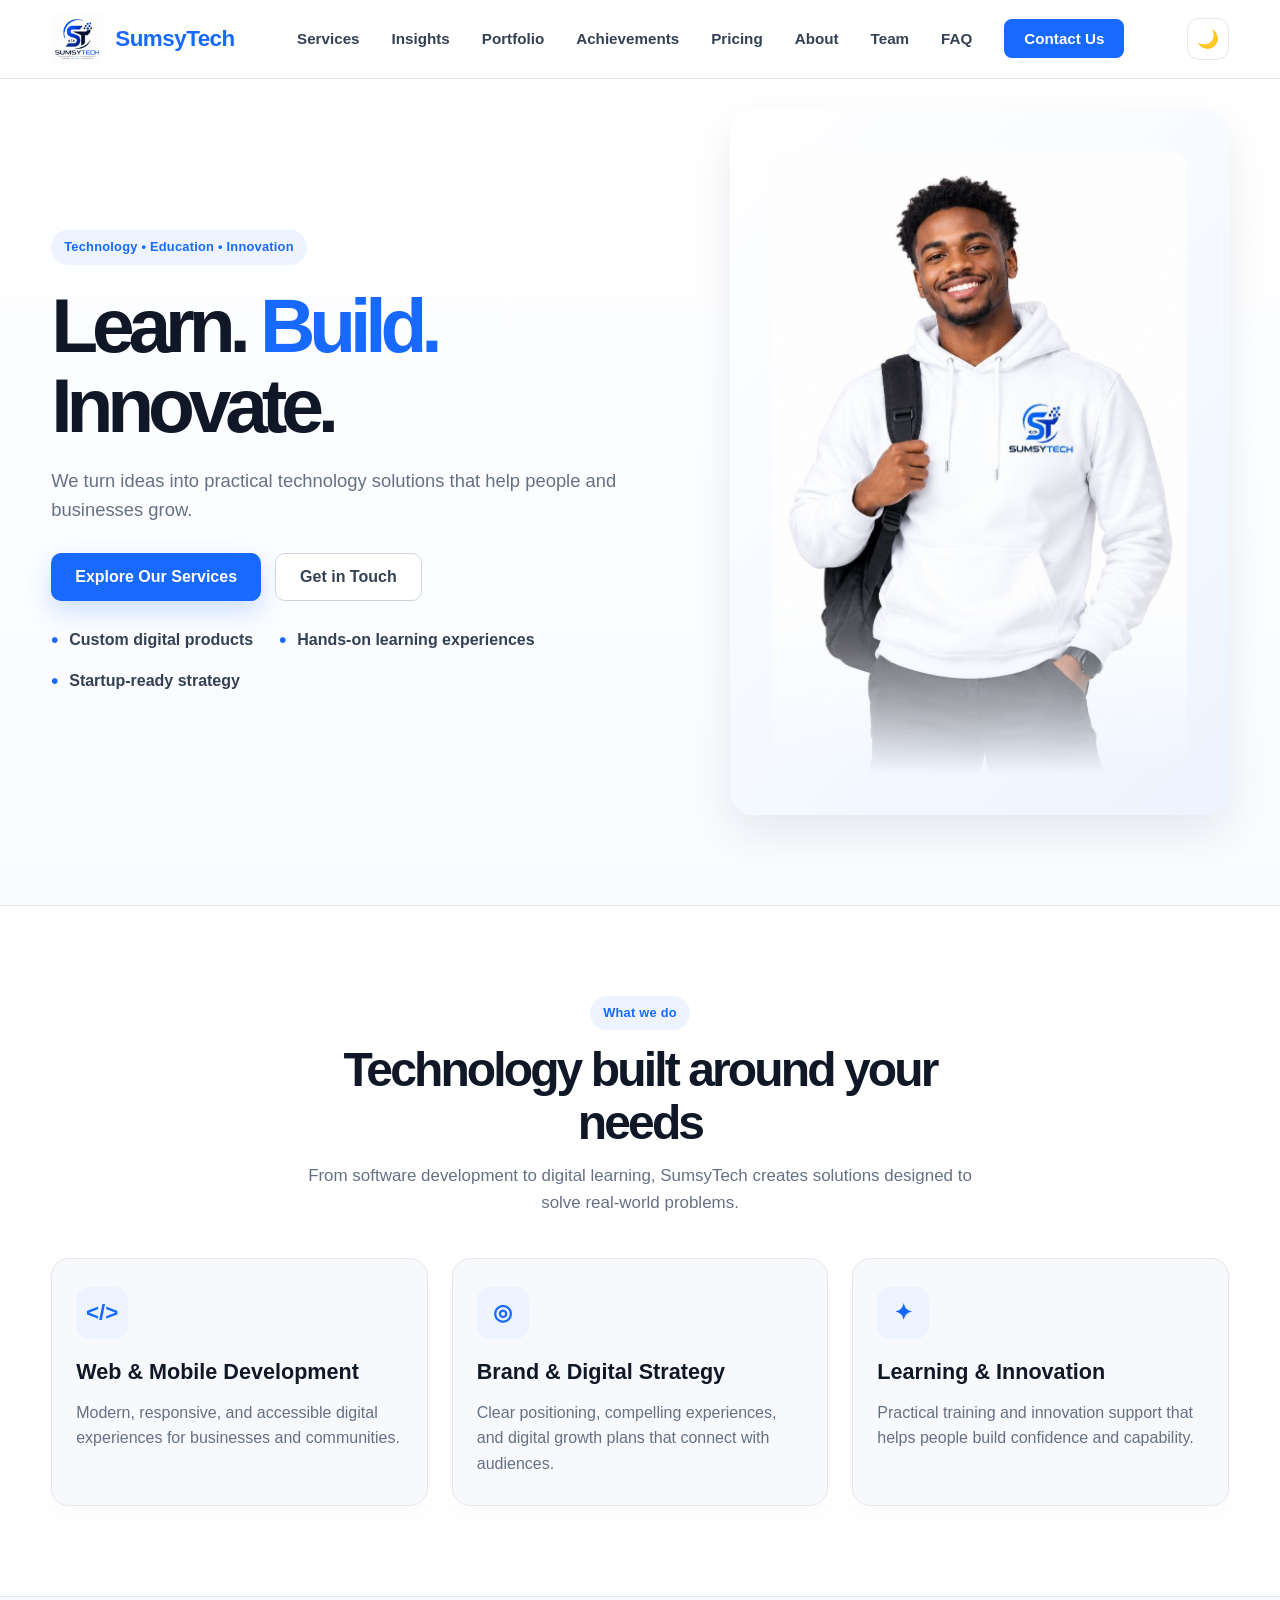
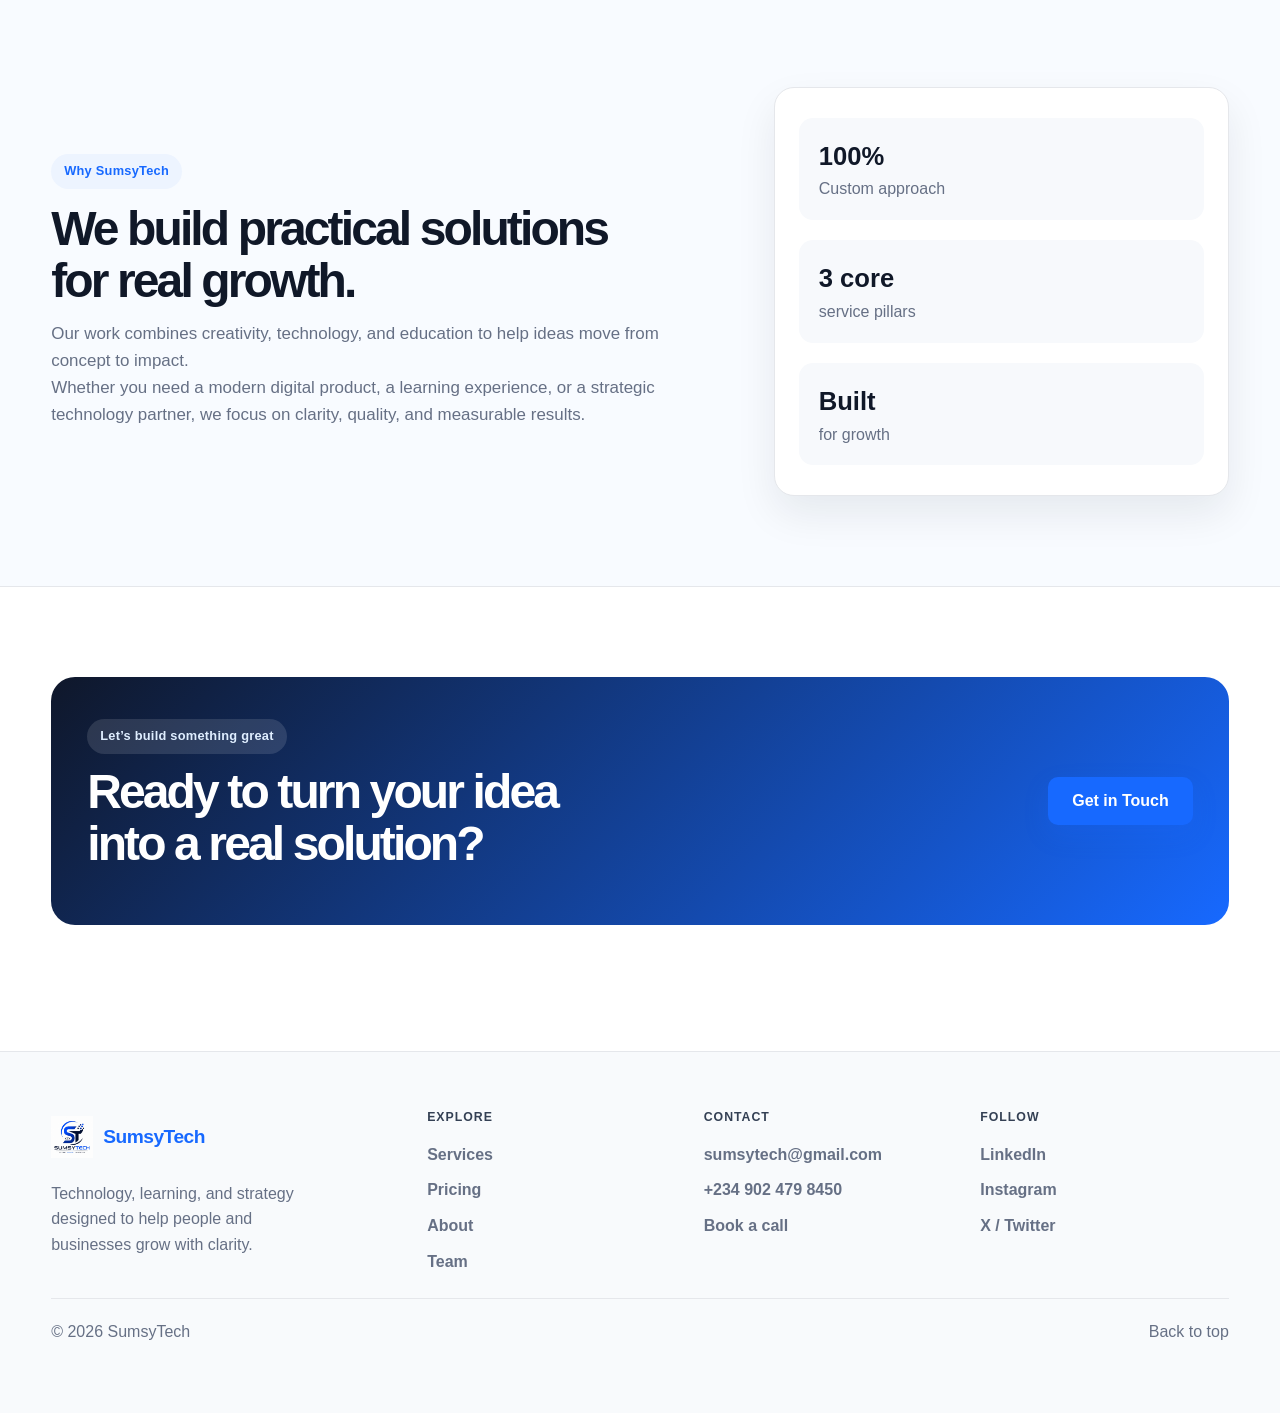
<file: index.html>
<!DOCTYPE html>
<html lang="en">
<head>
    <meta charset="UTF-8">
    <meta name="viewport" content="width=device-width, initial-scale=1.0">
    <title>SumsyTech | Learn. Build. Innovate.</title>
    <meta name="description" content="SumsyTech helps people and businesses grow through technology, education, and innovation.">
    <link rel="stylesheet" href="./index.css">
</head>
<body>
    <header>
        <div class="nav-container">
            <a href="./index.html" class="logo" aria-label="SumsyTech home">
                <img src="./hero/sumsytech.jpg" alt="SumsyTech logo">
                <span>SumsyTech</span>
            </a>

            <nav aria-label="Main navigation" class="desktop-nav">
                <ul>
                    <li><a href="./services.html">Services</a></li>
                    <li><a href="./insights.html">Insights</a></li>
                    <li><a href="./portfolio.html">Portfolio</a></li>
                    <li><a href="./achievements.html">Achievements</a></li>
                    <li><a href="./pricing.html">Pricing</a></li>
                    <li><a href="./about.html">About</a></li>
                    <li><a href="./team.html">Team</a></li>
                    <li><a href="./faq.html">FAQ</a></li>
                    <li><a href="./contact.html" class="nav-button">Contact Us</a></li>
                </ul>
            </nav>

            <button class="theme-toggle" type="button" aria-label="Toggle dark mode">🌙</button>

            <button class="mobile-menu-toggle" aria-label="Open menu" aria-expanded="false" aria-controls="mobileSidebar">
                <span></span>
                <span></span>
                <span></span>
            </button>
        </div>

        <div class="mobile-sidebar-overlay" aria-hidden="true"></div>

        <aside class="mobile-sidebar" id="mobileSidebar" aria-label="Mobile navigation" aria-hidden="true">
            <div class="mobile-sidebar-header">
                <a href="./index.html" class="logo" aria-label="SumsyTech home">
                    <img src="./hero/sumsytech.jpg" alt="SumsyTech logo">
                    <span>SumsyTech</span>
                </a>
                <button class="mobile-menu-close" aria-label="Close menu">×</button>
            </div>

            <button class="mobile-theme-toggle" type="button" aria-label="Toggle dark mode"></button>

            <nav aria-label="Mobile navigation links" class="mobile-nav">
                <ul>
                    <li><a href="./services.html">Services</a></li>
                    <li><a href="./insights.html">Insights</a></li>
                    <li><a href="./portfolio.html">Portfolio</a></li>
                    <li><a href="./achievements.html">Achievements</a></li>
                    <li><a href="./pricing.html">Pricing</a></li>
                    <li><a href="./about.html">About</a></li>
                    <li><a href="./team.html">Team</a></li>
                    <li><a href="./faq.html">FAQ</a></li>
                    <li><a href="./contact.html">Contact Us</a></li>
                </ul>
            </nav>
        </aside>
    </header>

    <main>
        <section class="hero" id="top">
            <div class="hero-container">
                <div class="hero-content">
                    <span class="eyebrow">Technology • Education • Innovation</span>
                    <h1>Learn. <span>Build.</span> Innovate.</h1>
                    <p>We turn ideas into practical technology solutions that help people and businesses grow.</p>

                    <div class="hero-buttons">
                        <a href="./services.html" class="btn btn-primary">Explore Our Services</a>
                        <a href="./contact.html" class="btn btn-secondary">Get in Touch</a>
                    </div>

                    <ul class="hero-points" aria-label="SumsyTech strengths">
                        <li>Custom digital products</li>
                        <li>Hands-on learning experiences</li>
                        <li>Startup-ready strategy</li>
                    </ul>
                </div>

                <div class="hero-logo" aria-label="SumsyTech technology symbol illustration">
                    <img src="./hero/sumsy-hero.jpg" alt="SumsyTech logo featuring the ST technology symbol">
                </div>
            </div>
        </section>

        <section class="services" id="services">
            <div class="container">
                <div class="section-heading">
                    <span class="kicker">What we do</span>
                    <h2>Technology built around your needs</h2>
                    <p>From software development to digital learning, SumsyTech creates solutions designed to solve real-world problems.</p>
                </div>

                <div class="service-grid">
                    <article class="service-card">
                        <div class="service-icon" aria-hidden="true">&lt;/&gt;</div>
                        <h3>Web &amp; Mobile Development</h3>
                        <p>Modern, responsive, and accessible digital experiences for businesses and communities.</p>
                    </article>

                    <article class="service-card">
                        <div class="service-icon" aria-hidden="true">◎</div>
                        <h3>Brand &amp; Digital Strategy</h3>
                        <p>Clear positioning, compelling experiences, and digital growth plans that connect with audiences.</p>
                    </article>

                    <article class="service-card">
                        <div class="service-icon" aria-hidden="true">✦</div>
                        <h3>Learning &amp; Innovation</h3>
                        <p>Practical training and innovation support that helps people build confidence and capability.</p>
                    </article>
                </div>
            </div>
        </section>

        <section class="about" id="about">
            <div class="container about-grid">
                <div class="about-copy">
                    <span class="kicker">Why SumsyTech</span>
                    <h2>We build practical solutions for real growth.</h2>
                    <p>Our work combines creativity, technology, and education to help ideas move from concept to impact.</p>
                    <p>Whether you need a modern digital product, a learning experience, or a strategic technology partner, we focus on clarity, quality, and measurable results.</p>
                </div>

                <div class="about-panel" aria-label="SumsyTech impact statistics">
                    <div>
                        <strong>100%</strong>
                        <span>Custom approach</span>
                    </div>
                    <div>
                        <strong>3 core</strong>
                        <span>service pillars</span>
                    </div>
                    <div>
                        <strong>Built</strong>
                        <span>for growth</span>
                    </div>
                </div>
            </div>
        </section>

        <section class="cta" id="contact">
            <div class="container cta-box">
                <div>
                    <span class="kicker">Let’s build something great</span>
                    <h2>Ready to turn your idea into a real solution?</h2>
                </div>
                <a href="mailto:sumsytech@gmail.com" class="btn btn-primary">Get in Touch</a>
            </div>
        </section>
    </main>

    <footer class="site-footer">
        <div class="container footer-grid">
            <div class="footer-brand">
                <a href="#top" class="logo" aria-label="SumsyTech home">
                    <img src="./hero/sumsytech.jpg" alt="SumsyTech logo">
                    <span>SumsyTech</span>
                </a>
                <p>Technology, learning, and strategy designed to help people and businesses grow with clarity.</p>
            </div>

            <div class="footer-links">
                <h4>Explore</h4>
                <ul>
                    <li><a href="./services.html">Services</a></li>
                    <li><a href="./pricing.html">Pricing</a></li>
                    <li><a href="./about.html">About</a></li>
                    <li><a href="./team.html">Team</a></li>
                </ul>
            </div>

            <div class="footer-links">
                <h4>Contact</h4>
                <ul>
                    <li><a href="mailto:sumsytech@gmail.com">sumsytech@gmail.com</a></li>
                    <li><a href="tel:+2349024798450">+234 902 479 8450</a></li>
                    <li><a href="./contact.html">Book a call</a></li>
                </ul>
            </div>

            <div class="footer-links">
                <h4>Follow</h4>
                <ul>
                    <li><a href="https://www.linkedin.com" target="_blank" rel="noreferrer">LinkedIn</a></li>
                    <li><a href="https://www.instagram.com" target="_blank" rel="noreferrer">Instagram</a></li>
                    <li><a href="https://x.com" target="_blank" rel="noreferrer">X / Twitter</a></li>
                </ul>
            </div>
        </div>

        <div class="container footer-bottom">
            <p>© 2026 SumsyTech</p>
            <a href="#top">Back to top</a>
        </div>
    </footer>

    <script>
        const menuToggle = document.querySelector('.mobile-menu-toggle');
        const mobileSidebar = document.querySelector('.mobile-sidebar');
        const overlay = document.querySelector('.mobile-sidebar-overlay');
        const closeButton = document.querySelector('.mobile-menu-close');
        const themeToggle = document.querySelector('.theme-toggle');

        const savedTheme = localStorage.getItem('sumsytech-theme');
        const mobileThemeToggle = document.querySelector('.mobile-theme-toggle');
        if (mobileThemeToggle) {
            mobileThemeToggle.addEventListener('click', () => {
                const isDark = document.body.classList.toggle('dark-theme');
                localStorage.setItem('sumsytech-theme', isDark ? 'dark' : 'light');
                if (themeToggle) {
                    themeToggle.textContent = isDark ? '☀️' : '🌙';
                    themeToggle.setAttribute('aria-label', isDark ? 'Switch to light mode' : 'Switch to dark mode');
                }
            });
        }
        if (savedTheme === 'dark') {
            document.body.classList.add('dark-theme');
            if (themeToggle) themeToggle.textContent = '☀️';
        }

        function toggleSidebar() {
            const isOpen = mobileSidebar.classList.contains('open');
            mobileSidebar.classList.toggle('open', !isOpen);
            overlay.classList.toggle('active', !isOpen);
            menuToggle.setAttribute('aria-expanded', String(!isOpen));
            mobileSidebar.setAttribute('aria-hidden', String(isOpen));
        }

        if (menuToggle) {
            menuToggle.addEventListener('click', toggleSidebar);
        }

        if (closeButton) {
            closeButton.addEventListener('click', toggleSidebar);
        }

        if (overlay) {
            overlay.addEventListener('click', toggleSidebar);
        }

        if (themeToggle) {
            themeToggle.addEventListener('click', () => {
                const isDark = document.body.classList.toggle('dark-theme');
                localStorage.setItem('sumsytech-theme', isDark ? 'dark' : 'light');
                themeToggle.textContent = isDark ? '☀️' : '🌙';
                themeToggle.setAttribute('aria-label', isDark ? 'Switch to light mode' : 'Switch to dark mode');
            });
        }

        document.querySelectorAll('.mobile-nav a').forEach(link => {
            link.addEventListener('click', () => {
                mobileSidebar.classList.remove('open');
                overlay.classList.remove('active');
                menuToggle.setAttribute('aria-expanded', 'false');
                mobileSidebar.setAttribute('aria-hidden', 'true');
            });
        });
    </script>
</body>
</html>
</file>
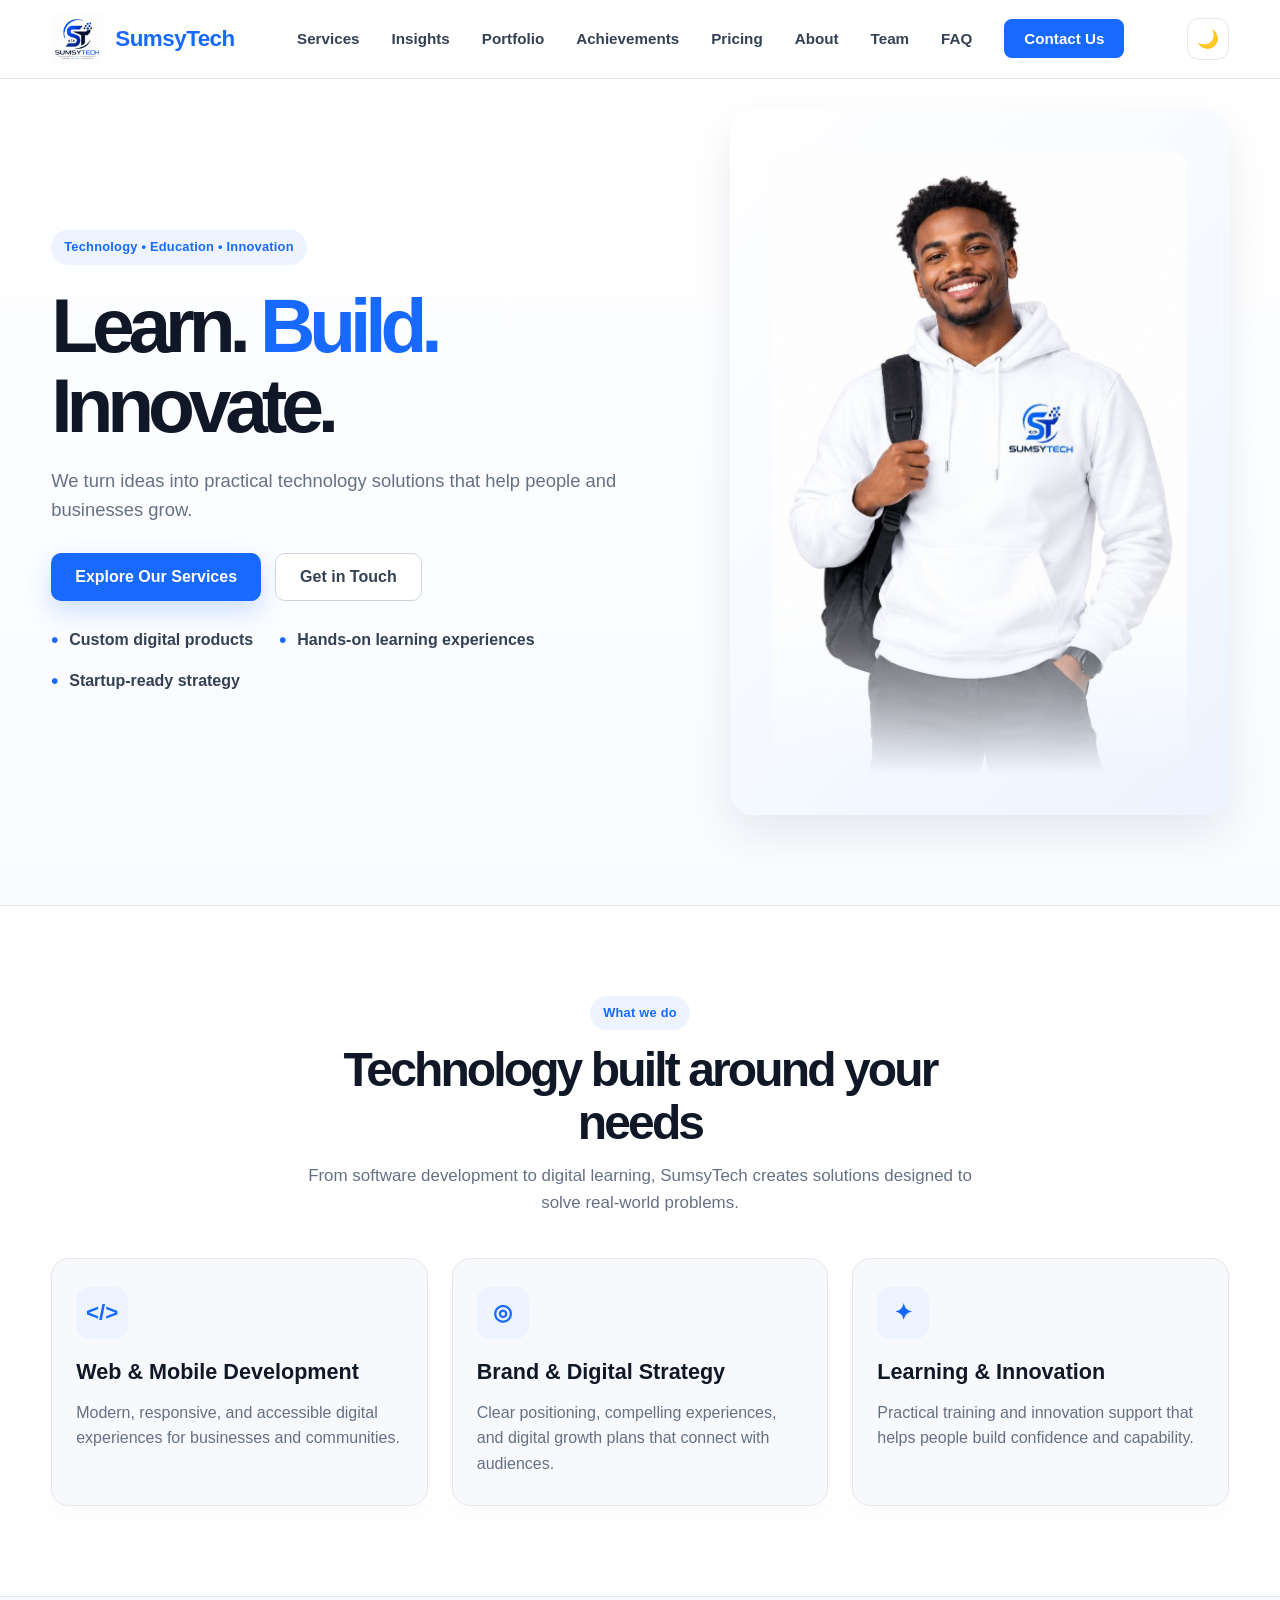
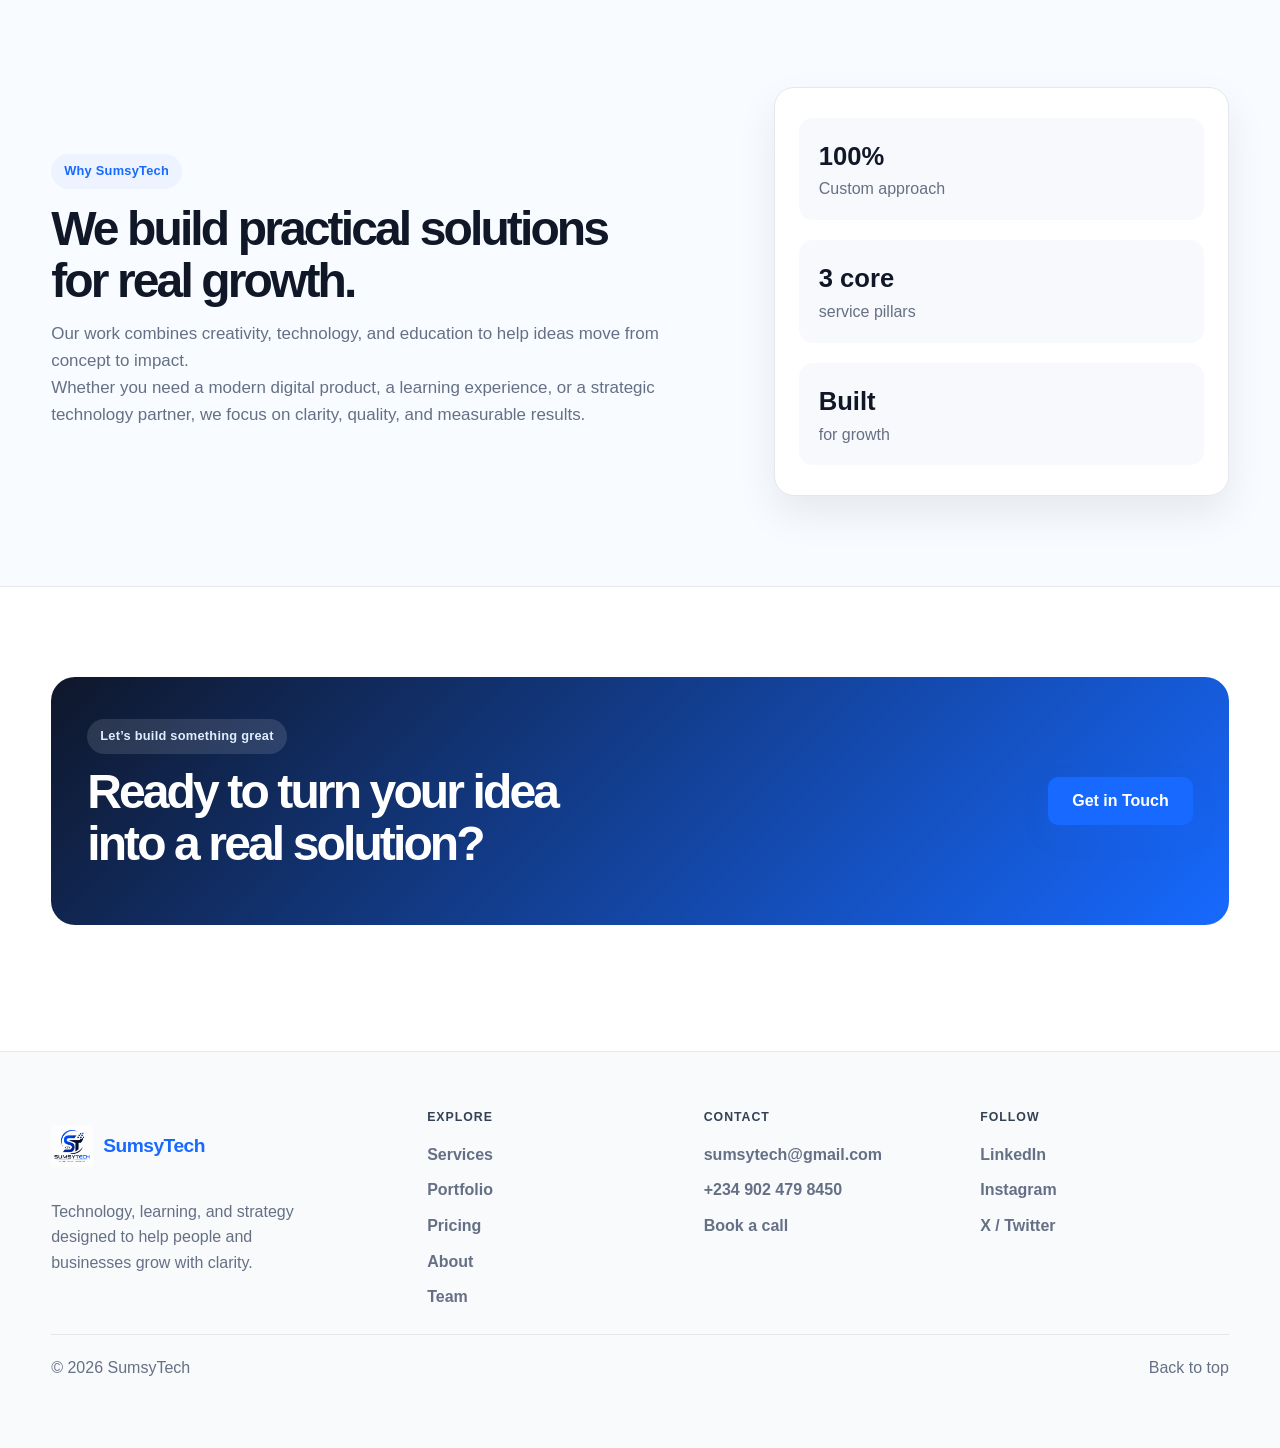
<file: hero/index.html>
<!DOCTYPE html>
<html lang="en">
<head>
    <meta charset="UTF-8">
    <meta name="viewport" content="width=device-width, initial-scale=1.0">
    <title>SumsyTech | Learn. Build. Innovate.</title>
    <meta name="description" content="SumsyTech helps people and businesses grow through technology, education, and innovation.">
    <link rel="stylesheet" href="../index.css">
</head>
<body>
    <header>
        <div class="nav-container">
            <a href="./index.html" class="logo" aria-label="SumsyTech home">
                <img src="./sumsytech.jpg" alt="SumsyTech logo">
                <span>SumsyTech</span>
            </a>

            <nav aria-label="Main navigation" class="desktop-nav">
                <ul>
                    <li><a href="../services.html">Services</a></li>
                    <li><a href="../insights.html">Insights</a></li>
                    <li><a href="../portfolio.html">Portfolio</a></li>
                    <li><a href="../achievements.html">Achievements</a></li>
                    <li><a href="../pricing.html">Pricing</a></li>
                    <li><a href="../about.html">About</a></li>
                    <li><a href="../team.html">Team</a></li>
                    <li><a href="../faq.html">FAQ</a></li>
                    <li><a href="../contact.html" class="nav-button">Contact Us</a></li>
                </ul>
            </nav>

            <button class="theme-toggle" type="button" aria-label="Toggle dark mode">🌙</button>

            <button class="mobile-menu-toggle" aria-label="Open menu" aria-expanded="false" aria-controls="mobileSidebar">
                <span></span>
                <span></span>
                <span></span>
            </button>
        </div>

        <div class="mobile-sidebar-overlay" aria-hidden="true"></div>

        <aside class="mobile-sidebar" id="mobileSidebar" aria-label="Mobile navigation" aria-hidden="true">
            <div class="mobile-sidebar-header">
                <a href="./index.html" class="logo" aria-label="SumsyTech home">
                    <img src="./sumsytech.jpg" alt="SumsyTech logo">
                    <span>SumsyTech</span>
                </a>
                <button class="mobile-menu-close" aria-label="Close menu">×</button>
            </div>

            <button class="mobile-theme-toggle" type="button" aria-label="Toggle dark mode"></button>

            <nav aria-label="Mobile navigation links" class="mobile-nav">
                <ul>
                    <li><a href="../services.html">Services</a></li>
                    <li><a href="../insights.html">Insights</a></li>
                    <li><a href="../portfolio.html">Portfolio</a></li>
                    <li><a href="../achievements.html">Achievements</a></li>
                    <li><a href="../pricing.html">Pricing</a></li>
                    <li><a href="../about.html">About</a></li>
                    <li><a href="../team.html">Team</a></li>
                    <li><a href="../faq.html">FAQ</a></li>
                    <li><a href="../contact.html">Contact Us</a></li>
                </ul>
            </nav>
        </aside>
    </header>

    <main>
        <section class="hero" id="top">
            <div class="hero-container">
                <div class="hero-content">
                    <span class="eyebrow">Technology • Education • Innovation</span>
                    <h1>Learn. <span>Build.</span> Innovate.</h1>
                    <p>We turn ideas into practical technology solutions that help people and businesses grow.</p>

                    <div class="hero-buttons">
                        <a href="../services.html" class="btn btn-primary">Explore Our Services</a>
                        <a href="../contact.html" class="btn btn-secondary">Get in Touch</a>
                    </div>

                    <ul class="hero-points" aria-label="SumsyTech strengths">
                        <li>Custom digital products</li>
                        <li>Hands-on learning experiences</li>
                        <li>Startup-ready strategy</li>
                    </ul>
                </div>

                <div class="hero-logo" aria-label="SumsyTech technology symbol illustration">
                    <img src="./sumsy-hero.jpg" alt="SumsyTech logo featuring the ST technology symbol">
                </div>
            </div>
        </section>

        <section class="services" id="services">
            <div class="container">
                <div class="section-heading">
                    <span class="kicker">What we do</span>
                    <h2>Technology built around your needs</h2>
                    <p>From software development to digital learning, SumsyTech creates solutions designed to solve real-world problems.</p>
                </div>

                <div class="service-grid">
                    <article class="service-card">
                        <div class="service-icon" aria-hidden="true">&lt;/&gt;</div>
                        <h3>Web &amp; Mobile Development</h3>
                        <p>Modern, responsive, and accessible digital experiences for businesses and communities.</p>
                    </article>

                    <article class="service-card">
                        <div class="service-icon" aria-hidden="true">◎</div>
                        <h3>Brand &amp; Digital Strategy</h3>
                        <p>Clear positioning, compelling experiences, and digital growth plans that connect with audiences.</p>
                    </article>

                    <article class="service-card">
                        <div class="service-icon" aria-hidden="true">✦</div>
                        <h3>Learning &amp; Innovation</h3>
                        <p>Practical training and innovation support that helps people build confidence and capability.</p>
                    </article>
                </div>
            </div>
        </section>

        <section class="about" id="about">
            <div class="container about-grid">
                <div class="about-copy">
                    <span class="kicker">Why SumsyTech</span>
                    <h2>We build practical solutions for real growth.</h2>
                    <p>Our work combines creativity, technology, and education to help ideas move from concept to impact.</p>
                    <p>Whether you need a modern digital product, a learning experience, or a strategic technology partner, we focus on clarity, quality, and measurable results.</p>
                </div>

                <div class="about-panel" aria-label="SumsyTech impact statistics">
                    <div>
                        <strong>100%</strong>
                        <span>Custom approach</span>
                    </div>
                    <div>
                        <strong>3 core</strong>
                        <span>service pillars</span>
                    </div>
                    <div>
                        <strong>Built</strong>
                        <span>for growth</span>
                    </div>
                </div>
            </div>
        </section>

        <section class="cta" id="contact">
            <div class="container cta-box">
                <div>
                    <span class="kicker">Let’s build something great</span>
                    <h2>Ready to turn your idea into a real solution?</h2>
                </div>
                <a href="mailto:sumsytech@gmail.com" class="btn btn-primary">Get in Touch</a>
            </div>
        </section>
    </main>

    <footer class="site-footer">
        <div class="container footer-grid">
            <div class="footer-brand">
                <a href="#top" class="logo" aria-label="SumsyTech home">
                    <img src="./sumsytech.jpg" alt="SumsyTech logo">
                    <span>SumsyTech</span>
                </a>
                <p>Technology, learning, and strategy designed to help people and businesses grow with clarity.</p>
            </div>

            <div class="footer-links">
                <h4>Explore</h4>
                <ul>
                    <li><a href="../services.html">Services</a></li>
                    <li><a href="../portfolio.html">Portfolio</a></li>
                    <li><a href="../pricing.html">Pricing</a></li>
                    <li><a href="../about.html">About</a></li>
                    <li><a href="../team.html">Team</a></li>
                </ul>
            </div>

            <div class="footer-links">
                <h4>Contact</h4>
                <ul>
                    <li><a href="mailto:sumsytech@gmail.com">sumsytech@gmail.com</a></li>
                    <li><a href="tel:+2349024798450">+234 902 479 8450</a></li>
                    <li><a href="../contact.html">Book a call</a></li>
                </ul>
            </div>

            <div class="footer-links">
                <h4>Follow</h4>
                <ul>
                    <li><a href="https://www.linkedin.com" target="_blank" rel="noreferrer">LinkedIn</a></li>
                    <li><a href="https://www.instagram.com" target="_blank" rel="noreferrer">Instagram</a></li>
                    <li><a href="https://x.com" target="_blank" rel="noreferrer">X / Twitter</a></li>
                </ul>
            </div>
        </div>

        <div class="container footer-bottom">
            <p>© 2026 SumsyTech</p>
            <a href="#top">Back to top</a>
        </div>
    </footer>

    <script>
        const menuToggle = document.querySelector('.mobile-menu-toggle');
        const mobileSidebar = document.querySelector('.mobile-sidebar');
        const overlay = document.querySelector('.mobile-sidebar-overlay');
        const closeButton = document.querySelector('.mobile-menu-close');
        const themeToggle = document.querySelector('.theme-toggle');

        const savedTheme = localStorage.getItem('sumsytech-theme');
        const mobileThemeToggle = document.querySelector('.mobile-theme-toggle');
        if (mobileThemeToggle) {
            mobileThemeToggle.addEventListener('click', () => {
                const isDark = document.body.classList.toggle('dark-theme');
                localStorage.setItem('sumsytech-theme', isDark ? 'dark' : 'light');
                if (themeToggle) {
                    themeToggle.textContent = isDark ? '☀️' : '🌙';
                    themeToggle.setAttribute('aria-label', isDark ? 'Switch to light mode' : 'Switch to dark mode');
                }
            });
        }
        if (savedTheme === 'dark') {
            document.body.classList.add('dark-theme');
            if (themeToggle) themeToggle.textContent = '☀️';
        }

        function toggleSidebar() {
            const isOpen = mobileSidebar.classList.contains('open');
            mobileSidebar.classList.toggle('open', !isOpen);
            overlay.classList.toggle('active', !isOpen);
            menuToggle.setAttribute('aria-expanded', String(!isOpen));
            mobileSidebar.setAttribute('aria-hidden', String(isOpen));
        }

        if (menuToggle) {
            menuToggle.addEventListener('click', toggleSidebar);
        }

        if (closeButton) {
            closeButton.addEventListener('click', toggleSidebar);
        }

        if (overlay) {
            overlay.addEventListener('click', toggleSidebar);
        }

        if (themeToggle) {
            themeToggle.addEventListener('click', () => {
                const isDark = document.body.classList.toggle('dark-theme');
                localStorage.setItem('sumsytech-theme', isDark ? 'dark' : 'light');
                themeToggle.textContent = isDark ? '☀️' : '🌙';
                themeToggle.setAttribute('aria-label', isDark ? 'Switch to light mode' : 'Switch to dark mode');
            });
        }

        document.querySelectorAll('.mobile-nav a').forEach(link => {
            link.addEventListener('click', () => {
                mobileSidebar.classList.remove('open');
                overlay.classList.remove('active');
                menuToggle.setAttribute('aria-expanded', 'false');
                mobileSidebar.setAttribute('aria-hidden', 'true');
            });
        });
    </script>
</body>
</html>
</file>
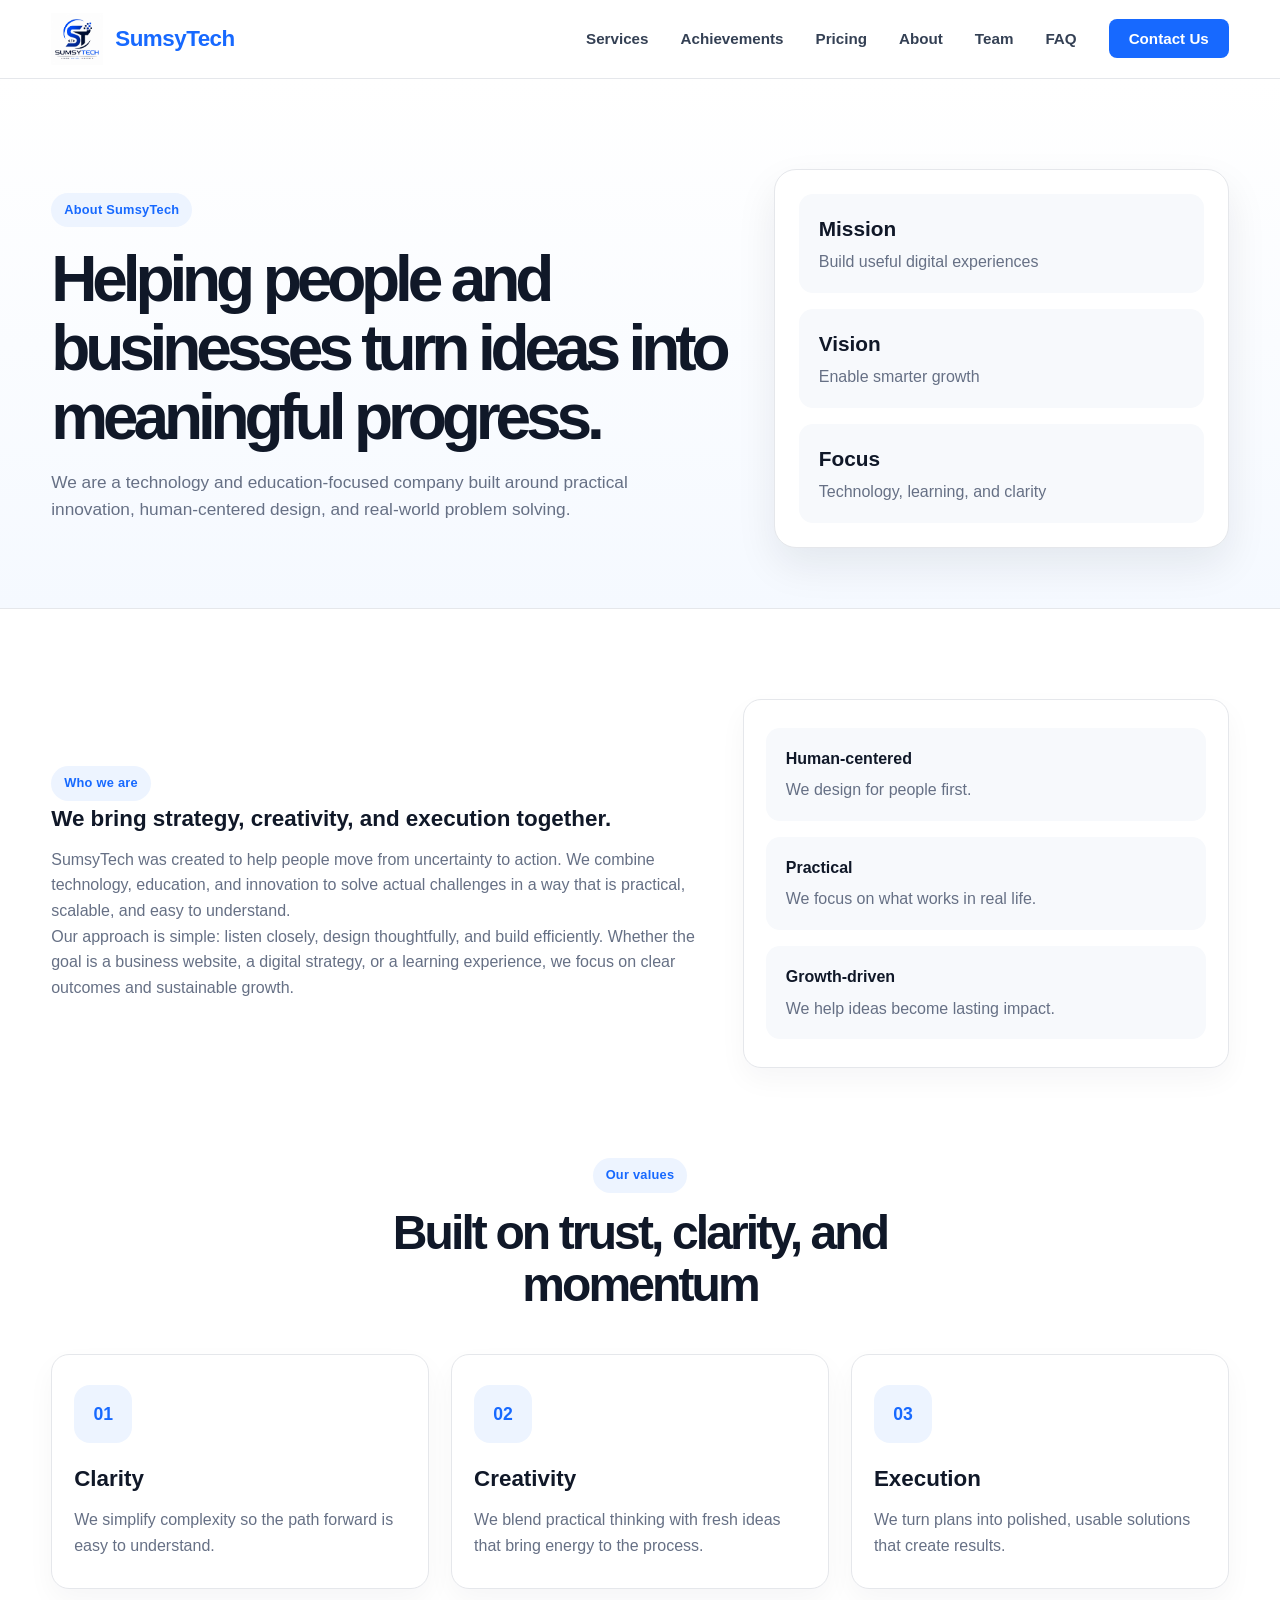
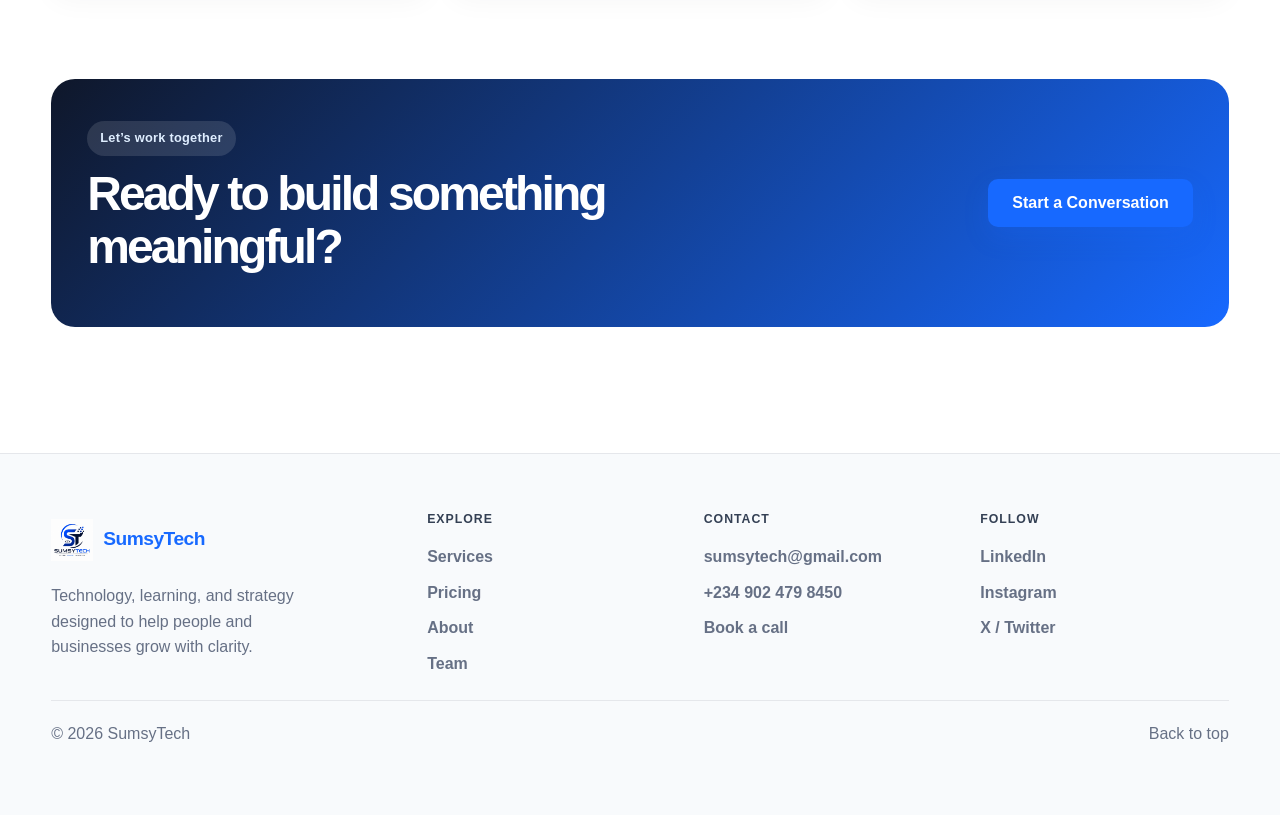
<file: about.html>
<!DOCTYPE html>
<html lang="en">
<head>
    <meta charset="UTF-8">
    <meta name="viewport" content="width=device-width, initial-scale=1.0">
    <title>SumsyTech | About</title>
    <meta name="description" content="Learn about SumsyTech, our mission, values, and the people-driven approach behind every solution.">
    <link rel="stylesheet" href="./index.css">
</head>
<body>
    <header>
        <div class="nav-container">
            <a href="./hero/index.html" class="logo" aria-label="SumsyTech home">
                <img src="./hero/sumsytech.jpg" alt="SumsyTech logo">
                <span>SumsyTech</span>
            </a>

            <nav aria-label="Main navigation" class="desktop-nav">
                <ul>
                    <li><a href="./services.html">Services</a></li>
                    <li><a href="./achievements.html">Achievements</a></li>
                    <li><a href="./pricing.html">Pricing</a></li>
                    <li><a href="./about.html">About</a></li>
                    <li><a href="./team.html">Team</a></li>
                       <li><a href="./faq.html">FAQ</a></li>
                    <li><a href="./contact.html" class="nav-button">Contact Us</a></li>
                </ul>
            </nav>

            <button class="mobile-menu-toggle" aria-label="Open menu" aria-expanded="false" aria-controls="mobileSidebar">
                <span></span>
                <span></span>
                <span></span>
            </button>
        </div>

        <div class="mobile-sidebar-overlay" aria-hidden="true"></div>

        <aside class="mobile-sidebar" id="mobileSidebar" aria-label="Mobile navigation" aria-hidden="true">
            <div class="mobile-sidebar-header">
                <a href="./hero/index.html" class="logo" aria-label="SumsyTech home">
                    <img src="./hero/sumsytech.jpg" alt="SumsyTech logo">
                    <span>SumsyTech</span>
                </a>
                <button class="mobile-menu-close" aria-label="Close menu">×</button>
            </div>

            <button class="mobile-theme-toggle" type="button" aria-label="Toggle dark mode"></button>

            <nav aria-label="Mobile navigation links" class="mobile-nav">
                <ul>
                    <li><a href="./services.html">Services</a></li>
                    <li><a href="./insights.html">Insights</a></li>
                    <li><a href="./portfolio.html">Portfolio</a></li>
                    <li><a href="./achievements.html">Achievements</a></li>
                    <li><a href="./pricing.html">Pricing</a></li>
                    <li><a href="./about.html">About</a></li>
                    <li><a href="./team.html">Team</a></li>
                    <li><a href="./faq.html">FAQ</a></li>
                    <li><a href="./contact.html">Contact Us</a></li>
                </ul>
            </nav>
        </aside>
    </header>

    <main id="top">
        <section class="page-hero about-page-hero">
            <div class="container page-hero-inner">
                <div>
                    <span class="kicker">About SumsyTech</span>
                    <h1>Helping people and businesses turn ideas into meaningful progress.</h1>
                    <p>We are a technology and education-focused company built around practical innovation, human-centered design, and real-world problem solving.</p>
                </div>
                <div class="mini-panel">
                    <div>
                        <strong>Mission</strong>
                        <span>Build useful digital experiences</span>
                    </div>
                    <div>
                        <strong>Vision</strong>
                        <span>Enable smarter growth</span>
                    </div>
                    <div>
                        <strong>Focus</strong>
                        <span>Technology, learning, and clarity</span>
                    </div>
                </div>
            </div>
        </section>

        <section class="story-section">
            <div class="container story-grid">
                <div class="story-copy">
                    <span class="kicker">Who we are</span>
                    <h2>We bring strategy, creativity, and execution together.</h2>
                    <p>SumsyTech was created to help people move from uncertainty to action. We combine technology, education, and innovation to solve actual challenges in a way that is practical, scalable, and easy to understand.</p>
                    <p>Our approach is simple: listen closely, design thoughtfully, and build efficiently. Whether the goal is a business website, a digital strategy, or a learning experience, we focus on clear outcomes and sustainable growth.</p>
                </div>

                <div class="story-panel">
                    <div>
                        <strong>Human-centered</strong>
                        <span>We design for people first.</span>
                    </div>
                    <div>
                        <strong>Practical</strong>
                        <span>We focus on what works in real life.</span>
                    </div>
                    <div>
                        <strong>Growth-driven</strong>
                        <span>We help ideas become lasting impact.</span>
                    </div>
                </div>
            </div>
        </section>

        <section class="values-section">
            <div class="container">
                <div class="section-heading">
                    <span class="kicker">Our values</span>
                    <h2>Built on trust, clarity, and momentum</h2>
                </div>

                <div class="value-grid">
                    <article class="value-card">
                        <div class="service-icon" aria-hidden="true">01</div>
                        <h3>Clarity</h3>
                        <p>We simplify complexity so the path forward is easy to understand.</p>
                    </article>

                    <article class="value-card">
                        <div class="service-icon" aria-hidden="true">02</div>
                        <h3>Creativity</h3>
                        <p>We blend practical thinking with fresh ideas that bring energy to the process.</p>
                    </article>

                    <article class="value-card">
                        <div class="service-icon" aria-hidden="true">03</div>
                        <h3>Execution</h3>
                        <p>We turn plans into polished, usable solutions that create results.</p>
                    </article>
                </div>
            </div>
        </section>

        <section class="cta" id="contact">
            <div class="container cta-box">
                <div>
                    <span class="kicker">Let’s work together</span>
                    <h2>Ready to build something meaningful?</h2>
                </div>
                <a href="./contact.html" class="btn btn-primary">Start a Conversation</a>
            </div>
        </section>
    </main>

    <footer class="site-footer">
        <div class="container footer-grid">
            <div class="footer-brand">
                <a href="#top" class="logo" aria-label="SumsyTech home">
                    <img src="./hero/sumsytech.jpg" alt="SumsyTech logo">
                    <span>SumsyTech</span>
                </a>
                <p>Technology, learning, and strategy designed to help people and businesses grow with clarity.</p>
            </div>

            <div class="footer-links">
                <h4>Explore</h4>
                <ul>
                    <li><a href="./services.html">Services</a></li>
                    <li><a href="./pricing.html">Pricing</a></li>
                    <li><a href="./about.html">About</a></li>
                    <li><a href="./team.html">Team</a></li>
                </ul>
            </div>

            <div class="footer-links">
                <h4>Contact</h4>
                <ul>
                    <li><a href="mailto:sumsytech@gmail.com">sumsytech@gmail.com</a></li>
                    <li><a href="tel:+2349024798450">+234 902 479 8450</a></li>
                    <li><a href="./contact.html">Book a call</a></li>
                </ul>
            </div>

            <div class="footer-links">
                <h4>Follow</h4>
                <ul>
                    <li><a href="https://www.linkedin.com" target="_blank" rel="noreferrer">LinkedIn</a></li>
                    <li><a href="https://www.instagram.com" target="_blank" rel="noreferrer">Instagram</a></li>
                    <li><a href="https://x.com" target="_blank" rel="noreferrer">X / Twitter</a></li>
                </ul>
            </div>
        </div>

        <div class="container footer-bottom">
            <p>© 2026 SumsyTech</p>
            <a href="#top">Back to top</a>
        </div>
    </footer>

    <script>
        const menuToggle = document.querySelector('.mobile-menu-toggle');
        const mobileSidebar = document.querySelector('.mobile-sidebar');
        const overlay = document.querySelector('.mobile-sidebar-overlay');
        const closeButton = document.querySelector('.mobile-menu-close');
        const themeToggle = document.querySelector('.theme-toggle');

        const savedTheme = localStorage.getItem('sumsytech-theme');
        const mobileThemeToggle = document.querySelector('.mobile-theme-toggle');
        if (mobileThemeToggle) {
            mobileThemeToggle.addEventListener('click', () => {
                const isDark = document.body.classList.toggle('dark-theme');
                localStorage.setItem('sumsytech-theme', isDark ? 'dark' : 'light');
                if (themeToggle) {
                    themeToggle.textContent = isDark ? '☀️' : '🌙';
                    themeToggle.setAttribute('aria-label', isDark ? 'Switch to light mode' : 'Switch to dark mode');
                }
            });
        }
        if (savedTheme === 'dark') {
            document.body.classList.add('dark-theme');
            if (themeToggle) themeToggle.textContent = '☀️';
        }

        function toggleSidebar() {
            const isOpen = mobileSidebar.classList.contains('open');
            mobileSidebar.classList.toggle('open', !isOpen);
            overlay.classList.toggle('active', !isOpen);
            menuToggle.setAttribute('aria-expanded', String(!isOpen));
            mobileSidebar.setAttribute('aria-hidden', String(isOpen));
        }

        if (menuToggle) {
            menuToggle.addEventListener('click', toggleSidebar);
        }

        if (closeButton) {
            closeButton.addEventListener('click', toggleSidebar);
        }

        if (overlay) {
            overlay.addEventListener('click', toggleSidebar);
        }

        if (themeToggle) {
            themeToggle.addEventListener('click', () => {
                const isDark = document.body.classList.toggle('dark-theme');
                localStorage.setItem('sumsytech-theme', isDark ? 'dark' : 'light');
                themeToggle.textContent = isDark ? '☀️' : '🌙';
                themeToggle.setAttribute('aria-label', isDark ? 'Switch to light mode' : 'Switch to dark mode');
            });
        }

        document.querySelectorAll('.mobile-nav a').forEach(link => {
            link.addEventListener('click', () => {
                mobileSidebar.classList.remove('open');
                overlay.classList.remove('active');
                menuToggle.setAttribute('aria-expanded', 'false');
                mobileSidebar.setAttribute('aria-hidden', 'true');
            });
        });
    </script>
</body>
</html>
</file>
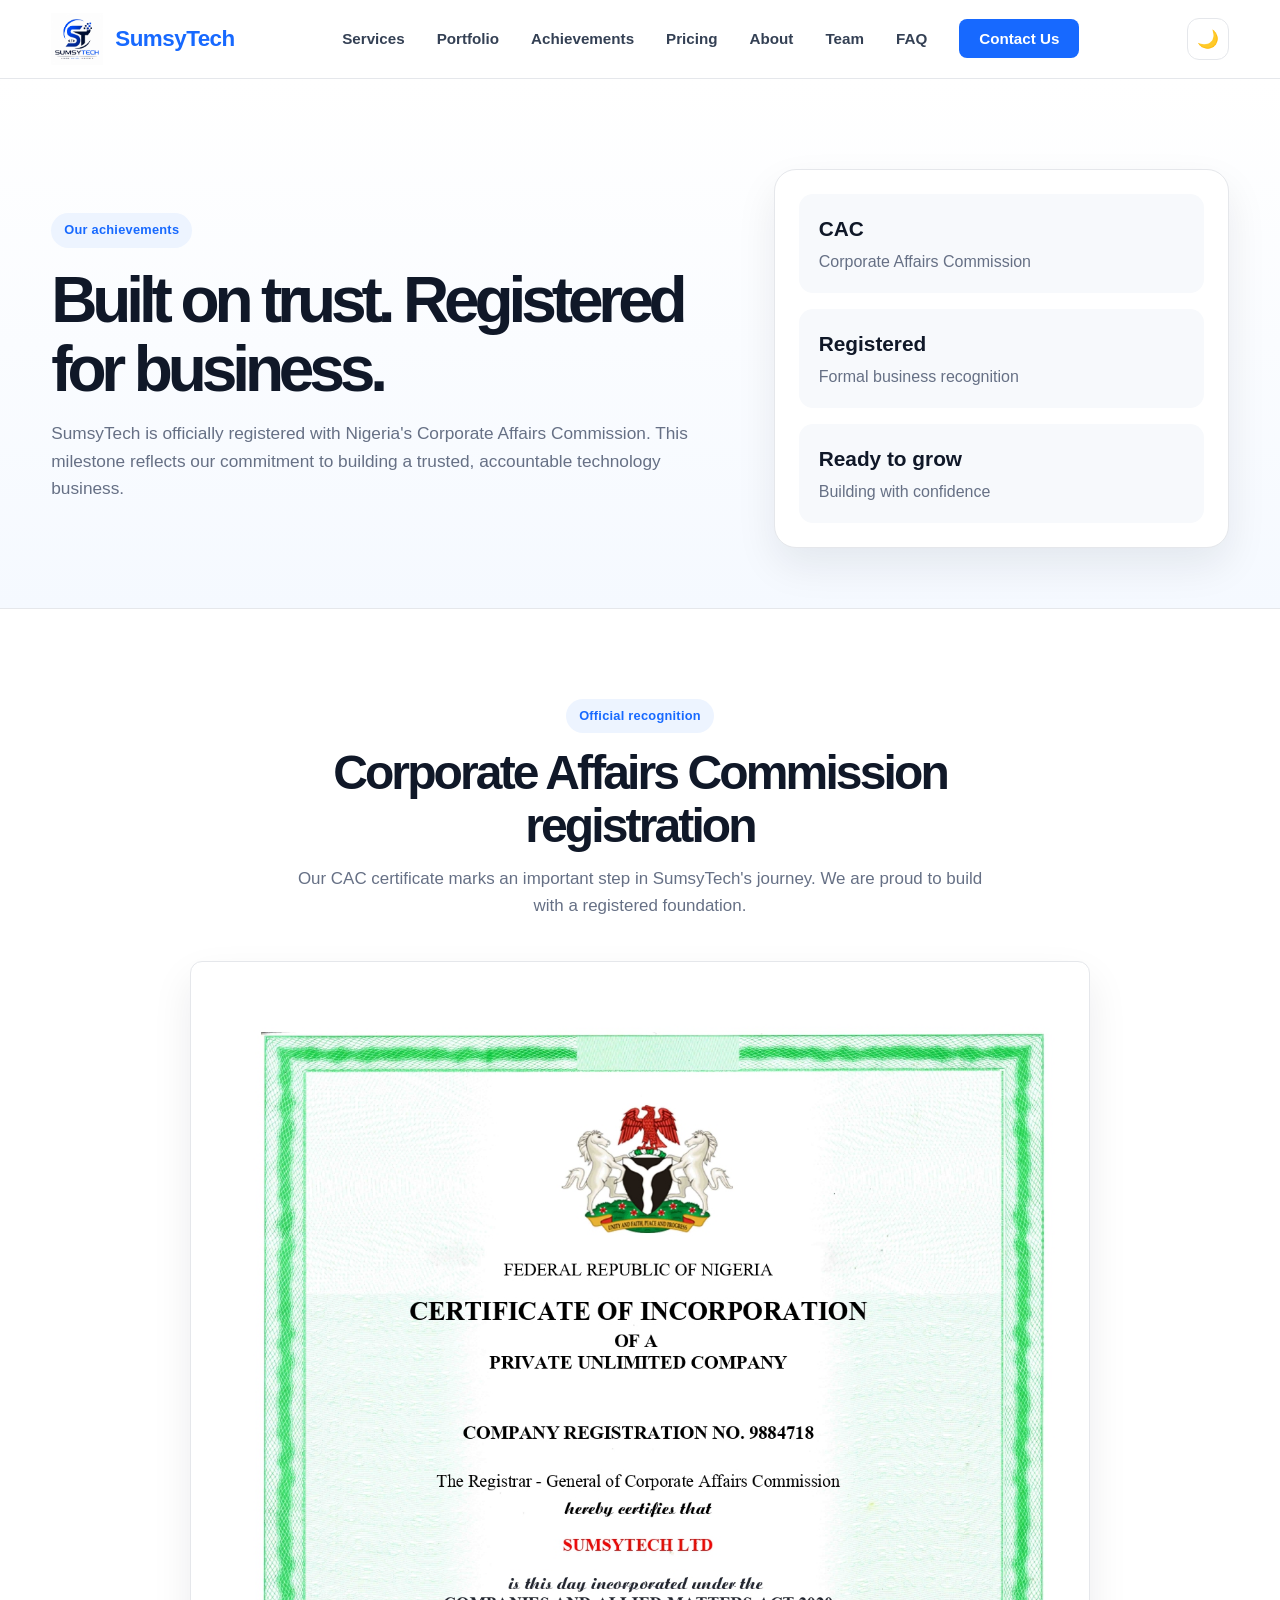
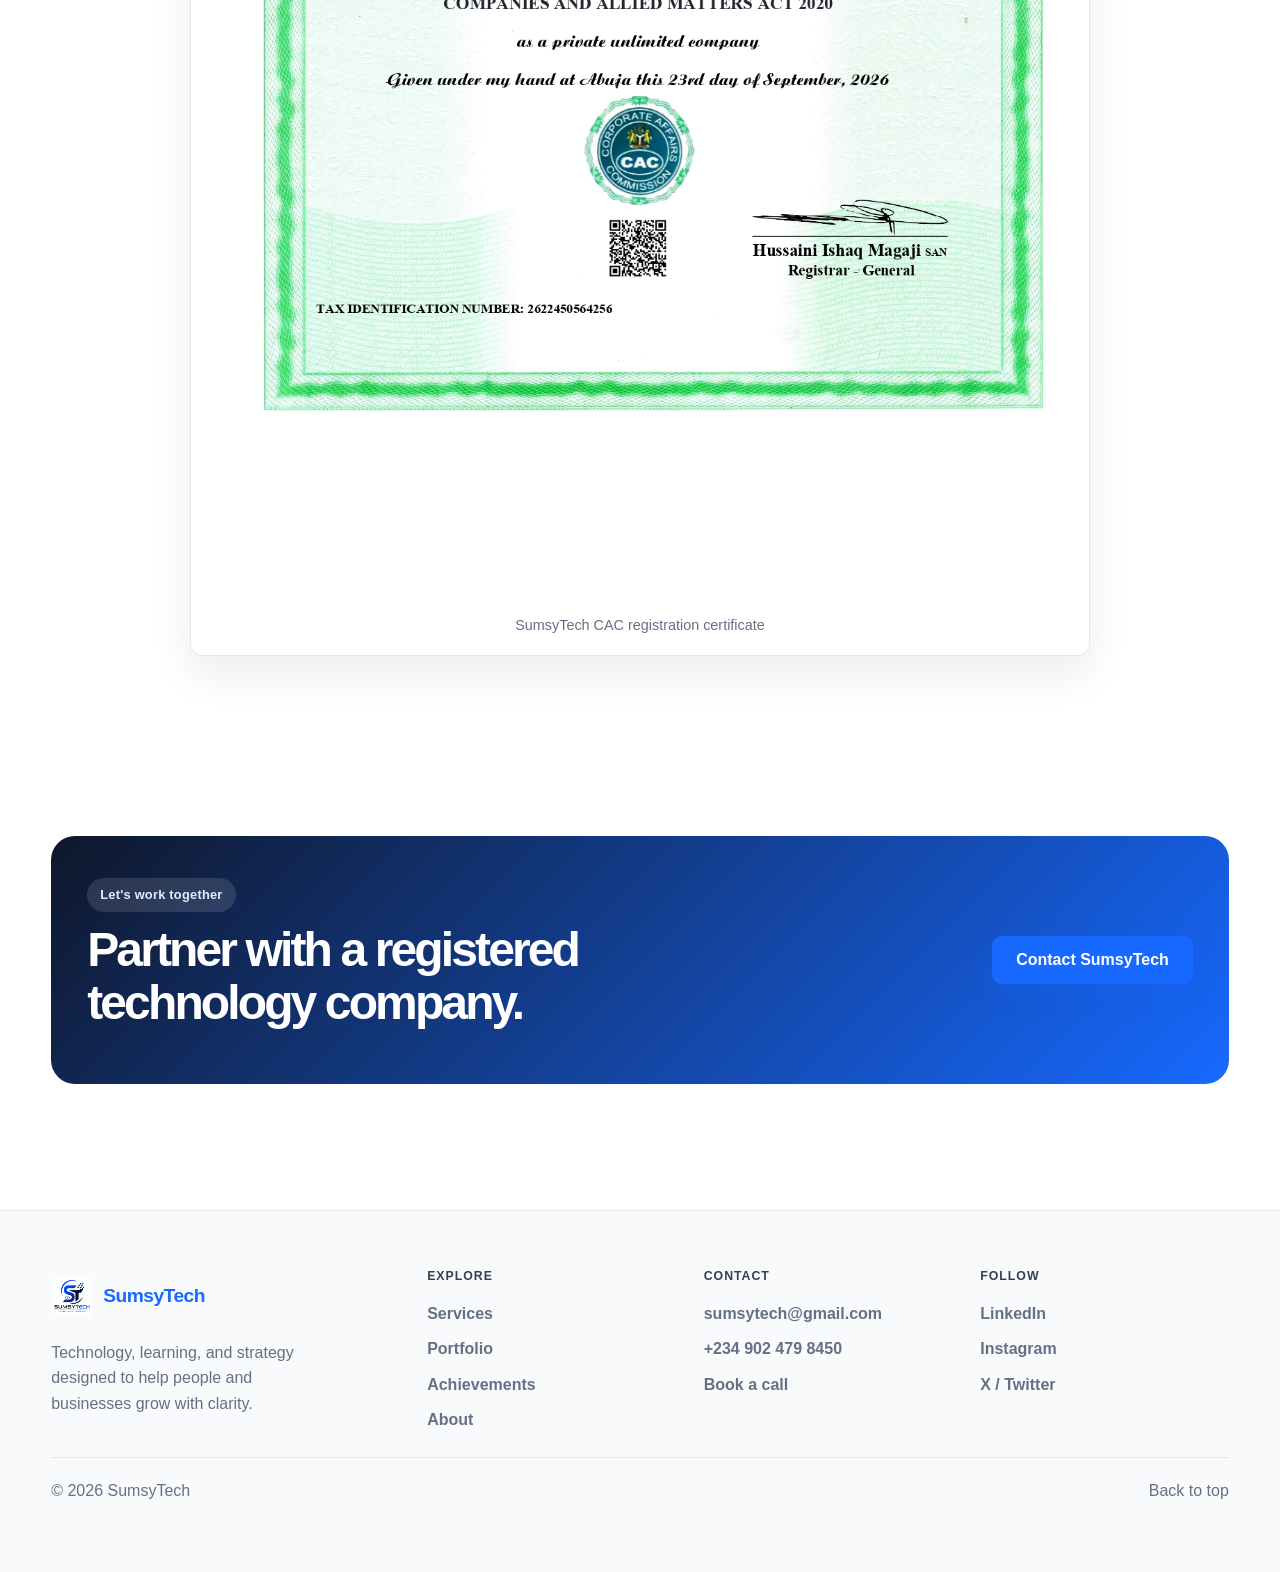
<file: achievements.html>
<!DOCTYPE html>
<html lang="en">
<head>
    <meta charset="UTF-8">
    <meta name="viewport" content="width=device-width, initial-scale=1.0">
    <title>SumsyTech | Achievements</title>
    <meta name="description" content="Explore SumsyTech's milestones and company registration with the Corporate Affairs Commission (CAC).">
    <link rel="stylesheet" href="./index.css">
</head>
<body>
    <header id="top">
        <div class="nav-container">
            <a href="./index.html" class="logo" aria-label="SumsyTech home">
                <img src="./hero/sumsytech.jpg" alt="SumsyTech logo">
                <span>SumsyTech</span>
            </a>

            <nav aria-label="Main navigation" class="desktop-nav">
                <ul>
                    <li><a href="./services.html">Services</a></li>
                    <li><a href="./portfolio.html">Portfolio</a></li>
                    <li><a href="./achievements.html" aria-current="page">Achievements</a></li>
                    <li><a href="./pricing.html">Pricing</a></li>
                    <li><a href="./about.html">About</a></li>
                    <li><a href="./team.html">Team</a></li>
                    <li><a href="./faq.html">FAQ</a></li>
                    <li><a href="./contact.html" class="nav-button">Contact Us</a></li>
                </ul>
            </nav>

            <button class="theme-toggle" type="button" aria-label="Toggle dark mode">🌙</button>

            <button class="mobile-menu-toggle" aria-label="Open menu" aria-expanded="false" aria-controls="mobileSidebar">
                <span></span>
                <span></span>
                <span></span>
            </button>
        </div>

        <div class="mobile-sidebar-overlay" aria-hidden="true"></div>

        <aside class="mobile-sidebar" id="mobileSidebar" aria-label="Mobile navigation" aria-hidden="true">
            <div class="mobile-sidebar-header">
                <a href="./index.html" class="logo" aria-label="SumsyTech home">
                    <img src="./hero/sumsytech.jpg" alt="SumsyTech logo">
                    <span>SumsyTech</span>
                </a>
                <button class="mobile-menu-close" aria-label="Close menu">×</button>
            </div>

            <button class="mobile-theme-toggle" type="button" aria-label="Toggle dark mode"></button>

            <nav aria-label="Mobile navigation links" class="mobile-nav">
                <ul>
                    <li><a href="./services.html">Services</a></li>
                    <li><a href="./portfolio.html">Portfolio</a></li>
                    <li><a href="./achievements.html" aria-current="page">Achievements</a></li>
                    <li><a href="./pricing.html">Pricing</a></li>
                    <li><a href="./about.html">About</a></li>
                    <li><a href="./team.html">Team</a></li>
                    <li><a href="./faq.html">FAQ</a></li>
                    <li><a href="./contact.html">Contact Us</a></li>
                </ul>
            </nav>
        </aside>
    </header>

    <main>
        <section class="page-hero">
            <div class="container page-hero-inner">
                <div>
                    <span class="kicker">Our achievements</span>
                    <h1>Built on trust. Registered for business.</h1>
                    <p>SumsyTech is officially registered with Nigeria's Corporate Affairs Commission. This milestone reflects our commitment to building a trusted, accountable technology business.</p>
                </div>
                <div class="mini-panel">
                    <div>
                        <strong>CAC</strong>
                        <span>Corporate Affairs Commission</span>
                    </div>
                    <div>
                        <strong>Registered</strong>
                        <span>Formal business recognition</span>
                    </div>
                    <div>
                        <strong>Ready to grow</strong>
                        <span>Building with confidence</span>
                    </div>
                </div>
            </div>
        </section>

        <section class="achievement-section">
            <div class="container">
                <div class="section-heading">
                    <span class="kicker">Official recognition</span>
                    <h2>Corporate Affairs Commission registration</h2>
                    <p>Our CAC certificate marks an important step in SumsyTech's journey. We are proud to build with a registered foundation.</p>
                </div>

                <figure class="achievement-image-frame">
                    <img src="./cac.jpg" alt="SumsyTech Corporate Affairs Commission certificate">
                    <figcaption>SumsyTech CAC registration certificate</figcaption>
                </figure>
            </div>
        </section>

        <section class="cta">
            <div class="container cta-box">
                <div>
                    <span class="kicker">Let's work together</span>
                    <h2>Partner with a registered technology company.</h2>
                </div>
                <a href="./contact.html" class="btn btn-primary">Contact SumsyTech</a>
            </div>
        </section>
    </main>

    <footer class="site-footer">
        <div class="container footer-grid">
            <div class="footer-brand">
                <a href="./index.html" class="logo" aria-label="SumsyTech home">
                    <img src="./hero/sumsytech.jpg" alt="SumsyTech logo">
                    <span>SumsyTech</span>
                </a>
                <p>Technology, learning, and strategy designed to help people and businesses grow with clarity.</p>
            </div>

            <div class="footer-links">
                <h4>Explore</h4>
                <ul>
                    <li><a href="./services.html">Services</a></li>
                    <li><a href="./portfolio.html">Portfolio</a></li>
                    <li><a href="./achievements.html">Achievements</a></li>
                    <li><a href="./about.html">About</a></li>
                </ul>
            </div>

            <div class="footer-links">
                <h4>Contact</h4>
                <ul>
                    <li><a href="mailto:sumsytech@gmail.com">sumsytech@gmail.com</a></li>
                    <li><a href="tel:+2349024798450">+234 902 479 8450</a></li>
                    <li><a href="./contact.html">Book a call</a></li>
                </ul>
            </div>

            <div class="footer-links">
                <h4>Follow</h4>
                <ul>
                    <li><a href="https://www.linkedin.com" target="_blank" rel="noreferrer">LinkedIn</a></li>
                    <li><a href="https://www.instagram.com" target="_blank" rel="noreferrer">Instagram</a></li>
                    <li><a href="https://x.com" target="_blank" rel="noreferrer">X / Twitter</a></li>
                </ul>
            </div>
        </div>

        <div class="container footer-bottom">
            <p>© 2026 SumsyTech</p>
            <a href="#top">Back to top</a>
        </div>
    </footer>

    <script>
        const menuToggle = document.querySelector('.mobile-menu-toggle');
        const mobileSidebar = document.querySelector('.mobile-sidebar');
        const overlay = document.querySelector('.mobile-sidebar-overlay');
        const closeButton = document.querySelector('.mobile-menu-close');
        const themeToggle = document.querySelector('.theme-toggle');

        const savedTheme = localStorage.getItem('sumsytech-theme');
        const mobileThemeToggle = document.querySelector('.mobile-theme-toggle');
        if (mobileThemeToggle) {
            mobileThemeToggle.addEventListener('click', () => {
                const isDark = document.body.classList.toggle('dark-theme');
                localStorage.setItem('sumsytech-theme', isDark ? 'dark' : 'light');
                if (themeToggle) {
                    themeToggle.textContent = isDark ? '☀️' : '🌙';
                    themeToggle.setAttribute('aria-label', isDark ? 'Switch to light mode' : 'Switch to dark mode');
                }
            });
        }
        if (savedTheme === 'dark') {
            document.body.classList.add('dark-theme');
            if (themeToggle) themeToggle.textContent = '☀️';
        }

        function toggleSidebar() {
            const isOpen = mobileSidebar.classList.contains('open');
            mobileSidebar.classList.toggle('open', !isOpen);
            overlay.classList.toggle('active', !isOpen);
            menuToggle.setAttribute('aria-expanded', String(!isOpen));
            mobileSidebar.setAttribute('aria-hidden', String(isOpen));
        }

        if (menuToggle) menuToggle.addEventListener('click', toggleSidebar);
        if (closeButton) closeButton.addEventListener('click', toggleSidebar);
        if (overlay) overlay.addEventListener('click', toggleSidebar);

        if (themeToggle) {
            themeToggle.addEventListener('click', () => {
                const isDark = document.body.classList.toggle('dark-theme');
                localStorage.setItem('sumsytech-theme', isDark ? 'dark' : 'light');
                themeToggle.textContent = isDark ? '☀️' : '🌙';
                themeToggle.setAttribute('aria-label', isDark ? 'Switch to light mode' : 'Switch to dark mode');
            });
        }

        document.querySelectorAll('.mobile-nav a').forEach(link => {
            link.addEventListener('click', () => {
                mobileSidebar.classList.remove('open');
                overlay.classList.remove('active');
                menuToggle.setAttribute('aria-expanded', 'false');
                mobileSidebar.setAttribute('aria-hidden', 'true');
            });
        });
    </script>
</body>
</html>
</file>
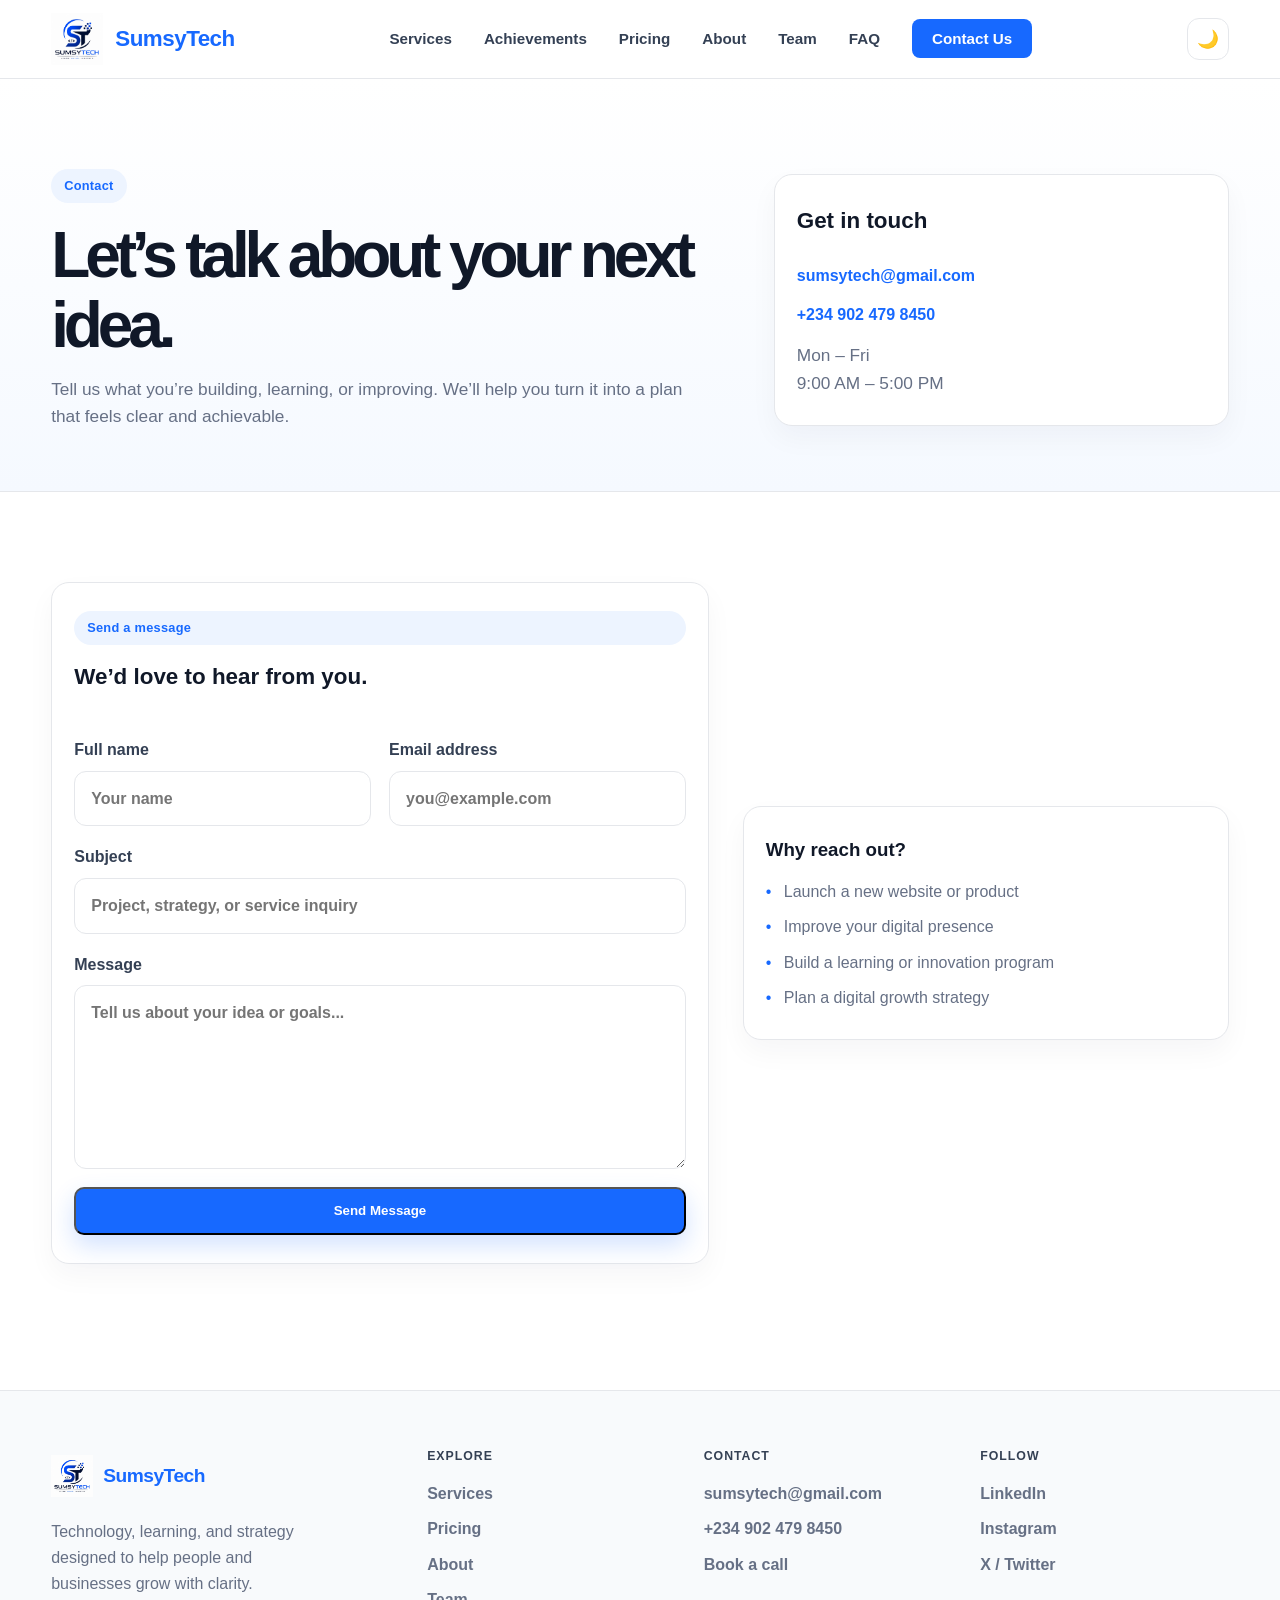
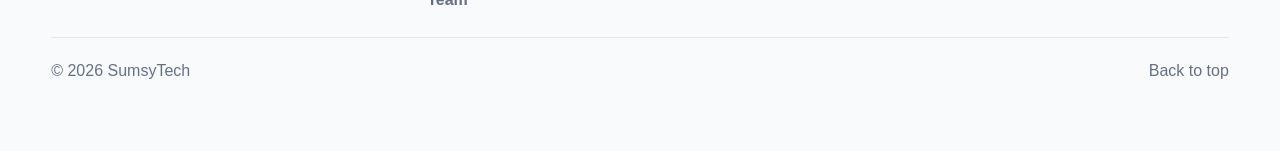
<file: contact.html>
<!DOCTYPE html>
<html lang="en">
<head>
    <meta charset="UTF-8">
    <meta name="viewport" content="width=device-width, initial-scale=1.0">
    <title>SumsyTech | Contact</title>
    <meta name="description" content="Contact SumsyTech to discuss your next project, growth plan, or digital learning needs.">
    <link rel="stylesheet" href="./index.css">
</head>
<body>
    <header>
        <div class="nav-container">
            <a href="./hero/index.html" class="logo" aria-label="SumsyTech home">
                <img src="./hero/sumsytech.jpg" alt="SumsyTech logo">
                <span>SumsyTech</span>
            </a>

            <nav aria-label="Main navigation" class="desktop-nav">
                <ul>
                    <li><a href="./services.html">Services</a></li>
                    <li><a href="./achievements.html">Achievements</a></li>
                    <li><a href="./pricing.html">Pricing</a></li>
                    <li><a href="./about.html">About</a></li>
                    <li><a href="./team.html">Team</a></li>
                       <li><a href="./faq.html">FAQ</a></li>
                    <li><a href="./contact.html" class="nav-button">Contact Us</a></li>
                </ul>
            </nav>

            <button class="theme-toggle" type="button" aria-label="Toggle dark mode">🌙</button>

            <button class="mobile-menu-toggle" aria-label="Open menu" aria-expanded="false" aria-controls="mobileSidebar">
                <span></span>
                <span></span>
                <span></span>
            </button>
        </div>

        <div class="mobile-sidebar-overlay" aria-hidden="true"></div>

        <aside class="mobile-sidebar" id="mobileSidebar" aria-label="Mobile navigation" aria-hidden="true">
            <div class="mobile-sidebar-header">
                <a href="./hero/index.html" class="logo" aria-label="SumsyTech home">
                    <img src="./hero/sumsytech.jpg" alt="SumsyTech logo">
                    <span>SumsyTech</span>
                </a>
                <button class="mobile-menu-close" aria-label="Close menu">×</button>
            </div>

            <button class="mobile-theme-toggle" type="button" aria-label="Toggle dark mode"></button>

            <nav aria-label="Mobile navigation links" class="mobile-nav">
                <ul>
                    <li><a href="./services.html">Services</a></li>
                    <li><a href="./insights.html">Insights</a></li>
                    <li><a href="./portfolio.html">Portfolio</a></li>
                    <li><a href="./achievements.html">Achievements</a></li>
                    <li><a href="./pricing.html">Pricing</a></li>
                    <li><a href="./about.html">About</a></li>
                    <li><a href="./team.html">Team</a></li>
                    <li><a href="./faq.html">FAQ</a></li>
                    <li><a href="./contact.html">Contact Us</a></li>
                </ul>
            </nav>
        </aside>
    </header>

    <main id="top">
        <section class="page-hero contact-page-hero">
            <div class="container page-hero-inner">
                <div>
                    <span class="kicker">Contact</span>
                    <h1>Let’s talk about your next idea.</h1>
                    <p>Tell us what you’re building, learning, or improving. We’ll help you turn it into a plan that feels clear and achievable.</p>
                </div>
                <div class="contact-card">
                    <h3>Get in touch</h3>
                    <a href="mailto:sumsytech@gmail.com">sumsytech@gmail.com</a>
                    <a href="tel:+2349024798450">+234 902 479 8450</a>
                    <p>Mon – Fri<br>9:00 AM – 5:00 PM</p>
                </div>
            </div>
        </section>

        <section class="contact-section">
            <div class="container contact-grid">
                <div class="contact-form-wrap">
                    <span class="kicker">Send a message</span>
                    <h2>We’d love to hear from you.</h2>

                    <form id="contactForm" class="contact-form" action="https://formspree.io/f/mrpbyabe" method="POST">
                        <div class="form-row">
                            <label>
                                Full name
                                <input type="text" name="name" placeholder="Your name" required>
                            </label>
                            <label>
                                Email address
                                <input type="email" name="email" placeholder="you@example.com" required>
                            </label>
                        </div>

                        <label>
                            Subject
                            <input type="text" name="subject" placeholder="Project, strategy, or service inquiry" required>
                        </label>

                        <label>
                            Message
                            <textarea name="message" rows="6" placeholder="Tell us about your idea or goals..." required></textarea>
                        </label>

                        <button type="submit" class="btn btn-primary">Send Message</button>
                    </form>

                    <div class="submit-loading" aria-live="polite" aria-hidden="true">
                        <div class="spinner"></div>
                        <span>Sending your message...</span>
                    </div>
                </div>

                <aside class="contact-aside">
                    <div class="aside-box">
                        <h3>Why reach out?</h3>
                        <ul>
                            <li>Launch a new website or product</li>
                            <li>Improve your digital presence</li>
                            <li>Build a learning or innovation program</li>
                            <li>Plan a digital growth strategy</li>
                        </ul>
                    </div>
                </aside>
            </div>
        </section>
    </main>

    <footer class="site-footer">
        <div class="container footer-grid">
            <div class="footer-brand">
                <a href="#top" class="logo" aria-label="SumsyTech home">
                    <img src="./hero/sumsytech.jpg" alt="SumsyTech logo">
                    <span>SumsyTech</span>
                </a>
                <p>Technology, learning, and strategy designed to help people and businesses grow with clarity.</p>
            </div>

            <div class="footer-links">
                <h4>Explore</h4>
                <ul>
                    <li><a href="./services.html">Services</a></li>
                    <li><a href="./pricing.html">Pricing</a></li>
                    <li><a href="./about.html">About</a></li>
                    <li><a href="./team.html">Team</a></li>
                </ul>
            </div>

            <div class="footer-links">
                <h4>Contact</h4>
                <ul>
                    <li><a href="mailto:sumsytech@gmail.com">sumsytech@gmail.com</a></li>
                    <li><a href="tel:+2349024798450">+234 902 479 8450</a></li>
                    <li><a href="./contact.html">Book a call</a></li>
                </ul>
            </div>

            <div class="footer-links">
                <h4>Follow</h4>
                <ul>
                    <li><a href="https://www.linkedin.com" target="_blank" rel="noreferrer">LinkedIn</a></li>
                    <li><a href="https://www.instagram.com" target="_blank" rel="noreferrer">Instagram</a></li>
                    <li><a href="https://x.com" target="_blank" rel="noreferrer">X / Twitter</a></li>
                </ul>
            </div>
        </div>

        <div class="container footer-bottom">
            <p>© 2026 SumsyTech</p>
            <a href="#top">Back to top</a>
        </div>
    </footer>

    <script>
        const menuToggle = document.querySelector('.mobile-menu-toggle');
        const mobileSidebar = document.querySelector('.mobile-sidebar');
        const overlay = document.querySelector('.mobile-sidebar-overlay');
        const closeButton = document.querySelector('.mobile-menu-close');
        const contactForm = document.getElementById('contactForm');
        const themeToggle = document.querySelector('.theme-toggle');

        const savedTheme = localStorage.getItem('sumsytech-theme');
        const mobileThemeToggle = document.querySelector('.mobile-theme-toggle');
        if (mobileThemeToggle) {
            mobileThemeToggle.addEventListener('click', () => {
                const isDark = document.body.classList.toggle('dark-theme');
                localStorage.setItem('sumsytech-theme', isDark ? 'dark' : 'light');
                if (themeToggle) {
                    themeToggle.textContent = isDark ? '☀️' : '🌙';
                    themeToggle.setAttribute('aria-label', isDark ? 'Switch to light mode' : 'Switch to dark mode');
                }
            });
        }
        if (savedTheme === 'dark') {
            document.body.classList.add('dark-theme');
            if (themeToggle) themeToggle.textContent = '☀️';
        }

        function toggleSidebar() {
            const isOpen = mobileSidebar.classList.contains('open');
            mobileSidebar.classList.toggle('open', !isOpen);
            overlay.classList.toggle('active', !isOpen);
            menuToggle.setAttribute('aria-expanded', String(!isOpen));
            mobileSidebar.setAttribute('aria-hidden', String(isOpen));
        }

        if (menuToggle) {
            menuToggle.addEventListener('click', toggleSidebar);
        }

        if (closeButton) {
            closeButton.addEventListener('click', toggleSidebar);
        }

        if (overlay) {
            overlay.addEventListener('click', toggleSidebar);
        }

        if (themeToggle) {
            themeToggle.addEventListener('click', () => {
                const isDark = document.body.classList.toggle('dark-theme');
                localStorage.setItem('sumsytech-theme', isDark ? 'dark' : 'light');
                themeToggle.textContent = isDark ? '☀️' : '🌙';
                themeToggle.setAttribute('aria-label', isDark ? 'Switch to light mode' : 'Switch to dark mode');
            });
        }

        document.querySelectorAll('.mobile-nav a').forEach(link => {
            link.addEventListener('click', () => {
                mobileSidebar.classList.remove('open');
                overlay.classList.remove('active');
                menuToggle.setAttribute('aria-expanded', 'false');
                mobileSidebar.setAttribute('aria-hidden', 'true');
            });
        });

        if (contactForm) {
            contactForm.addEventListener('submit', function (event) {
                event.preventDefault();

                const loadingBox = document.querySelector('.submit-loading');
                const submitButton = contactForm.querySelector('button[type="submit"]');
                const formData = new FormData(contactForm);

                if (loadingBox) {
                    loadingBox.classList.add('active');
                    loadingBox.setAttribute('aria-hidden', 'false');
                }

                if (submitButton) {
                    submitButton.disabled = true;
                    submitButton.textContent = 'Sending...';
                }

                fetch('https://formspree.io/f/mrpbyabe', {
                    method: 'POST',
                    body: formData,
                    headers: {
                        'Accept': 'application/json'
                    }
                })
                .then(function (response) {
                    if (response.ok) {
                        setTimeout(function () {
                            window.location.href = './thank-you.html';
                        }, 1200);
                    } else {
                        throw new Error('Form submission failed');
                    }
                })
                .catch(function () {
                    if (loadingBox) {
                        loadingBox.classList.remove('active');
                        loadingBox.setAttribute('aria-hidden', 'true');
                    }

                    if (submitButton) {
                        submitButton.disabled = false;
                        submitButton.textContent = 'Send Message';
                    }

                    alert('Something went wrong while sending your message. Please try again.');
                });
            });
        }
    </script>
</body>
</html>
</file>
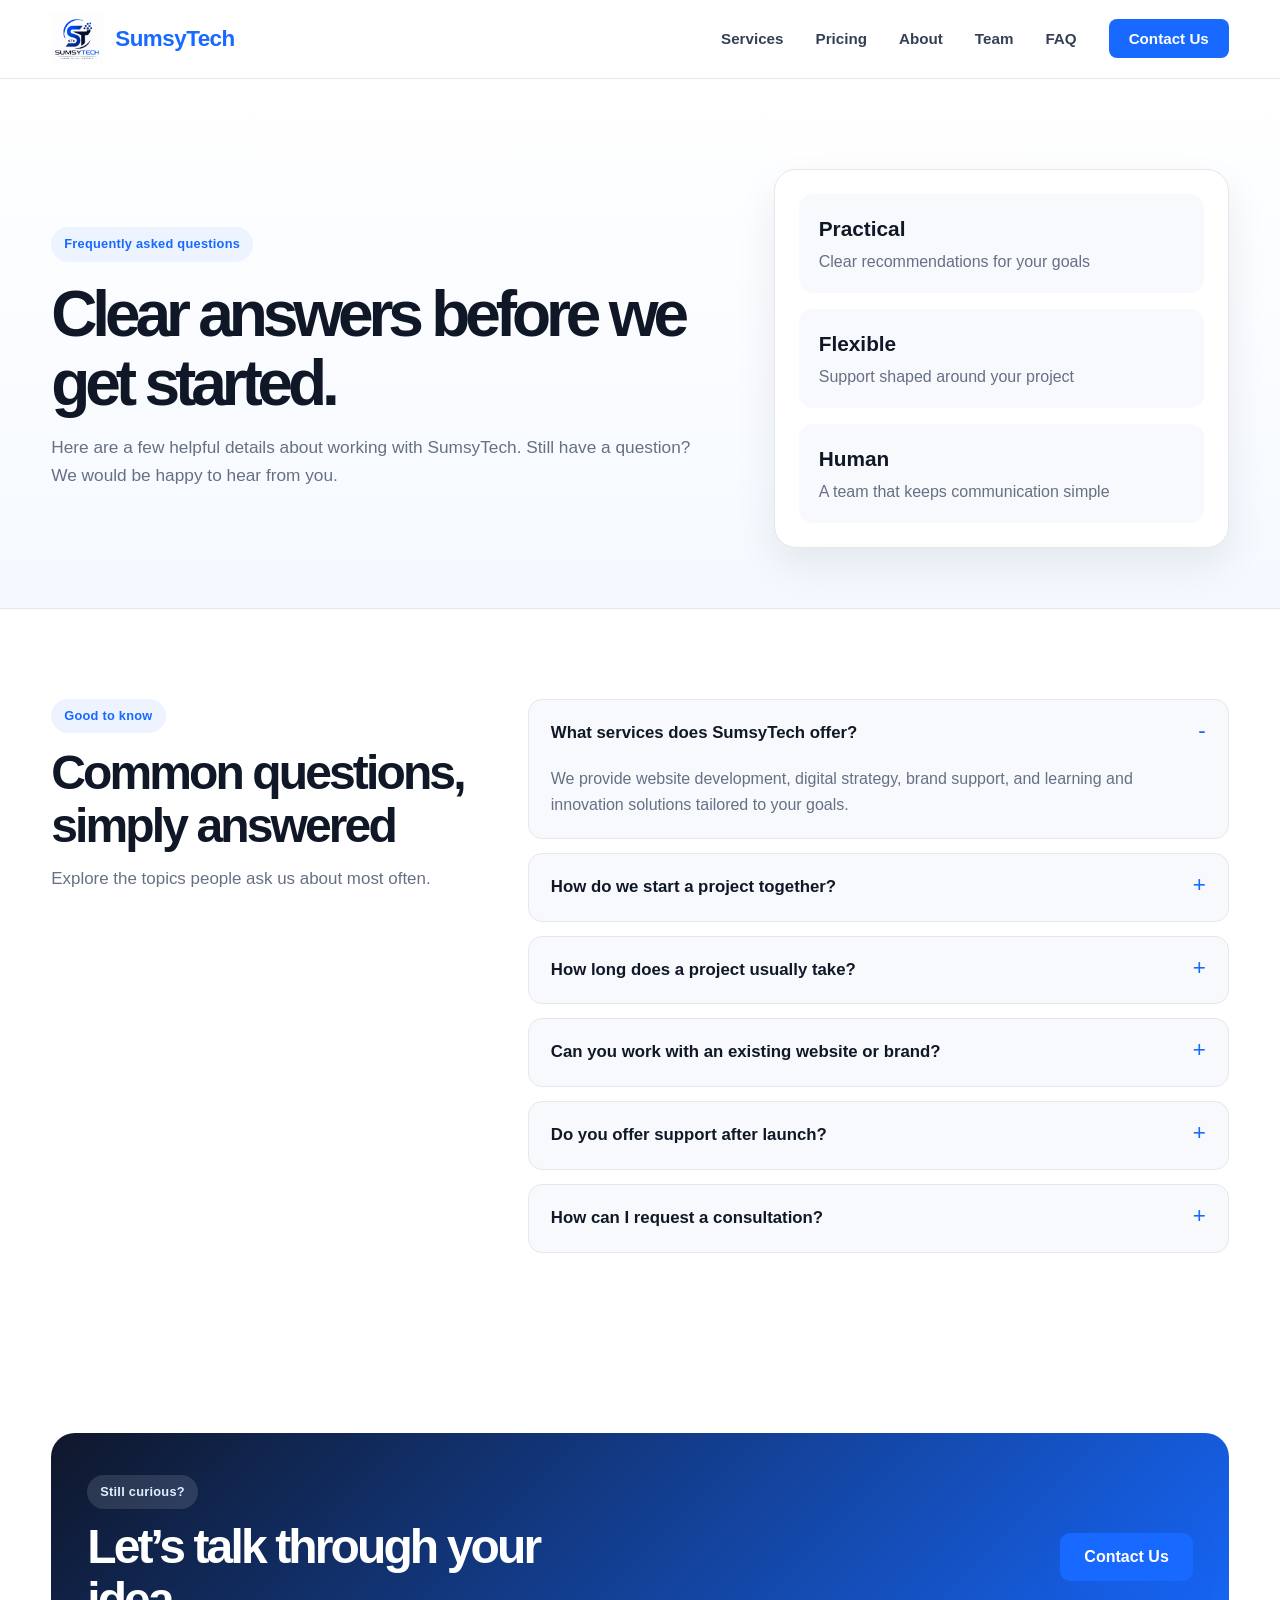
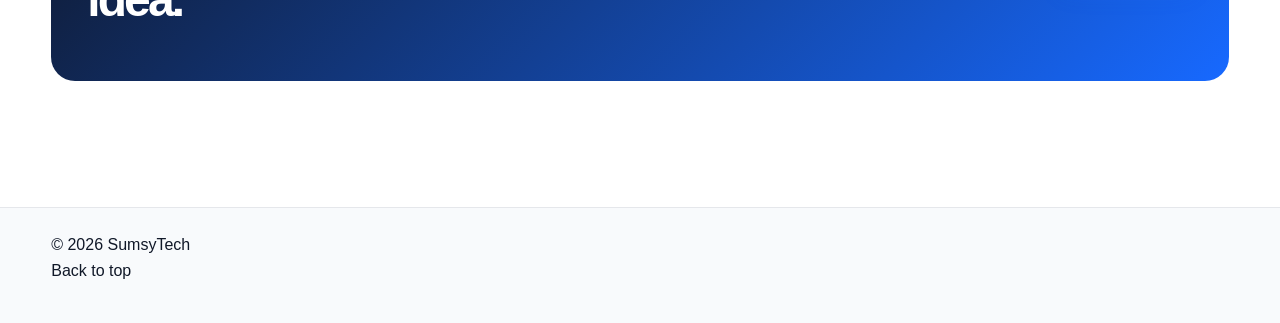
<file: faq.html>
<!DOCTYPE html>
<html lang="en">
<head>
    <meta charset="UTF-8">
    <meta name="viewport" content="width=device-width, initial-scale=1.0">
    <title>SumsyTech | FAQ</title>
    <meta name="description" content="Find answers to common questions about SumsyTech services, process, timelines, and support.">
    <link rel="stylesheet" href="./index.css">
</head>
<body>
    <header>
        <div class="nav-container">
            <a href="./hero/index.html" class="logo" aria-label="SumsyTech home">
                <img src="./hero/sumsytech.jpg" alt="SumsyTech logo">
                <span>SumsyTech</span>
            </a>

            <nav aria-label="Main navigation" class="desktop-nav">
                <ul>
                    <li><a href="./services.html">Services</a></li>
                    <li><a href="./pricing.html">Pricing</a></li>
                    <li><a href="./about.html">About</a></li>
                    <li><a href="./team.html">Team</a></li>
                    <li><a href="./faq.html">FAQ</a></li>
                    <li><a href="./contact.html" class="nav-button">Contact Us</a></li>
                </ul>
            </nav>

            <button class="mobile-menu-toggle" aria-label="Open menu" aria-expanded="false" aria-controls="mobileSidebar">
                <span></span>
                <span></span>
                <span></span>
            </button>
        </div>

        <div class="mobile-sidebar-overlay" aria-hidden="true"></div>

        <aside class="mobile-sidebar" id="mobileSidebar" aria-label="Mobile navigation" aria-hidden="true">
            <div class="mobile-sidebar-header">
                <a href="./hero/index.html" class="logo" aria-label="SumsyTech home">
                    <img src="./hero/sumsytech.jpg" alt="SumsyTech logo">
                    <span>SumsyTech</span>
                </a>
                <button class="mobile-menu-close" aria-label="Close menu">×</button>
            </div>

            <nav aria-label="Mobile navigation links" class="mobile-nav">
                <ul>
                    <li><a href="./services.html">Services</a></li>
                    <li><a href="./pricing.html">Pricing</a></li>
                    <li><a href="./about.html">About</a></li>
                    <li><a href="./team.html">Team</a></li>
                    <li><a href="./faq.html">FAQ</a></li>
                    <li><a href="./contact.html">Contact Us</a></li>
                </ul>
            </nav>
        </aside>
    </header>

    <main id="top">
        <section class="page-hero faq-page-hero">
            <div class="container page-hero-inner">
                <div>
                    <span class="kicker">Frequently asked questions</span>
                    <h1>Clear answers before we get started.</h1>
                    <p>Here are a few helpful details about working with SumsyTech. Still have a question? We would be happy to hear from you.</p>
                </div>
                <div class="mini-panel">
                    <div>
                        <strong>Practical</strong>
                        <span>Clear recommendations for your goals</span>
                    </div>
                    <div>
                        <strong>Flexible</strong>
                        <span>Support shaped around your project</span>
                    </div>
                    <div>
                        <strong>Human</strong>
                        <span>A team that keeps communication simple</span>
                    </div>
                </div>
            </div>
        </section>

        <section class="faq-section">
            <div class="container faq-layout">
                <div class="section-heading faq-heading">
                    <span class="kicker">Good to know</span>
                    <h2>Common questions, simply answered</h2>
                    <p>Explore the topics people ask us about most often.</p>
                </div>

                <div class="faq-list">
                    <details open>
                        <summary>What services does SumsyTech offer?</summary>
                        <p>We provide website development, digital strategy, brand support, and learning and innovation solutions tailored to your goals.</p>
                    </details>
                    <details>
                        <summary>How do we start a project together?</summary>
                        <p>Send us a message with a few details about your idea. We will review it, ask any useful follow-up questions, and recommend a clear next step.</p>
                    </details>
                    <details>
                        <summary>How long does a project usually take?</summary>
                        <p>Timelines depend on the scope and complexity of the work. After our first conversation, we will give you a realistic schedule and milestones.</p>
                    </details>
                    <details>
                        <summary>Can you work with an existing website or brand?</summary>
                        <p>Yes. We can improve an existing digital experience, refresh its visual direction, or help plan the next stage of its growth.</p>
                    </details>
                    <details>
                        <summary>Do you offer support after launch?</summary>
                        <p>Yes. We can provide guidance, updates, and ongoing support so your solution stays useful as your needs change.</p>
                    </details>
                    <details>
                        <summary>How can I request a consultation?</summary>
                        <p>Visit our contact page and complete the form with your name, email, subject, and message. We will get back to you as soon as possible.</p>
                    </details>
                </div>
            </div>
        </section>

        <section class="cta">
            <div class="container cta-box">
                <div>
                    <span class="kicker">Still curious?</span>
                    <h2>Let’s talk through your idea.</h2>
                </div>
                <a href="./contact.html" class="btn btn-primary">Contact Us</a>
            </div>
        </section>
    </main>

    <footer class="site-footer">
        <div class="container footer-content">
            <p>© 2026 SumsyTech</p>
            <a href="#top">Back to top</a>
        </div>
    </footer>

    <script>
        const menuToggle = document.querySelector('.mobile-menu-toggle');
        const mobileSidebar = document.querySelector('.mobile-sidebar');
        const overlay = document.querySelector('.mobile-sidebar-overlay');
        const closeButton = document.querySelector('.mobile-menu-close');

        function toggleSidebar() {
            const isOpen = mobileSidebar.classList.contains('open');
            mobileSidebar.classList.toggle('open', !isOpen);
            overlay.classList.toggle('active', !isOpen);
            menuToggle.setAttribute('aria-expanded', String(!isOpen));
            mobileSidebar.setAttribute('aria-hidden', String(isOpen));
        }

        if (menuToggle) {
            menuToggle.addEventListener('click', toggleSidebar);
        }

        if (closeButton) {
            closeButton.addEventListener('click', toggleSidebar);
        }

        if (overlay) {
            overlay.addEventListener('click', toggleSidebar);
        }

        document.querySelectorAll('.mobile-nav a').forEach(link => {
            link.addEventListener('click', () => {
                mobileSidebar.classList.remove('open');
                overlay.classList.remove('active');
                menuToggle.setAttribute('aria-expanded', 'false');
                mobileSidebar.setAttribute('aria-hidden', 'true');
            });
        });
    </script>
</body>
</html>
</file>
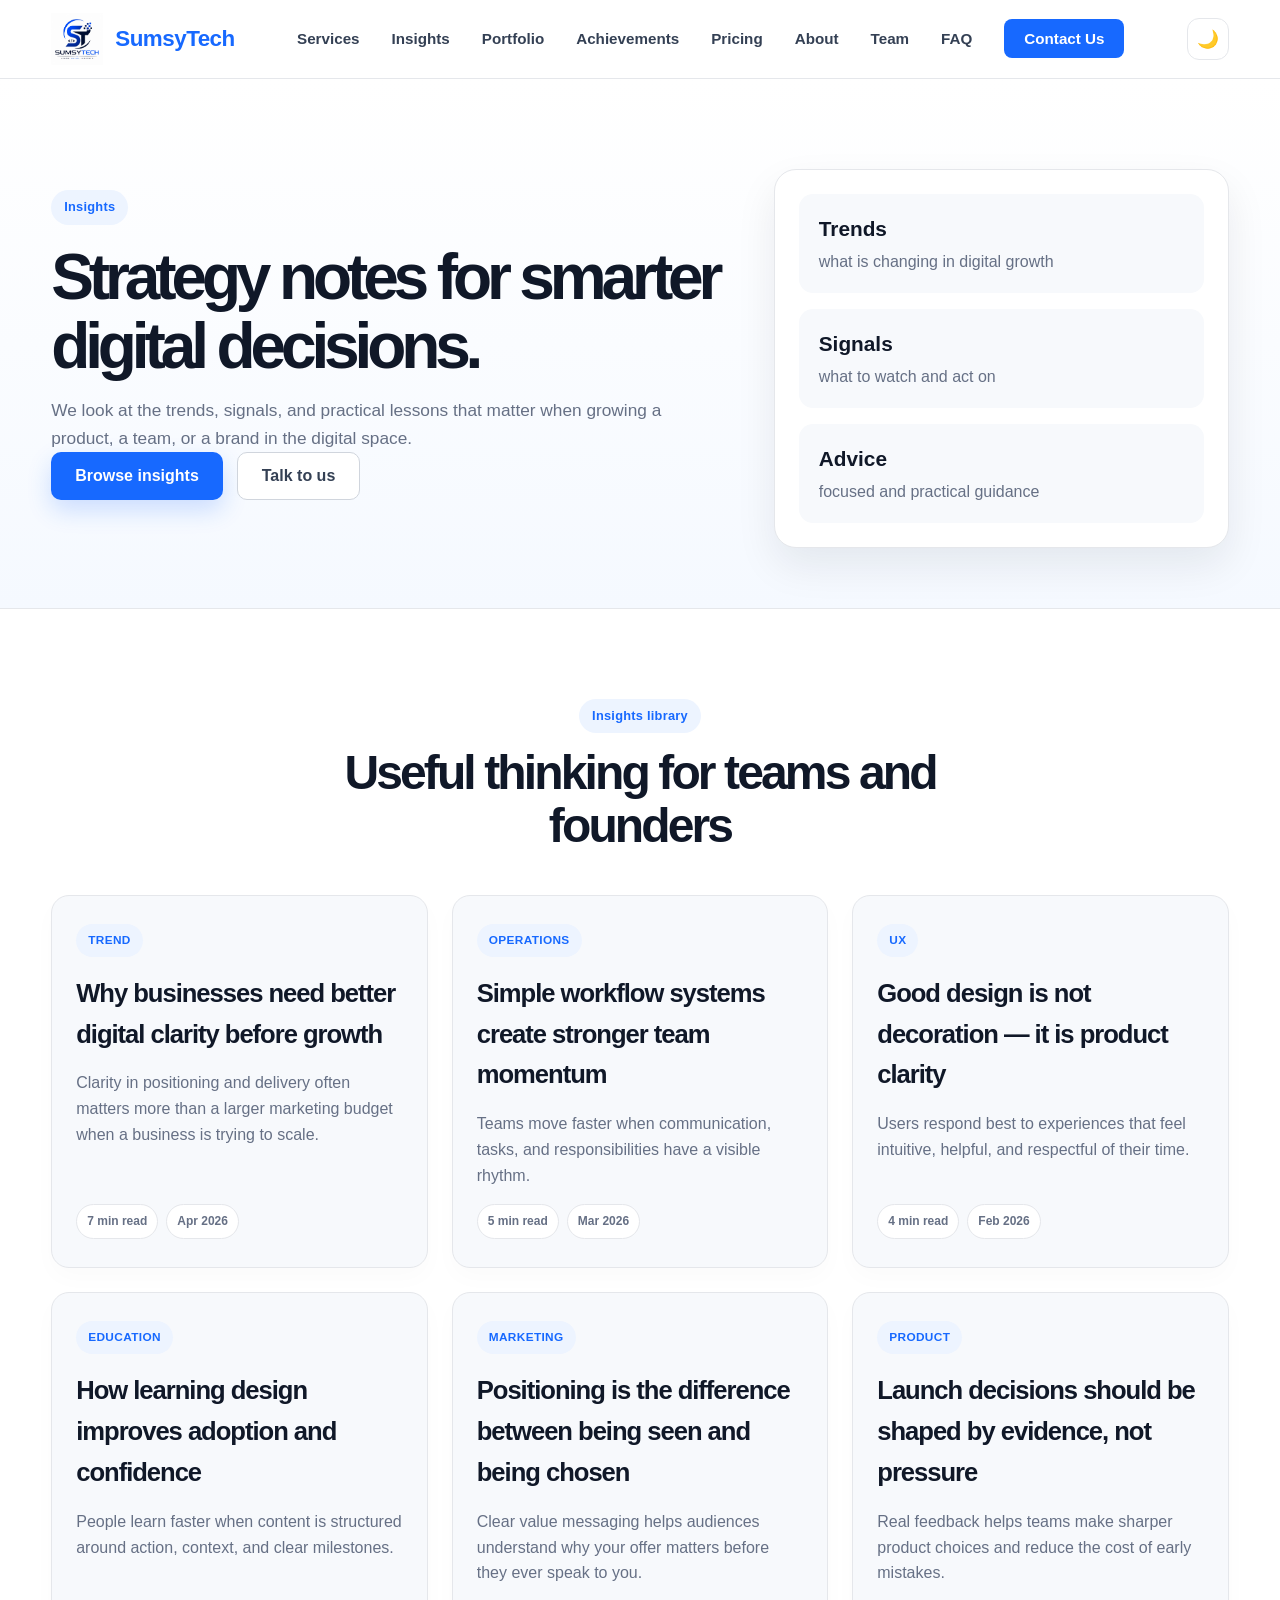
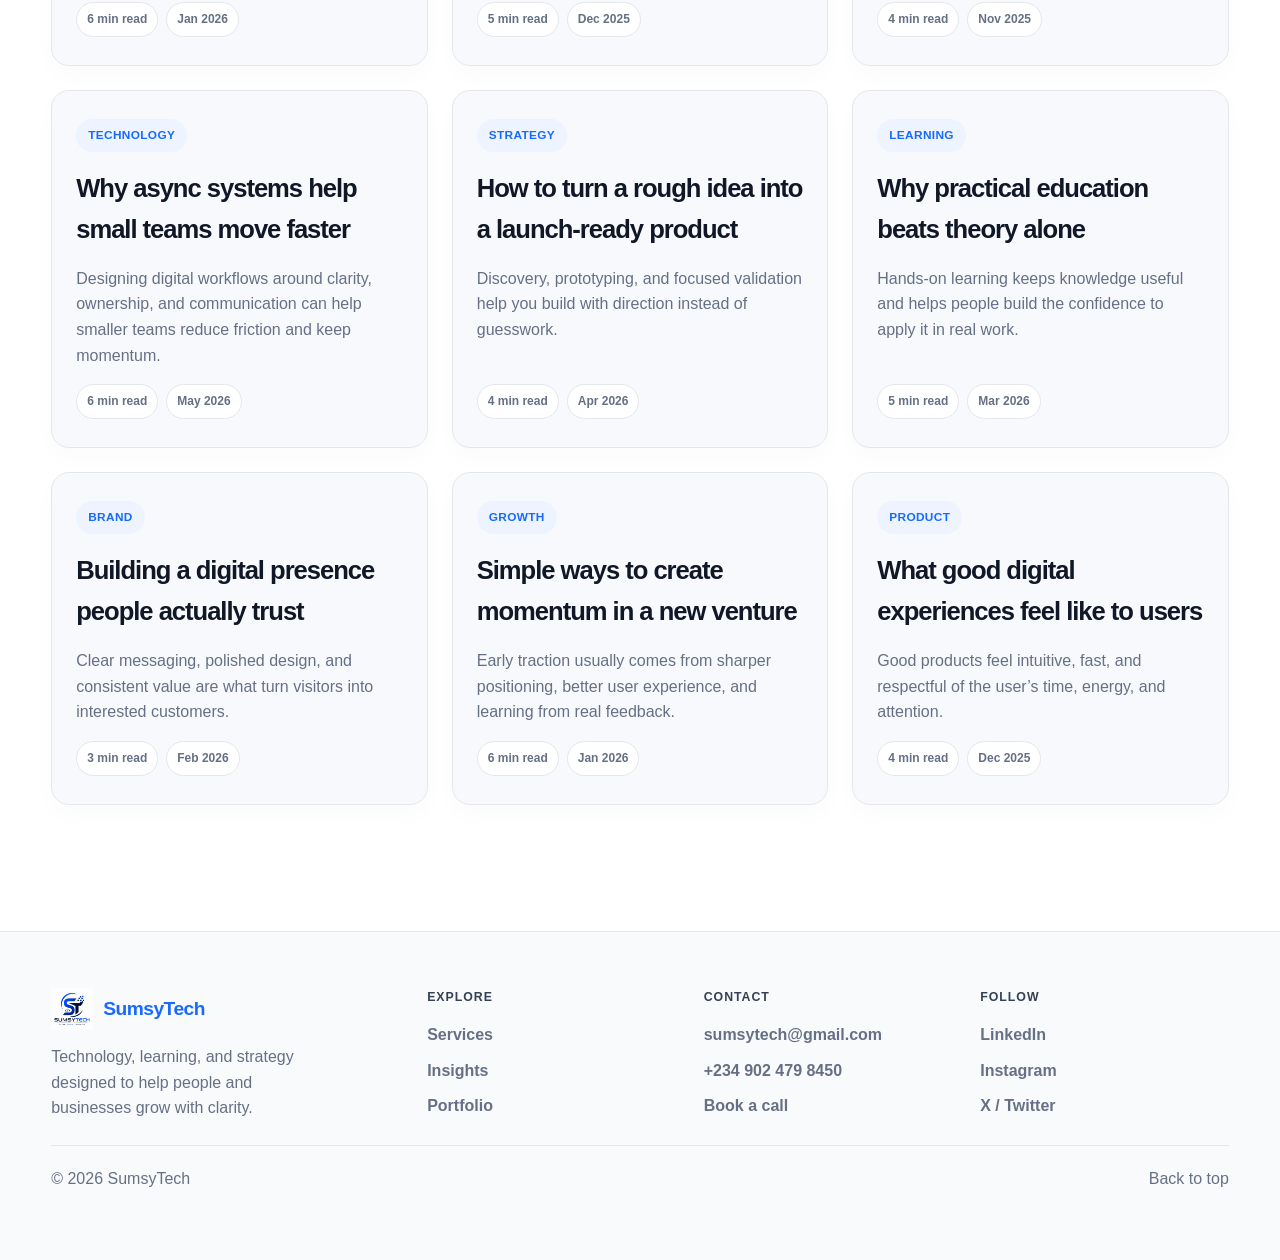
<file: insights.html>
<!DOCTYPE html>
<html lang="en">
<head>
    <meta charset="UTF-8">
    <meta name="viewport" content="width=device-width, initial-scale=1.0">
    <title>SumsyTech | Insights</title>
    <meta name="description" content="Explore the SumsyTech insights hub for trends, lessons, and strategic recommendations in digital growth and technology.">
    <link rel="stylesheet" href="./index.css">
</head>
<body>
    <header>
        <div class="nav-container">
            <a href="./index.html" class="logo" aria-label="SumsyTech home">
                <img src="./hero/sumsytech.jpg" alt="SumsyTech logo">
                <span>SumsyTech</span>
            </a>

            <nav aria-label="Main navigation" class="desktop-nav">
                <ul>
                    <li><a href="./services.html">Services</a></li>
                    <li><a href="./insights.html" aria-current="page">Insights</a></li>
                    <li><a href="./portfolio.html">Portfolio</a></li>
                    <li><a href="./achievements.html">Achievements</a></li>
                    <li><a href="./pricing.html">Pricing</a></li>
                    <li><a href="./about.html">About</a></li>
                    <li><a href="./team.html">Team</a></li>
                    <li><a href="./faq.html">FAQ</a></li>
                    <li><a href="./contact.html" class="nav-button">Contact Us</a></li>
                </ul>
            </nav>

            <button class="theme-toggle" type="button" aria-label="Toggle dark mode">🌙</button>

            <button class="mobile-menu-toggle" aria-label="Open menu" aria-expanded="false" aria-controls="mobileSidebar">
                <span></span>
                <span></span>
                <span></span>
            </button>
        </div>

        <div class="mobile-sidebar-overlay" aria-hidden="true"></div>

        <aside class="mobile-sidebar" id="mobileSidebar" aria-label="Mobile navigation" aria-hidden="true">
            <div class="mobile-sidebar-header">
                <a href="./index.html" class="logo" aria-label="SumsyTech home">
                    <img src="./hero/sumsytech.jpg" alt="SumsyTech logo">
                    <span>SumsyTech</span>
                </a>
                <button class="mobile-menu-close" aria-label="Close menu">×</button>
            </div>

            <button class="mobile-theme-toggle" type="button" aria-label="Toggle dark mode"></button>

            <nav aria-label="Mobile navigation links" class="mobile-nav">
                <ul>
                    <li><a href="./services.html">Services</a></li>
                    <li><a href="./insights.html">Insights</a></li>
                    <li><a href="./portfolio.html">Portfolio</a></li>
                    <li><a href="./achievements.html">Achievements</a></li>
                    <li><a href="./pricing.html">Pricing</a></li>
                    <li><a href="./about.html">About</a></li>
                    <li><a href="./team.html">Team</a></li>
                    <li><a href="./faq.html">FAQ</a></li>
                    <li><a href="./contact.html">Contact Us</a></li>
                </ul>
            </nav>
        </aside>
    </header>

    <main>
        <section class="page-hero">
            <div class="container page-hero-inner">
                <div>
                    <span class="kicker">Insights</span>
                    <h1>Strategy notes for smarter digital decisions.</h1>
                    <p>We look at the trends, signals, and practical lessons that matter when growing a product, a team, or a brand in the digital space.</p>
                    <div class="hero-buttons">
                        <a href="#insights-library" class="btn btn-primary">Browse insights</a>
                        <a href="./contact.html" class="btn btn-secondary">Talk to us</a>
                    </div>
                </div>
                <div class="mini-panel" aria-label="Insights highlights">
                    <div>
                        <strong>Trends</strong>
                        <span>what is changing in digital growth</span>
                    </div>
                    <div>
                        <strong>Signals</strong>
                        <span>what to watch and act on</span>
                    </div>
                    <div>
                        <strong>Advice</strong>
                        <span>focused and practical guidance</span>
                    </div>
                </div>
            </div>
        </section>

        <section class="insights-section" id="insights-library">
            <div class="container">
                <div class="section-heading">
                    <span class="kicker">Insights library</span>
                    <h2>Useful thinking for teams and founders</h2>
                </div>

                <div class="article-grid">
                    <article class="article-card featured-article">
                        <span class="article-tag">Trend</span>
                        <h3>Why businesses need better digital clarity before growth</h3>
                        <p>Clarity in positioning and delivery often matters more than a larger marketing budget when a business is trying to scale.</p>
                        <div class="article-meta">
                            <span>7 min read</span>
                            <span>Apr 2026</span>
                        </div>
                    </article>

                    <article class="article-card">
                        <span class="article-tag">Operations</span>
                        <h3>Simple workflow systems create stronger team momentum</h3>
                        <p>Teams move faster when communication, tasks, and responsibilities have a visible rhythm.</p>
                        <div class="article-meta">
                            <span>5 min read</span>
                            <span>Mar 2026</span>
                        </div>
                    </article>

                    <article class="article-card">
                        <span class="article-tag">UX</span>
                        <h3>Good design is not decoration — it is product clarity</h3>
                        <p>Users respond best to experiences that feel intuitive, helpful, and respectful of their time.</p>
                        <div class="article-meta">
                            <span>4 min read</span>
                            <span>Feb 2026</span>
                        </div>
                    </article>

                    <article class="article-card">
                        <span class="article-tag">Education</span>
                        <h3>How learning design improves adoption and confidence</h3>
                        <p>People learn faster when content is structured around action, context, and clear milestones.</p>
                        <div class="article-meta">
                            <span>6 min read</span>
                            <span>Jan 2026</span>
                        </div>
                    </article>

                    <article class="article-card">
                        <span class="article-tag">Marketing</span>
                        <h3>Positioning is the difference between being seen and being chosen</h3>
                        <p>Clear value messaging helps audiences understand why your offer matters before they ever speak to you.</p>
                        <div class="article-meta">
                            <span>5 min read</span>
                            <span>Dec 2025</span>
                        </div>
                    </article>

                    <article class="article-card">
                        <span class="article-tag">Product</span>
                        <h3>Launch decisions should be shaped by evidence, not pressure</h3>
                        <p>Real feedback helps teams make sharper product choices and reduce the cost of early mistakes.</p>
                        <div class="article-meta">
                            <span>4 min read</span>
                            <span>Nov 2025</span>
                        </div>
                    </article>

                    <article class="article-card">
                        <span class="article-tag">Technology</span>
                        <h3>Why async systems help small teams move faster</h3>
                        <p>Designing digital workflows around clarity, ownership, and communication can help smaller teams reduce friction and keep momentum.</p>
                        <div class="article-meta">
                            <span>6 min read</span>
                            <span>May 2026</span>
                        </div>
                    </article>

                    <article class="article-card">
                        <span class="article-tag">Strategy</span>
                        <h3>How to turn a rough idea into a launch-ready product</h3>
                        <p>Discovery, prototyping, and focused validation help you build with direction instead of guesswork.</p>
                        <div class="article-meta">
                            <span>4 min read</span>
                            <span>Apr 2026</span>
                        </div>
                    </article>

                    <article class="article-card">
                        <span class="article-tag">Learning</span>
                        <h3>Why practical education beats theory alone</h3>
                        <p>Hands-on learning keeps knowledge useful and helps people build the confidence to apply it in real work.</p>
                        <div class="article-meta">
                            <span>5 min read</span>
                            <span>Mar 2026</span>
                        </div>
                    </article>

                    <article class="article-card">
                        <span class="article-tag">Brand</span>
                        <h3>Building a digital presence people actually trust</h3>
                        <p>Clear messaging, polished design, and consistent value are what turn visitors into interested customers.</p>
                        <div class="article-meta">
                            <span>3 min read</span>
                            <span>Feb 2026</span>
                        </div>
                    </article>

                    <article class="article-card">
                        <span class="article-tag">Growth</span>
                        <h3>Simple ways to create momentum in a new venture</h3>
                        <p>Early traction usually comes from sharper positioning, better user experience, and learning from real feedback.</p>
                        <div class="article-meta">
                            <span>6 min read</span>
                            <span>Jan 2026</span>
                        </div>
                    </article>

                    <article class="article-card">
                        <span class="article-tag">Product</span>
                        <h3>What good digital experiences feel like to users</h3>
                        <p>Good products feel intuitive, fast, and respectful of the user’s time, energy, and attention.</p>
                        <div class="article-meta">
                            <span>4 min read</span>
                            <span>Dec 2025</span>
                        </div>
                    </article>
                </div>
            </div>
        </section>
    </main>

    <footer class="site-footer">
        <div class="container footer-grid">
            <div class="footer-brand">
                <a href="./index.html" class="logo" aria-label="SumsyTech home">
                    <img src="./hero/sumsytech.jpg" alt="SumsyTech logo">
                    <span>SumsyTech</span>
                </a>
                <p>Technology, learning, and strategy designed to help people and businesses grow with clarity.</p>
            </div>

            <div class="footer-links">
                <h4>Explore</h4>
                <ul>
                    <li><a href="./services.html">Services</a></li>
                    <li><a href="./insights.html">Insights</a></li>
                    <li><a href="./portfolio.html">Portfolio</a></li>
                </ul>
            </div>

            <div class="footer-links">
                <h4>Contact</h4>
                <ul>
                    <li><a href="mailto:sumsytech@gmail.com">sumsytech@gmail.com</a></li>
                    <li><a href="tel:+2349024798450">+234 902 479 8450</a></li>
                    <li><a href="./contact.html">Book a call</a></li>
                </ul>
            </div>

            <div class="footer-links">
                <h4>Follow</h4>
                <ul>
                    <li><a href="https://www.linkedin.com" target="_blank" rel="noreferrer">LinkedIn</a></li>
                    <li><a href="https://www.instagram.com" target="_blank" rel="noreferrer">Instagram</a></li>
                    <li><a href="https://x.com" target="_blank" rel="noreferrer">X / Twitter</a></li>
                </ul>
            </div>
        </div>

        <div class="container footer-bottom">
            <p>© 2026 SumsyTech</p>
            <a href="#top">Back to top</a>
        </div>
    </footer>

    <script>
        const menuToggle = document.querySelector('.mobile-menu-toggle');
        const mobileSidebar = document.querySelector('.mobile-sidebar');
        const overlay = document.querySelector('.mobile-sidebar-overlay');
        const closeButton = document.querySelector('.mobile-menu-close');
        const themeToggle = document.querySelector('.theme-toggle');

        const savedTheme = localStorage.getItem('sumsytech-theme');
        const mobileThemeToggle = document.querySelector('.mobile-theme-toggle');
        if (mobileThemeToggle) {
            mobileThemeToggle.addEventListener('click', () => {
                const isDark = document.body.classList.toggle('dark-theme');
                localStorage.setItem('sumsytech-theme', isDark ? 'dark' : 'light');
                if (themeToggle) {
                    themeToggle.textContent = isDark ? '☀️' : '🌙';
                    themeToggle.setAttribute('aria-label', isDark ? 'Switch to light mode' : 'Switch to dark mode');
                }
            });
        }
        if (savedTheme === 'dark') {
            document.body.classList.add('dark-theme');
            if (themeToggle) themeToggle.textContent = '☀️';
        }

        function toggleSidebar() {
            const isOpen = mobileSidebar.classList.contains('open');
            mobileSidebar.classList.toggle('open', !isOpen);
            overlay.classList.toggle('active', !isOpen);
            menuToggle.setAttribute('aria-expanded', String(!isOpen));
            mobileSidebar.setAttribute('aria-hidden', String(isOpen));
        }

        if (menuToggle) {
            menuToggle.addEventListener('click', toggleSidebar);
        }

        if (closeButton) {
            closeButton.addEventListener('click', toggleSidebar);
        }

        if (overlay) {
            overlay.addEventListener('click', toggleSidebar);
        }

        if (themeToggle) {
            themeToggle.addEventListener('click', () => {
                const isDark = document.body.classList.toggle('dark-theme');
                localStorage.setItem('sumsytech-theme', isDark ? 'dark' : 'light');
                themeToggle.textContent = isDark ? '☀️' : '🌙';
                themeToggle.setAttribute('aria-label', isDark ? 'Switch to light mode' : 'Switch to dark mode');
            });
        }

        document.querySelectorAll('.mobile-nav a').forEach(link => {
            link.addEventListener('click', () => {
                mobileSidebar.classList.remove('open');
                overlay.classList.remove('active');
                menuToggle.setAttribute('aria-expanded', 'false');
                mobileSidebar.setAttribute('aria-hidden', 'true');
            });
        });
    </script>
</body>
</html>
</file>
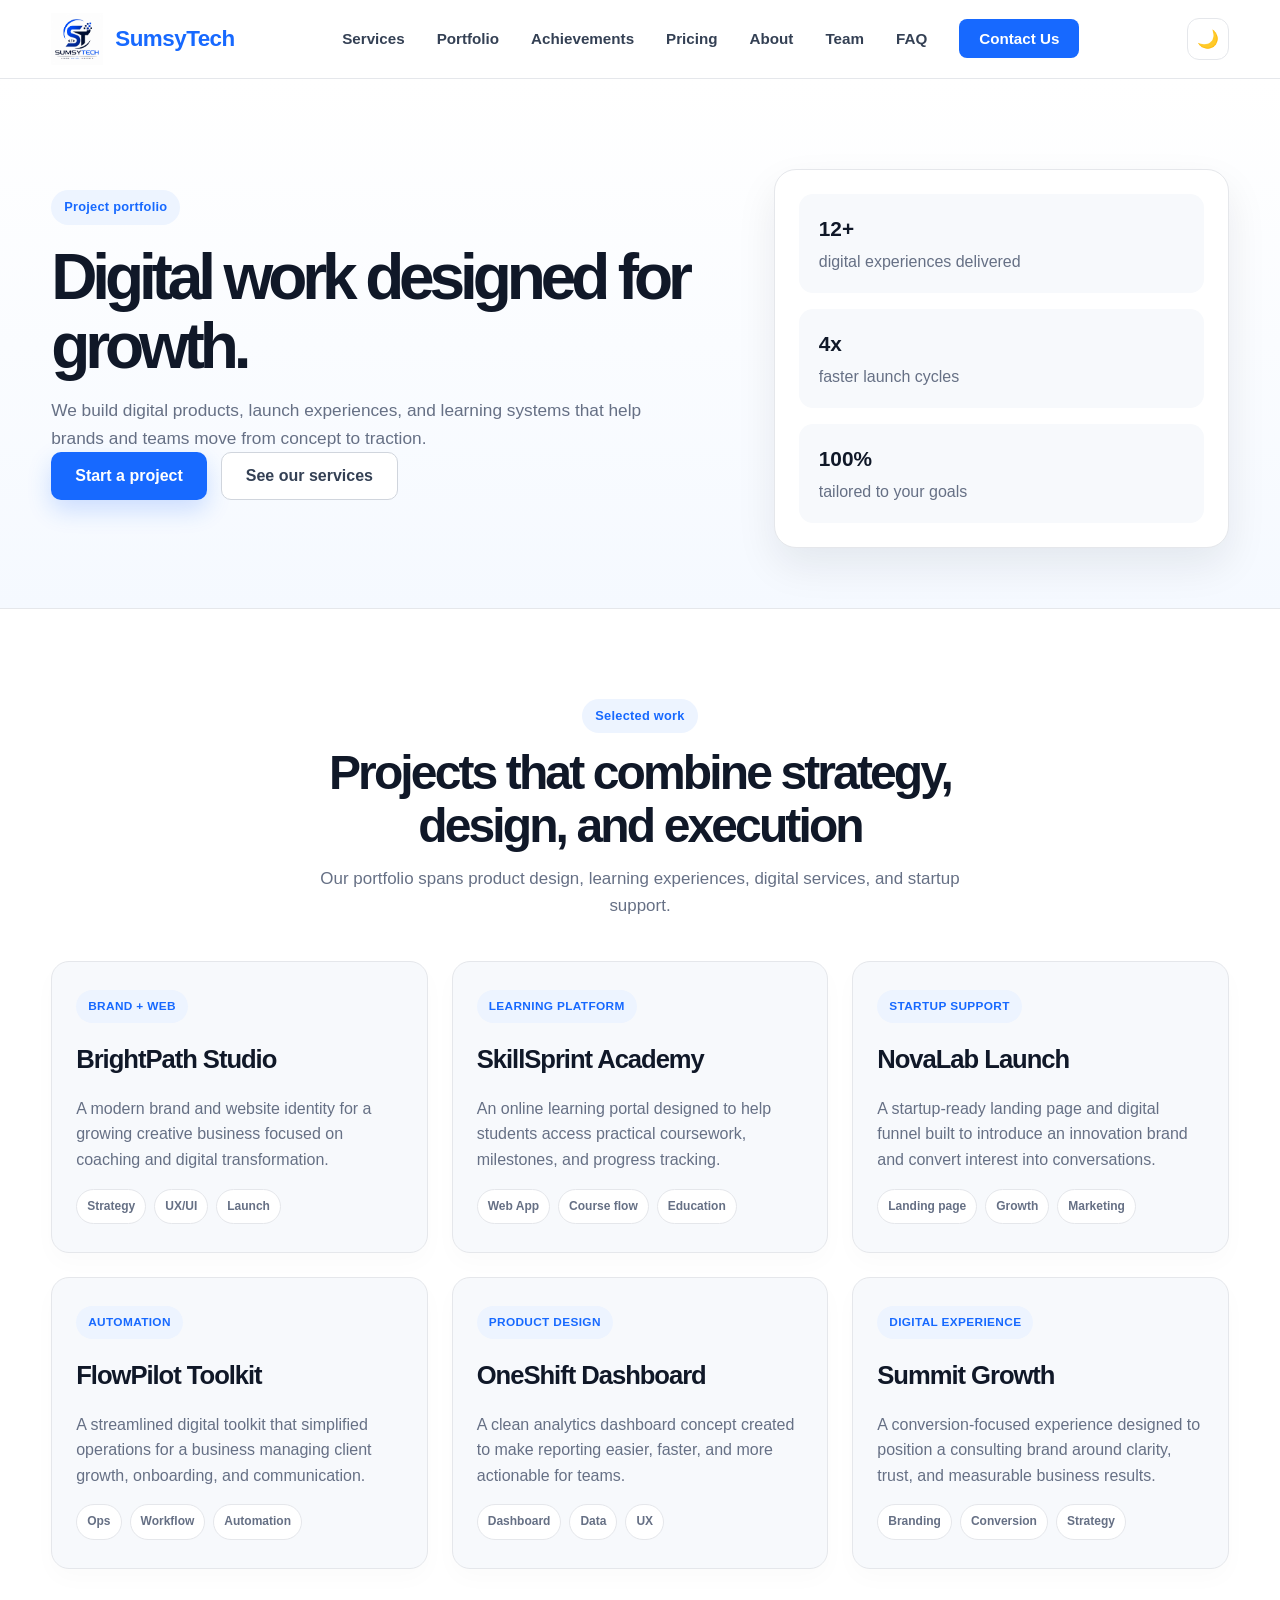
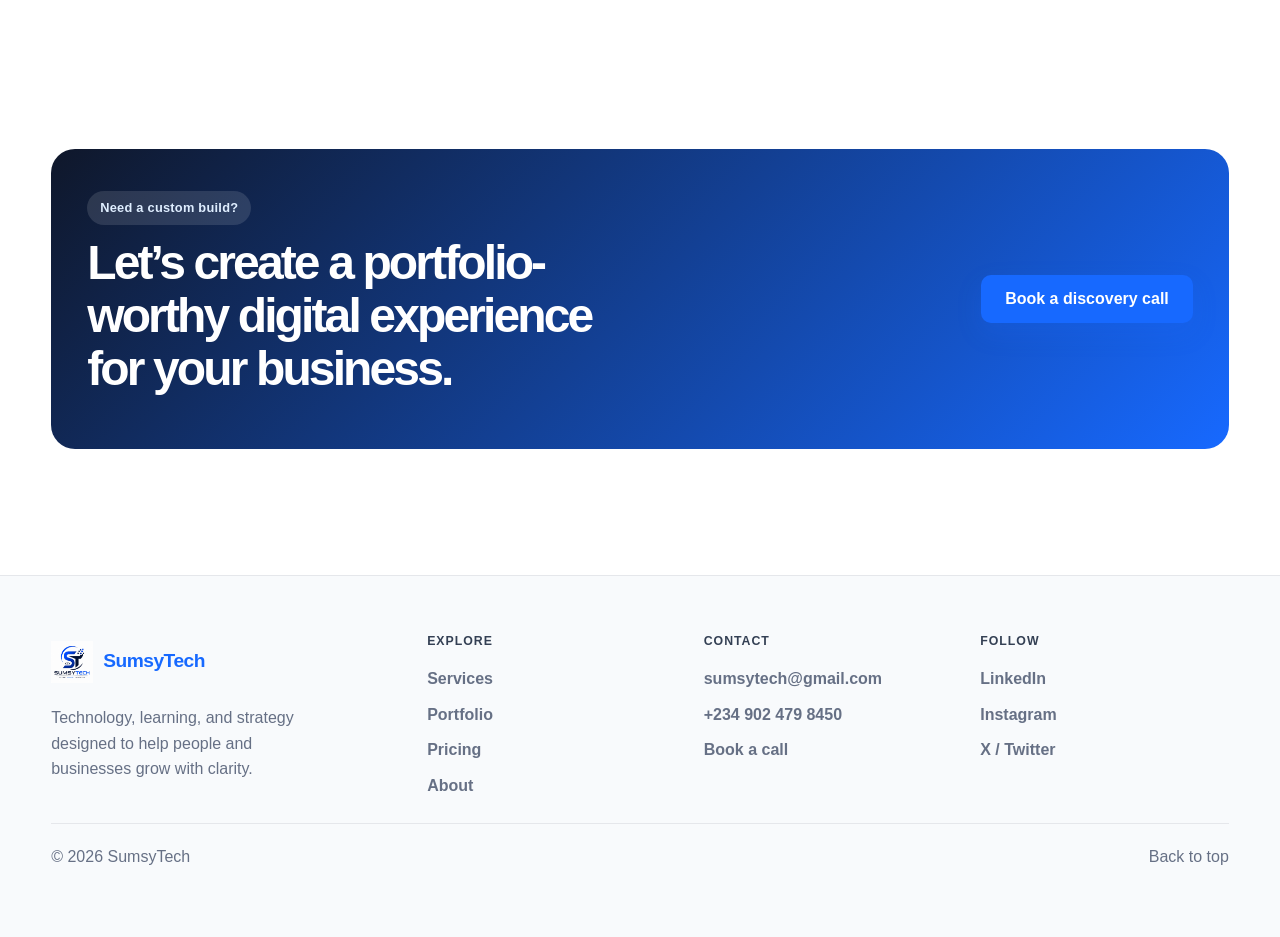
<file: portfolio.html>
<!DOCTYPE html>
<html lang="en">
<head>
    <meta charset="UTF-8">
    <meta name="viewport" content="width=device-width, initial-scale=1.0">
    <title>SumsyTech | Portfolio</title>
    <meta name="description" content="Explore the projects, digital experiences, and growth solutions built by SumsyTech.">
    <link rel="stylesheet" href="./index.css">
</head>
<body>
    <header>
        <div class="nav-container">
            <a href="./index.html" class="logo" aria-label="SumsyTech home">
                <img src="./hero/sumsytech.jpg" alt="SumsyTech logo">
                <span>SumsyTech</span>
            </a>

            <nav aria-label="Main navigation" class="desktop-nav">
                <ul>
                    <li><a href="./services.html">Services</a></li>
                    <li><a href="./portfolio.html" aria-current="page">Portfolio</a></li>
                    <li><a href="./achievements.html">Achievements</a></li>
                    <li><a href="./pricing.html">Pricing</a></li>
                    <li><a href="./about.html">About</a></li>
                    <li><a href="./team.html">Team</a></li>
                    <li><a href="./faq.html">FAQ</a></li>
                    <li><a href="./contact.html" class="nav-button">Contact Us</a></li>
                </ul>
            </nav>

            <button class="theme-toggle" type="button" aria-label="Toggle dark mode">🌙</button>

            <button class="mobile-menu-toggle" aria-label="Open menu" aria-expanded="false" aria-controls="mobileSidebar">
                <span></span>
                <span></span>
                <span></span>
            </button>
        </div>

        <div class="mobile-sidebar-overlay" aria-hidden="true"></div>

        <aside class="mobile-sidebar" id="mobileSidebar" aria-label="Mobile navigation" aria-hidden="true">
            <div class="mobile-sidebar-header">
                <a href="./index.html" class="logo" aria-label="SumsyTech home">
                    <img src="./hero/sumsytech.jpg" alt="SumsyTech logo">
                    <span>SumsyTech</span>
                </a>
                <button class="mobile-menu-close" aria-label="Close menu">×</button>
            </div>

            <button class="mobile-theme-toggle" type="button" aria-label="Toggle dark mode"></button>

            <nav aria-label="Mobile navigation links" class="mobile-nav">
                <ul>
                    <li><a href="./services.html">Services</a></li>
                    <li><a href="./portfolio.html">Portfolio</a></li>
                    <li><a href="./achievements.html">Achievements</a></li>
                    <li><a href="./pricing.html">Pricing</a></li>
                    <li><a href="./about.html">About</a></li>
                    <li><a href="./team.html">Team</a></li>
                    <li><a href="./faq.html">FAQ</a></li>
                    <li><a href="./contact.html">Contact Us</a></li>
                </ul>
            </nav>
        </aside>
    </header>

    <main>
        <section class="page-hero">
            <div class="container page-hero-inner">
                <div>
                    <span class="kicker">Project portfolio</span>
                    <h1>Digital work designed for growth.</h1>
                    <p>We build digital products, launch experiences, and learning systems that help brands and teams move from concept to traction.</p>
                    <div class="hero-buttons">
                        <a href="./contact.html" class="btn btn-primary">Start a project</a>
                        <a href="./services.html" class="btn btn-secondary">See our services</a>
                    </div>
                </div>
                <div class="mini-panel" aria-label="Selected portfolio metrics">
                    <div>
                        <strong>12+</strong>
                        <span>digital experiences delivered</span>
                    </div>
                    <div>
                        <strong>4x</strong>
                        <span>faster launch cycles</span>
                    </div>
                    <div>
                        <strong>100%</strong>
                        <span>tailored to your goals</span>
                    </div>
                </div>
            </div>
        </section>

        <section class="portfolio-section">
            <div class="container">
                <div class="section-heading">
                    <span class="kicker">Selected work</span>
                    <h2>Projects that combine strategy, design, and execution</h2>
                    <p>Our portfolio spans product design, learning experiences, digital services, and startup support.</p>
                </div>

                <div class="portfolio-grid">
                    <article class="portfolio-card">
                        <span class="portfolio-tag">Brand + Web</span>
                        <h3>BrightPath Studio</h3>
                        <p>A modern brand and website identity for a growing creative business focused on coaching and digital transformation.</p>
                        <div class="project-meta">
                            <span>Strategy</span>
                            <span>UX/UI</span>
                            <span>Launch</span>
                        </div>
                    </article>

                    <article class="portfolio-card">
                        <span class="portfolio-tag">Learning platform</span>
                        <h3>SkillSprint Academy</h3>
                        <p>An online learning portal designed to help students access practical coursework, milestones, and progress tracking.</p>
                        <div class="project-meta">
                            <span>Web App</span>
                            <span>Course flow</span>
                            <span>Education</span>
                        </div>
                    </article>

                    <article class="portfolio-card">
                        <span class="portfolio-tag">Startup support</span>
                        <h3>NovaLab Launch</h3>
                        <p>A startup-ready landing page and digital funnel built to introduce an innovation brand and convert interest into conversations.</p>
                        <div class="project-meta">
                            <span>Landing page</span>
                            <span>Growth</span>
                            <span>Marketing</span>
                        </div>
                    </article>

                    <article class="portfolio-card">
                        <span class="portfolio-tag">Automation</span>
                        <h3>FlowPilot Toolkit</h3>
                        <p>A streamlined digital toolkit that simplified operations for a business managing client growth, onboarding, and communication.</p>
                        <div class="project-meta">
                            <span>Ops</span>
                            <span>Workflow</span>
                            <span>Automation</span>
                        </div>
                    </article>

                    <article class="portfolio-card">
                        <span class="portfolio-tag">Product design</span>
                        <h3>OneShift Dashboard</h3>
                        <p>A clean analytics dashboard concept created to make reporting easier, faster, and more actionable for teams.</p>
                        <div class="project-meta">
                            <span>Dashboard</span>
                            <span>Data</span>
                            <span>UX</span>
                        </div>
                    </article>

                    <article class="portfolio-card">
                        <span class="portfolio-tag">Digital experience</span>
                        <h3>Summit Growth</h3>
                        <p>A conversion-focused experience designed to position a consulting brand around clarity, trust, and measurable business results.</p>
                        <div class="project-meta">
                            <span>Branding</span>
                            <span>Conversion</span>
                            <span>Strategy</span>
                        </div>
                    </article>
                </div>
            </div>
        </section>

        <section class="cta">
            <div class="container cta-box">
                <div>
                    <span class="kicker">Need a custom build?</span>
                    <h2>Let’s create a portfolio-worthy digital experience for your business.</h2>
                </div>
                <a href="mailto:sumsytech@gmail.com" class="btn btn-primary">Book a discovery call</a>
            </div>
        </section>
    </main>

    <footer class="site-footer">
        <div class="container footer-grid">
            <div class="footer-brand">
                <a href="./index.html" class="logo" aria-label="SumsyTech home">
                    <img src="./hero/sumsytech.jpg" alt="SumsyTech logo">
                    <span>SumsyTech</span>
                </a>
                <p>Technology, learning, and strategy designed to help people and businesses grow with clarity.</p>
            </div>

            <div class="footer-links">
                <h4>Explore</h4>
                <ul>
                    <li><a href="./services.html">Services</a></li>
                    <li><a href="./portfolio.html">Portfolio</a></li>
                    <li><a href="./pricing.html">Pricing</a></li>
                    <li><a href="./about.html">About</a></li>
                </ul>
            </div>

            <div class="footer-links">
                <h4>Contact</h4>
                <ul>
                    <li><a href="mailto:sumsytech@gmail.com">sumsytech@gmail.com</a></li>
                    <li><a href="tel:+2349024798450">+234 902 479 8450</a></li>
                    <li><a href="./contact.html">Book a call</a></li>
                </ul>
            </div>

            <div class="footer-links">
                <h4>Follow</h4>
                <ul>
                    <li><a href="https://www.linkedin.com" target="_blank" rel="noreferrer">LinkedIn</a></li>
                    <li><a href="https://www.instagram.com" target="_blank" rel="noreferrer">Instagram</a></li>
                    <li><a href="https://x.com" target="_blank" rel="noreferrer">X / Twitter</a></li>
                </ul>
            </div>
        </div>

        <div class="container footer-bottom">
            <p>© 2026 SumsyTech</p>
            <a href="#top">Back to top</a>
        </div>
    </footer>

    <script>
        const menuToggle = document.querySelector('.mobile-menu-toggle');
        const mobileSidebar = document.querySelector('.mobile-sidebar');
        const overlay = document.querySelector('.mobile-sidebar-overlay');
        const closeButton = document.querySelector('.mobile-menu-close');
        const themeToggle = document.querySelector('.theme-toggle');

        const savedTheme = localStorage.getItem('sumsytech-theme');
        const mobileThemeToggle = document.querySelector('.mobile-theme-toggle');
        if (mobileThemeToggle) {
            mobileThemeToggle.addEventListener('click', () => {
                const isDark = document.body.classList.toggle('dark-theme');
                localStorage.setItem('sumsytech-theme', isDark ? 'dark' : 'light');
                if (themeToggle) {
                    themeToggle.textContent = isDark ? '☀️' : '🌙';
                    themeToggle.setAttribute('aria-label', isDark ? 'Switch to light mode' : 'Switch to dark mode');
                }
            });
        }
        if (savedTheme === 'dark') {
            document.body.classList.add('dark-theme');
            if (themeToggle) themeToggle.textContent = '☀️';
        }

        function toggleSidebar() {
            const isOpen = mobileSidebar.classList.contains('open');
            mobileSidebar.classList.toggle('open', !isOpen);
            overlay.classList.toggle('active', !isOpen);
            menuToggle.setAttribute('aria-expanded', String(!isOpen));
            mobileSidebar.setAttribute('aria-hidden', String(isOpen));
        }

        if (menuToggle) {
            menuToggle.addEventListener('click', toggleSidebar);
        }

        if (closeButton) {
            closeButton.addEventListener('click', toggleSidebar);
        }

        if (overlay) {
            overlay.addEventListener('click', toggleSidebar);
        }

        if (themeToggle) {
            themeToggle.addEventListener('click', () => {
                const isDark = document.body.classList.toggle('dark-theme');
                localStorage.setItem('sumsytech-theme', isDark ? 'dark' : 'light');
                themeToggle.textContent = isDark ? '☀️' : '🌙';
                themeToggle.setAttribute('aria-label', isDark ? 'Switch to light mode' : 'Switch to dark mode');
            });
        }

        document.querySelectorAll('.mobile-nav a').forEach(link => {
            link.addEventListener('click', () => {
                mobileSidebar.classList.remove('open');
                overlay.classList.remove('active');
                menuToggle.setAttribute('aria-expanded', 'false');
                mobileSidebar.setAttribute('aria-hidden', 'true');
            });
        });
    </script>
</body>
</html>
</file>
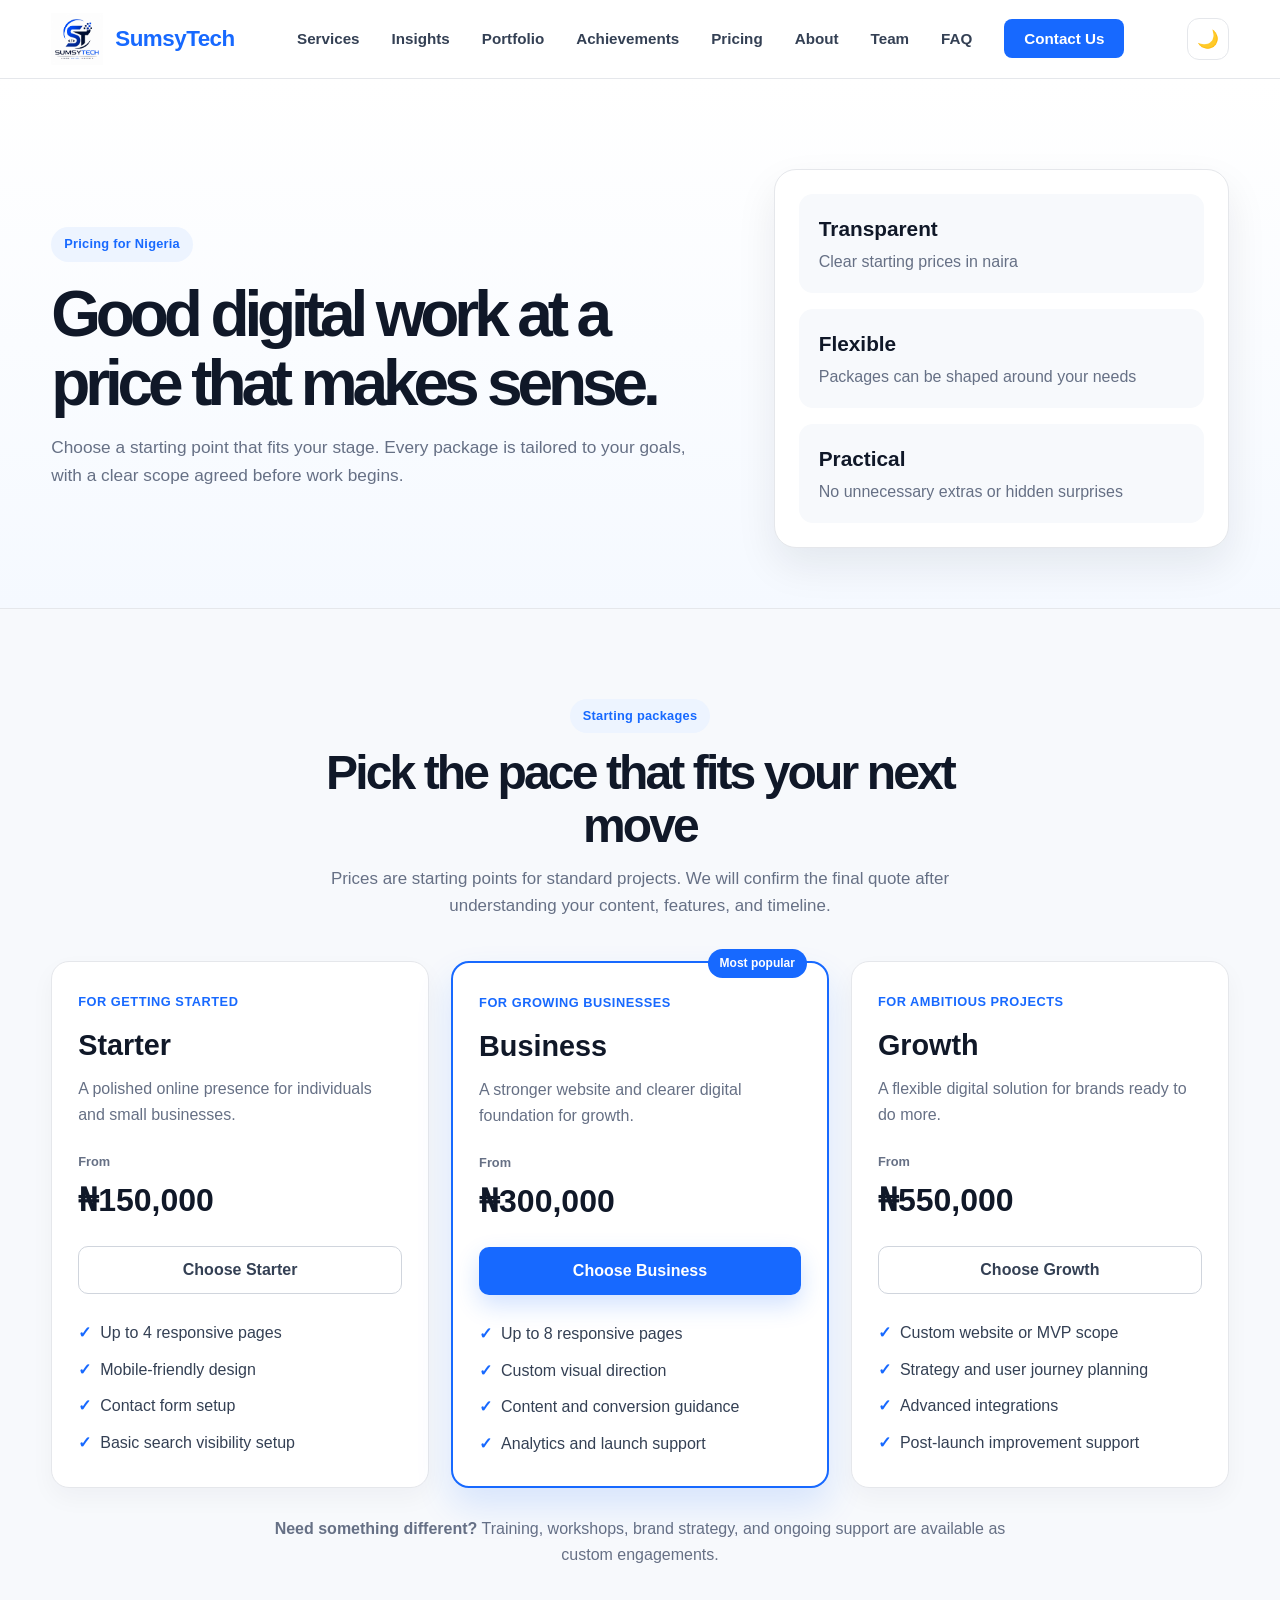
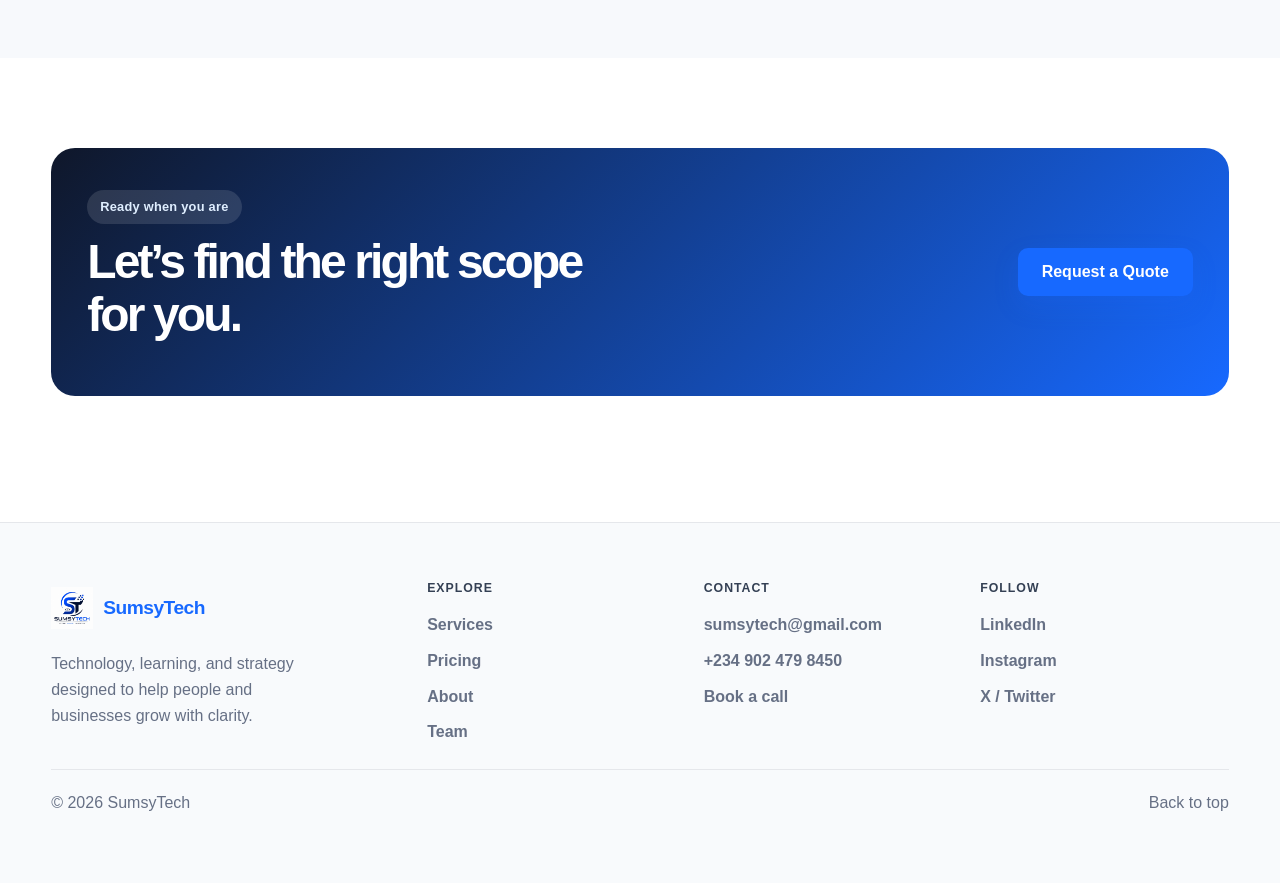
<file: pricing.html>
<!DOCTYPE html>
<html lang="en">
<head>
    <meta charset="UTF-8">
    <meta name="viewport" content="width=device-width, initial-scale=1.0">
    <title>SumsyTech | Pricing</title>
    <meta name="description" content="Explore reasonable starting prices for SumsyTech website, strategy, and digital growth services in Nigeria.">
    <link rel="stylesheet" href="./index.css">
</head>
<body>
    <header>
        <div class="nav-container">
            <a href="./hero/index.html" class="logo" aria-label="SumsyTech home">
                <img src="./hero/sumsytech.jpg" alt="SumsyTech logo">
                <span>SumsyTech</span>
            </a>

            <nav aria-label="Main navigation" class="desktop-nav">
                <ul>
                    <li><a href="./services.html">Services</a></li>
                    <li><a href="./insights.html">Insights</a></li>
                    <li><a href="./portfolio.html">Portfolio</a></li>
                    <li><a href="./achievements.html">Achievements</a></li>
                    <li><a href="./pricing.html" aria-current="page">Pricing</a></li>
                    <li><a href="./about.html">About</a></li>
                    <li><a href="./team.html">Team</a></li>
                    <li><a href="./faq.html">FAQ</a></li>
                    <li><a href="./contact.html" class="nav-button">Contact Us</a></li>
                </ul>
            </nav>

            <button class="theme-toggle" type="button" aria-label="Toggle dark mode">🌙</button>

            <button class="mobile-menu-toggle" aria-label="Open menu" aria-expanded="false" aria-controls="mobileSidebar">
                <span></span>
                <span></span>
                <span></span>
            </button>
        </div>

        <div class="mobile-sidebar-overlay" aria-hidden="true"></div>

        <aside class="mobile-sidebar" id="mobileSidebar" aria-label="Mobile navigation" aria-hidden="true">
            <div class="mobile-sidebar-header">
                <a href="./hero/index.html" class="logo" aria-label="SumsyTech home">
                    <img src="./hero/sumsytech.jpg" alt="SumsyTech logo">
                    <span>SumsyTech</span>
                </a>
                <button class="mobile-menu-close" aria-label="Close menu">×</button>
            </div>

            <button class="mobile-theme-toggle" type="button" aria-label="Toggle dark mode"></button>

            <nav aria-label="Mobile navigation links" class="mobile-nav">
                <ul>
                    <li><a href="./services.html">Services</a></li>
                    <li><a href="./achievements.html">Achievements</a></li>
                    <li><a href="./pricing.html" aria-current="page">Pricing</a></li>
                    <li><a href="./about.html">About</a></li>
                    <li><a href="./team.html">Team</a></li>
                    <li><a href="./faq.html">FAQ</a></li>
                    <li><a href="./contact.html">Contact Us</a></li>
                </ul>
            </nav>
        </aside>
    </header>

    <main id="top">
        <section class="page-hero pricing-page-hero">
            <div class="container page-hero-inner">
                <div>
                    <span class="kicker">Pricing for Nigeria</span>
                    <h1>Good digital work at a price that makes sense.</h1>
                    <p>Choose a starting point that fits your stage. Every package is tailored to your goals, with a clear scope agreed before work begins.</p>
                </div>
                <div class="mini-panel">
                    <div>
                        <strong>Transparent</strong>
                        <span>Clear starting prices in naira</span>
                    </div>
                    <div>
                        <strong>Flexible</strong>
                        <span>Packages can be shaped around your needs</span>
                    </div>
                    <div>
                        <strong>Practical</strong>
                        <span>No unnecessary extras or hidden surprises</span>
                    </div>
                </div>
            </div>
        </section>

        <section class="pricing-section">
            <div class="container">
                <div class="section-heading">
                    <span class="kicker">Starting packages</span>
                    <h2>Pick the pace that fits your next move</h2>
                    <p>Prices are starting points for standard projects. We will confirm the final quote after understanding your content, features, and timeline.</p>
                </div>

                <div class="pricing-grid">
                    <article class="pricing-card">
                        <span class="pricing-label">For getting started</span>
                        <h3>Starter</h3>
                        <p class="pricing-description">A polished online presence for individuals and small businesses.</p>
                        <p class="pricing-amount"><span>From</span> ₦150,000</p>
                        <a href="./contact.html?package=starter" class="btn btn-secondary">Choose Starter</a>
                        <ul>
                            <li>Up to 4 responsive pages</li>
                            <li>Mobile-friendly design</li>
                            <li>Contact form setup</li>
                            <li>Basic search visibility setup</li>
                        </ul>
                    </article>

                    <article class="pricing-card pricing-card-featured">
                        <span class="pricing-badge">Most popular</span>
                        <span class="pricing-label">For growing businesses</span>
                        <h3>Business</h3>
                        <p class="pricing-description">A stronger website and clearer digital foundation for growth.</p>
                        <p class="pricing-amount"><span>From</span> ₦300,000</p>
                        <a href="./contact.html?package=business" class="btn btn-primary">Choose Business</a>
                        <ul>
                            <li>Up to 8 responsive pages</li>
                            <li>Custom visual direction</li>
                            <li>Content and conversion guidance</li>
                            <li>Analytics and launch support</li>
                        </ul>
                    </article>

                    <article class="pricing-card">
                        <span class="pricing-label">For ambitious projects</span>
                        <h3>Growth</h3>
                        <p class="pricing-description">A flexible digital solution for brands ready to do more.</p>
                        <p class="pricing-amount"><span>From</span> ₦550,000</p>
                        <a href="./contact.html?package=growth" class="btn btn-secondary">Choose Growth</a>
                        <ul>
                            <li>Custom website or MVP scope</li>
                            <li>Strategy and user journey planning</li>
                            <li>Advanced integrations</li>
                            <li>Post-launch improvement support</li>
                        </ul>
                    </article>
                </div>

                <p class="pricing-note"><strong>Need something different?</strong> Training, workshops, brand strategy, and ongoing support are available as custom engagements.</p>
            </div>
        </section>

        <section class="cta">
            <div class="container cta-box">
                <div>
                    <span class="kicker">Ready when you are</span>
                    <h2>Let’s find the right scope for you.</h2>
                </div>
                <a href="./contact.html" class="btn btn-primary">Request a Quote</a>
            </div>
        </section>
    </main>

    <footer class="site-footer">
        <div class="container footer-grid">
            <div class="footer-brand">
                <a href="#top" class="logo" aria-label="SumsyTech home">
                    <img src="./hero/sumsytech.jpg" alt="SumsyTech logo">
                    <span>SumsyTech</span>
                </a>
                <p>Technology, learning, and strategy designed to help people and businesses grow with clarity.</p>
            </div>

            <div class="footer-links">
                <h4>Explore</h4>
                <ul>
                    <li><a href="./services.html">Services</a></li>
                    <li><a href="./pricing.html">Pricing</a></li>
                    <li><a href="./about.html">About</a></li>
                    <li><a href="./team.html">Team</a></li>
                </ul>
            </div>

            <div class="footer-links">
                <h4>Contact</h4>
                <ul>
                    <li><a href="mailto:sumsytech@gmail.com">sumsytech@gmail.com</a></li>
                    <li><a href="tel:+2349024798450">+234 902 479 8450</a></li>
                    <li><a href="./contact.html">Book a call</a></li>
                </ul>
            </div>

            <div class="footer-links">
                <h4>Follow</h4>
                <ul>
                    <li><a href="https://www.linkedin.com" target="_blank" rel="noreferrer">LinkedIn</a></li>
                    <li><a href="https://www.instagram.com" target="_blank" rel="noreferrer">Instagram</a></li>
                    <li><a href="https://x.com" target="_blank" rel="noreferrer">X / Twitter</a></li>
                </ul>
            </div>
        </div>

        <div class="container footer-bottom">
            <p>© 2026 SumsyTech</p>
            <a href="#top">Back to top</a>
        </div>
    </footer>

    <script>
        const menuToggle = document.querySelector('.mobile-menu-toggle');
        const mobileSidebar = document.querySelector('.mobile-sidebar');
        const overlay = document.querySelector('.mobile-sidebar-overlay');
        const closeButton = document.querySelector('.mobile-menu-close');
        const themeToggle = document.querySelector('.theme-toggle');

        const savedTheme = localStorage.getItem('sumsytech-theme');
        const mobileThemeToggle = document.querySelector('.mobile-theme-toggle');
        if (mobileThemeToggle) {
            mobileThemeToggle.addEventListener('click', () => {
                const isDark = document.body.classList.toggle('dark-theme');
                localStorage.setItem('sumsytech-theme', isDark ? 'dark' : 'light');
                if (themeToggle) {
                    themeToggle.textContent = isDark ? '☀️' : '🌙';
                    themeToggle.setAttribute('aria-label', isDark ? 'Switch to light mode' : 'Switch to dark mode');
                }
            });
        }
        if (savedTheme === 'dark') {
            document.body.classList.add('dark-theme');
            if (themeToggle) themeToggle.textContent = '☀️';
        }

        function toggleSidebar() {
            const isOpen = mobileSidebar.classList.contains('open');
            mobileSidebar.classList.toggle('open', !isOpen);
            overlay.classList.toggle('active', !isOpen);
            menuToggle.setAttribute('aria-expanded', String(!isOpen));
            mobileSidebar.setAttribute('aria-hidden', String(isOpen));
        }

        if (menuToggle) {
            menuToggle.addEventListener('click', toggleSidebar);
        }

        if (closeButton) {
            closeButton.addEventListener('click', toggleSidebar);
        }

        if (overlay) {
            overlay.addEventListener('click', toggleSidebar);
        }

        if (themeToggle) {
            themeToggle.addEventListener('click', () => {
                const isDark = document.body.classList.toggle('dark-theme');
                localStorage.setItem('sumsytech-theme', isDark ? 'dark' : 'light');
                themeToggle.textContent = isDark ? '☀️' : '🌙';
                themeToggle.setAttribute('aria-label', isDark ? 'Switch to light mode' : 'Switch to dark mode');
            });
        }

        document.querySelectorAll('.mobile-nav a').forEach(link => {
            link.addEventListener('click', () => {
                mobileSidebar.classList.remove('open');
                overlay.classList.remove('active');
                menuToggle.setAttribute('aria-expanded', 'false');
                mobileSidebar.setAttribute('aria-hidden', 'true');
            });
        });
    </script>
</body>
</html>
</file>
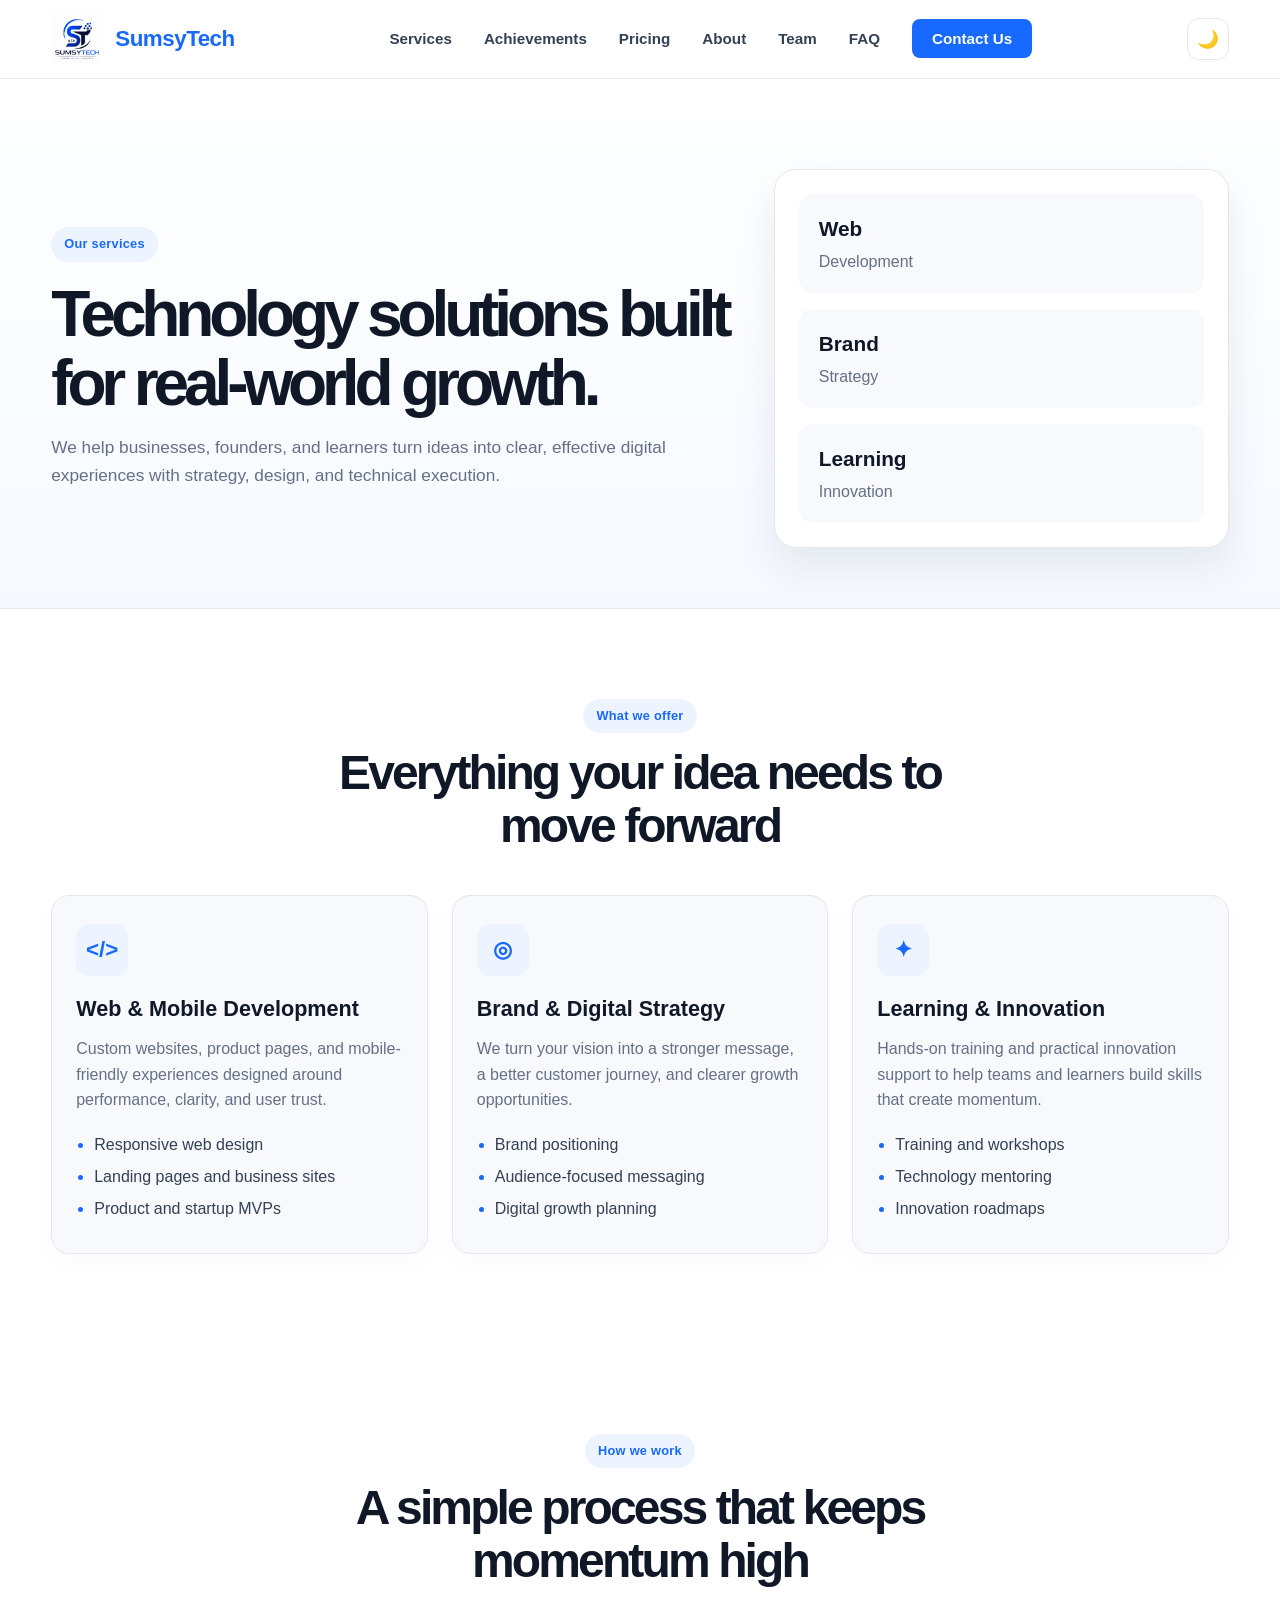
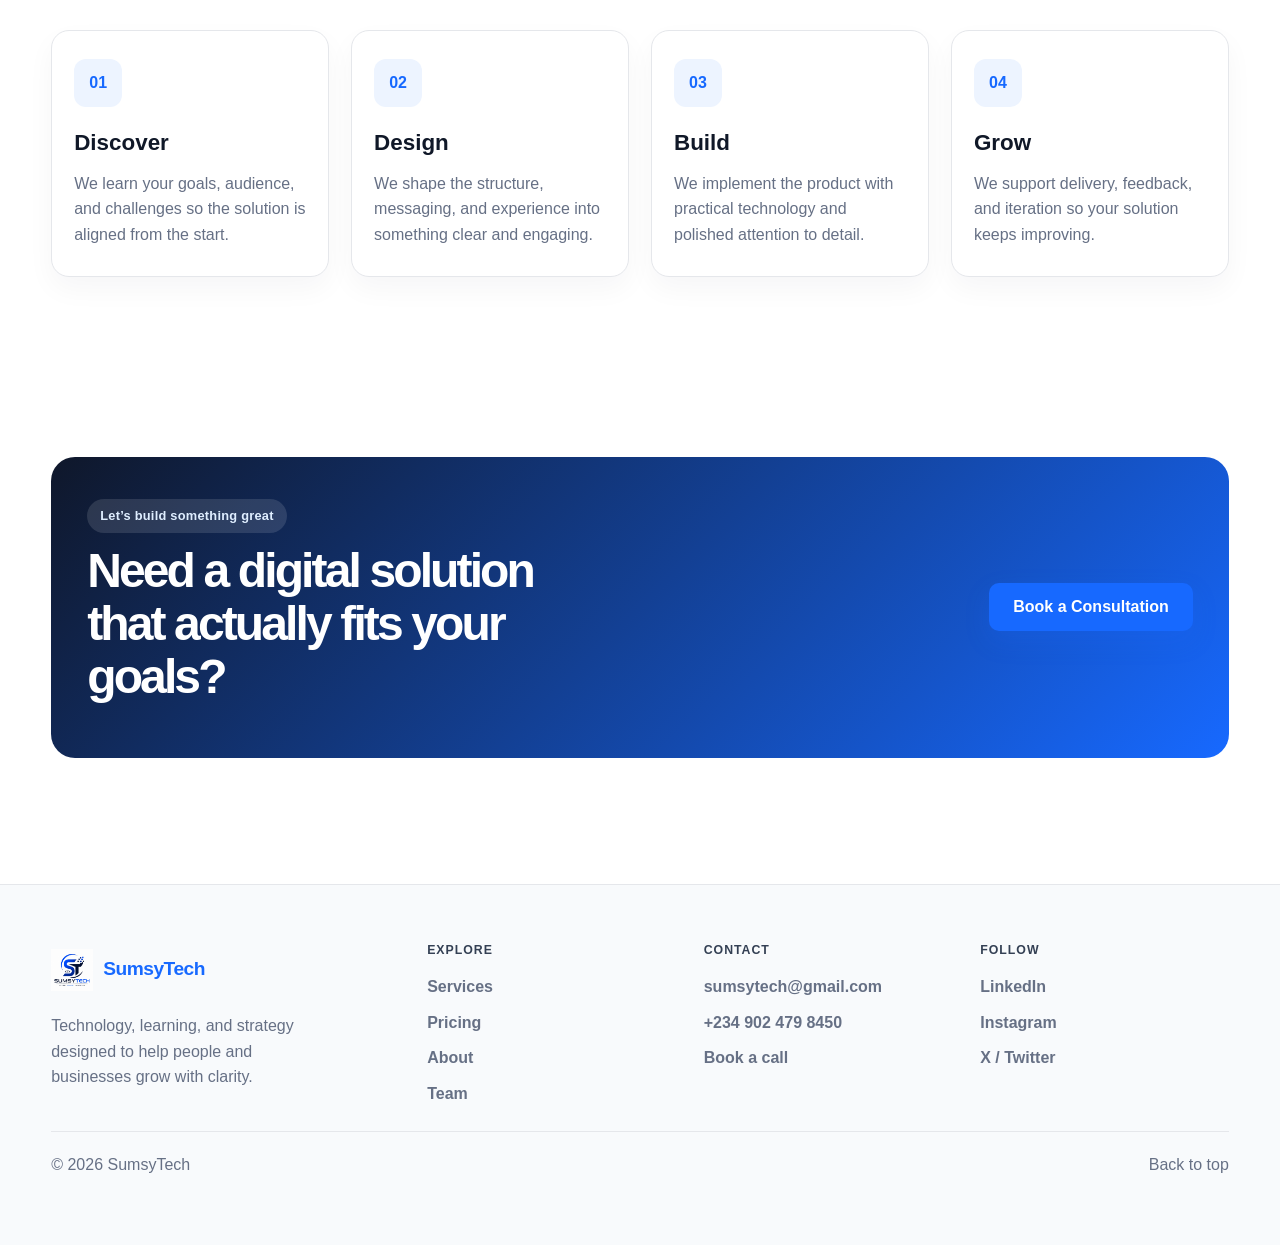
<file: services.html>
<!DOCTYPE html>
<html lang="en">
<head>
    <meta charset="UTF-8">
    <meta name="viewport" content="width=device-width, initial-scale=1.0">
    <title>SumsyTech | Services</title>
    <meta name="description" content="Explore SumsyTech services in web development, digital strategy, and learning innovation.">
    <link rel="stylesheet" href="./index.css">
</head>
<body>
    <header>
        <div class="nav-container">
            <a href="./hero/index.html" class="logo" aria-label="SumsyTech home">
                <img src="./hero/sumsytech.jpg" alt="SumsyTech logo">
                <span>SumsyTech</span>
            </a>

            <nav aria-label="Main navigation" class="desktop-nav">
                <ul>
                    <li><a href="./services.html">Services</a></li>
                    <li><a href="./achievements.html">Achievements</a></li>
                    <li><a href="./pricing.html">Pricing</a></li>
                    <li><a href="./about.html">About</a></li>
                    <li><a href="./team.html">Team</a></li>
                       <li><a href="./faq.html">FAQ</a></li>
                    <li><a href="./contact.html" class="nav-button">Contact Us</a></li>
                </ul>
            </nav>

            <button class="theme-toggle" type="button" aria-label="Toggle dark mode">🌙</button>

            <button class="mobile-menu-toggle" aria-label="Open menu" aria-expanded="false" aria-controls="mobileSidebar">
                <span></span>
                <span></span>
                <span></span>
            </button>
        </div>

        <div class="mobile-sidebar-overlay" aria-hidden="true"></div>

        <aside class="mobile-sidebar" id="mobileSidebar" aria-label="Mobile navigation" aria-hidden="true">
            <div class="mobile-sidebar-header">
                <a href="./hero/index.html" class="logo" aria-label="SumsyTech home">
                    <img src="./hero/sumsytech.jpg" alt="SumsyTech logo">
                    <span>SumsyTech</span>
                </a>
                <button class="mobile-menu-close" aria-label="Close menu">×</button>
            </div>

            <button class="mobile-theme-toggle" type="button" aria-label="Toggle dark mode"></button>

            <nav aria-label="Mobile navigation links" class="mobile-nav">
                <ul>
                    <li><a href="./services.html">Services</a></li>
                    <li><a href="./insights.html">Insights</a></li>
                    <li><a href="./portfolio.html">Portfolio</a></li>
                    <li><a href="./achievements.html">Achievements</a></li>
                    <li><a href="./pricing.html">Pricing</a></li>
                    <li><a href="./about.html">About</a></li>
                    <li><a href="./team.html">Team</a></li>
                    <li><a href="./faq.html">FAQ</a></li>
                    <li><a href="./contact.html">Contact Us</a></li>
                </ul>
            </nav>
        </aside>
    </header>

    <main>
        <section class="services-page-hero">
            <div class="container services-page-hero-inner">
                <div>
                    <span class="kicker">Our services</span>
                    <h1>Technology solutions built for real-world growth.</h1>
                    <p>We help businesses, founders, and learners turn ideas into clear, effective digital experiences with strategy, design, and technical execution.</p>
                </div>
                <div class="mini-panel">
                    <div>
                        <strong>Web</strong>
                        <span>Development</span>
                    </div>
                    <div>
                        <strong>Brand</strong>
                        <span>Strategy</span>
                    </div>
                    <div>
                        <strong>Learning</strong>
                        <span>Innovation</span>
                    </div>
                </div>
            </div>
        </section>

        <section class="services-page-grid">
            <div class="container">
                <div class="section-heading">
                    <span class="kicker">What we offer</span>
                    <h2>Everything your idea needs to move forward</h2>
                </div>

                <div class="service-grid detail-grid">
                    <article class="service-card service-detail-card">
                        <div class="service-icon" aria-hidden="true">&lt;/&gt;</div>
                        <h3>Web &amp; Mobile Development</h3>
                        <p>Custom websites, product pages, and mobile-friendly experiences designed around performance, clarity, and user trust.</p>
                        <ul>
                            <li>Responsive web design</li>
                            <li>Landing pages and business sites</li>
                            <li>Product and startup MVPs</li>
                        </ul>
                    </article>

                    <article class="service-card service-detail-card">
                        <div class="service-icon" aria-hidden="true">◎</div>
                        <h3>Brand &amp; Digital Strategy</h3>
                        <p>We turn your vision into a stronger message, a better customer journey, and clearer growth opportunities.</p>
                        <ul>
                            <li>Brand positioning</li>
                            <li>Audience-focused messaging</li>
                            <li>Digital growth planning</li>
                        </ul>
                    </article>

                    <article class="service-card service-detail-card">
                        <div class="service-icon" aria-hidden="true">✦</div>
                        <h3>Learning &amp; Innovation</h3>
                        <p>Hands-on training and practical innovation support to help teams and learners build skills that create momentum.</p>
                        <ul>
                            <li>Training and workshops</li>
                            <li>Technology mentoring</li>
                            <li>Innovation roadmaps</li>
                        </ul>
                    </article>
                </div>
            </div>
        </section>

        <section class="process-section">
            <div class="container">
                <div class="section-heading">
                    <span class="kicker">How we work</span>
                    <h2>A simple process that keeps momentum high</h2>
                </div>

                <div class="process-grid">
                    <div class="process-card">
                        <span>01</span>
                        <h3>Discover</h3>
                        <p>We learn your goals, audience, and challenges so the solution is aligned from the start.</p>
                    </div>

                    <div class="process-card">
                        <span>02</span>
                        <h3>Design</h3>
                        <p>We shape the structure, messaging, and experience into something clear and engaging.</p>
                    </div>

                    <div class="process-card">
                        <span>03</span>
                        <h3>Build</h3>
                        <p>We implement the product with practical technology and polished attention to detail.</p>
                    </div>

                    <div class="process-card">
                        <span>04</span>
                        <h3>Grow</h3>
                        <p>We support delivery, feedback, and iteration so your solution keeps improving.</p>
                    </div>
                </div>
            </div>
        </section>

        <section class="cta" id="contact">
            <div class="container cta-box">
                <div>
                    <span class="kicker">Let’s build something great</span>
                    <h2>Need a digital solution that actually fits your goals?</h2>
                </div>
                <a href="mailto:hello@sumsytech.com" class="btn btn-primary">Book a Consultation</a>
            </div>
        </section>
    </main>

    <footer class="site-footer">
        <div class="container footer-grid">
            <div class="footer-brand">
                <a href="#top" class="logo" aria-label="SumsyTech home">
                    <img src="./hero/sumsytech.jpg" alt="SumsyTech logo">
                    <span>SumsyTech</span>
                </a>
                <p>Technology, learning, and strategy designed to help people and businesses grow with clarity.</p>
            </div>

            <div class="footer-links">
                <h4>Explore</h4>
                <ul>
                    <li><a href="./services.html">Services</a></li>
                    <li><a href="./pricing.html">Pricing</a></li>
                    <li><a href="./about.html">About</a></li>
                    <li><a href="./team.html">Team</a></li>
                </ul>
            </div>

            <div class="footer-links">
                <h4>Contact</h4>
                <ul>
                    <li><a href="mailto:sumsytech@gmail.com">sumsytech@gmail.com</a></li>
                    <li><a href="tel:+2349024798450">+234 902 479 8450</a></li>
                    <li><a href="./contact.html">Book a call</a></li>
                </ul>
            </div>

            <div class="footer-links">
                <h4>Follow</h4>
                <ul>
                    <li><a href="https://www.linkedin.com" target="_blank" rel="noreferrer">LinkedIn</a></li>
                    <li><a href="https://www.instagram.com" target="_blank" rel="noreferrer">Instagram</a></li>
                    <li><a href="https://x.com" target="_blank" rel="noreferrer">X / Twitter</a></li>
                </ul>
            </div>
        </div>

        <div class="container footer-bottom">
            <p>© 2026 SumsyTech</p>
            <a href="#top">Back to top</a>
        </div>
    </footer>

    <script>
        const menuToggle = document.querySelector('.mobile-menu-toggle');
        const mobileSidebar = document.querySelector('.mobile-sidebar');
        const overlay = document.querySelector('.mobile-sidebar-overlay');
        const closeButton = document.querySelector('.mobile-menu-close');
        const themeToggle = document.querySelector('.theme-toggle');

        const savedTheme = localStorage.getItem('sumsytech-theme');
        const mobileThemeToggle = document.querySelector('.mobile-theme-toggle');
        if (mobileThemeToggle) {
            mobileThemeToggle.addEventListener('click', () => {
                const isDark = document.body.classList.toggle('dark-theme');
                localStorage.setItem('sumsytech-theme', isDark ? 'dark' : 'light');
                if (themeToggle) {
                    themeToggle.textContent = isDark ? '☀️' : '🌙';
                    themeToggle.setAttribute('aria-label', isDark ? 'Switch to light mode' : 'Switch to dark mode');
                }
            });
        }
        if (savedTheme === 'dark') {
            document.body.classList.add('dark-theme');
            if (themeToggle) themeToggle.textContent = '☀️';
        }

        function toggleSidebar() {
            const isOpen = mobileSidebar.classList.contains('open');
            mobileSidebar.classList.toggle('open', !isOpen);
            overlay.classList.toggle('active', !isOpen);
            menuToggle.setAttribute('aria-expanded', String(!isOpen));
            mobileSidebar.setAttribute('aria-hidden', String(isOpen));
        }

        if (menuToggle) {
            menuToggle.addEventListener('click', toggleSidebar);
        }

        if (closeButton) {
            closeButton.addEventListener('click', toggleSidebar);
        }

        if (overlay) {
            overlay.addEventListener('click', toggleSidebar);
        }

        if (themeToggle) {
            themeToggle.addEventListener('click', () => {
                const isDark = document.body.classList.toggle('dark-theme');
                localStorage.setItem('sumsytech-theme', isDark ? 'dark' : 'light');
                themeToggle.textContent = isDark ? '☀️' : '🌙';
                themeToggle.setAttribute('aria-label', isDark ? 'Switch to light mode' : 'Switch to dark mode');
            });
        }

        document.querySelectorAll('.mobile-nav a').forEach(link => {
            link.addEventListener('click', () => {
                mobileSidebar.classList.remove('open');
                overlay.classList.remove('active');
                menuToggle.setAttribute('aria-expanded', 'false');
                mobileSidebar.setAttribute('aria-hidden', 'true');
            });
        });
    </script>
</body>
</html>
</file>
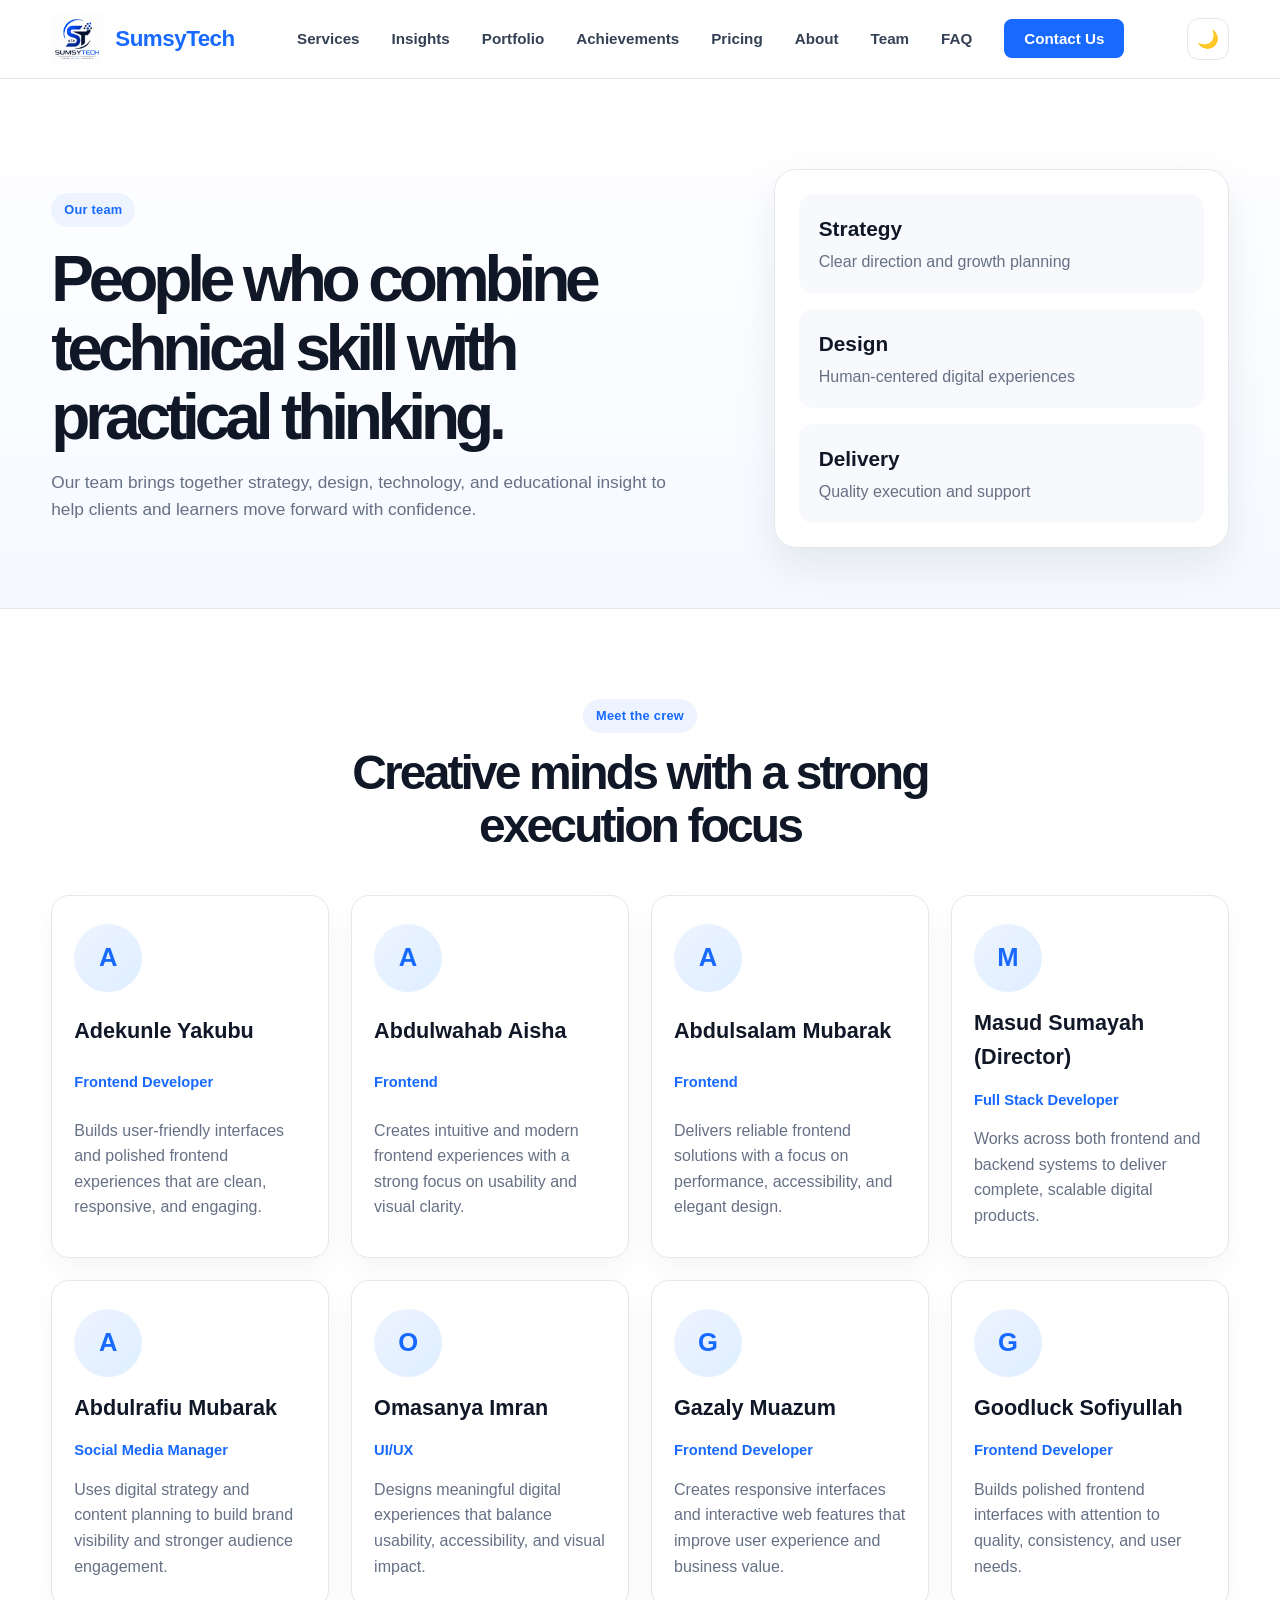
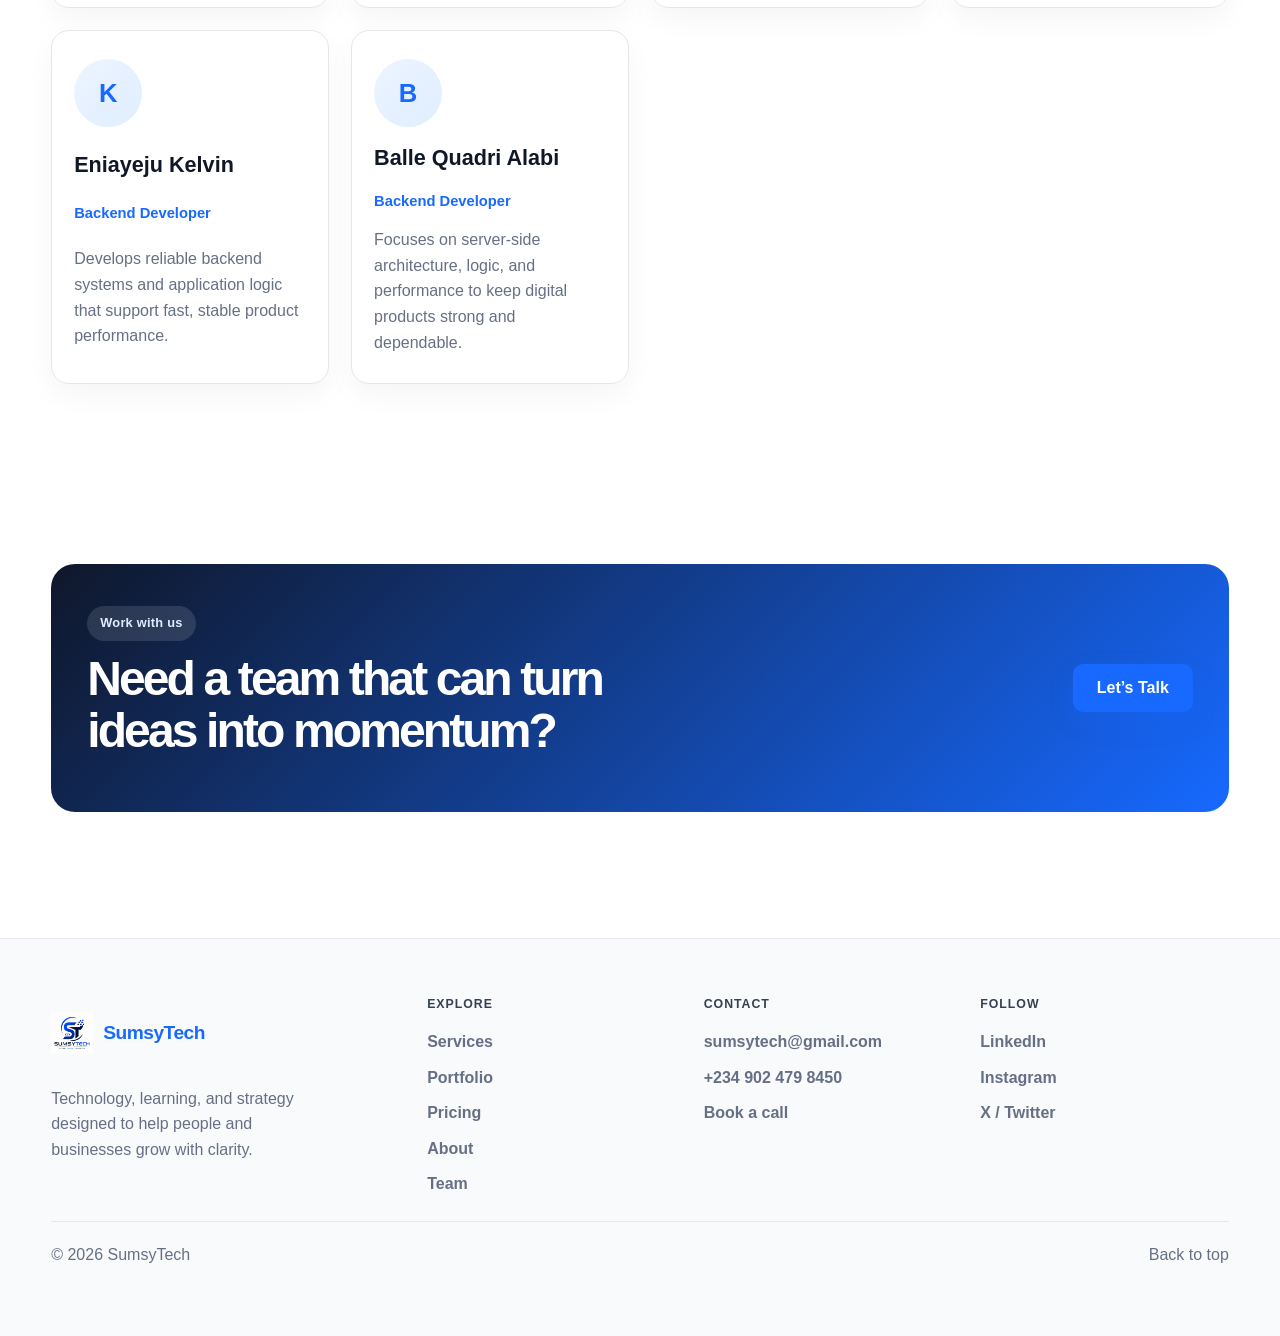
<file: team.html>
<!DOCTYPE html>
<html lang="en">
<head>
    <meta charset="UTF-8">
    <meta name="viewport" content="width=device-width, initial-scale=1.0">
    <title>SumsyTech | Team</title>
    <meta name="description" content="Meet the SumsyTech team behind the strategy, design, and technology work we deliver.">
    <link rel="stylesheet" href="./index.css">
</head>
<body>
    <header>
        <div class="nav-container">
            <a href="./hero/index.html" class="logo" aria-label="SumsyTech home">
                <img src="./hero/sumsytech.jpg" alt="SumsyTech logo">
                <span>SumsyTech</span>
            </a>

            <nav aria-label="Main navigation" class="desktop-nav">
                <ul>
                    <li><a href="./services.html">Services</a></li>
                    <li><a href="./insights.html">Insights</a></li>
                    <li><a href="./portfolio.html">Portfolio</a></li>
                    <li><a href="./achievements.html">Achievements</a></li>
                    <li><a href="./pricing.html">Pricing</a></li>
                    <li><a href="./about.html">About</a></li>
                    <li><a href="./team.html" aria-current="page">Team</a></li>
                    <li><a href="./faq.html">FAQ</a></li>
                    <li><a href="./contact.html" class="nav-button">Contact Us</a></li>
                </ul>
            </nav>

            <button class="theme-toggle" type="button" aria-label="Toggle dark mode">🌙</button>

            <button class="mobile-menu-toggle" aria-label="Open menu" aria-expanded="false" aria-controls="mobileSidebar">
                <span></span>
                <span></span>
                <span></span>
            </button>
        </div>

        <div class="mobile-sidebar-overlay" aria-hidden="true"></div>

        <aside class="mobile-sidebar" id="mobileSidebar" aria-label="Mobile navigation" aria-hidden="true" inert>
            <div class="mobile-sidebar-header">
                <a href="./hero/index.html" class="logo" aria-label="SumsyTech home">
                    <img src="./hero/sumsytech.jpg" alt="SumsyTech logo">
                    <span>SumsyTech</span>
                </a>
                <button class="mobile-menu-close" aria-label="Close menu">×</button>
            </div>

            <button class="mobile-theme-toggle" type="button" aria-label="Toggle dark mode"></button>

            <nav aria-label="Mobile navigation links" class="mobile-nav">
                <ul>
                    <li><a href="./services.html">Services</a></li>
                    <li><a href="./insights.html">Insights</a></li>
                    <li><a href="./portfolio.html">Portfolio</a></li>
                    <li><a href="./achievements.html">Achievements</a></li>
                    <li><a href="./pricing.html">Pricing</a></li>
                    <li><a href="./about.html">About</a></li>
                    <li><a href="./team.html" aria-current="page">Team</a></li>
                    <li><a href="./faq.html">FAQ</a></li>
                    <li><a href="./contact.html">Contact Us</a></li>
                </ul>
            </nav>
        </aside>
    </header>

    <main id="top">
        <section class="page-hero team-page-hero">
            <div class="container page-hero-inner">
                <div>
                    <span class="kicker">Our team</span>
                    <h1>People who combine technical skill with practical thinking.</h1>
                    <p>Our team brings together strategy, design, technology, and educational insight to help clients and learners move forward with confidence.</p>
                </div>

                <div class="mini-panel">
                    <div>
                        <strong>Strategy</strong>
                        <span>Clear direction and growth planning</span>
                    </div>
                    <div>
                        <strong>Design</strong>
                        <span>Human-centered digital experiences</span>
                    </div>
                    <div>
                        <strong>Delivery</strong>
                        <span>Quality execution and support</span>
                    </div>
                </div>
            </div>
        </section>

        <section class="team-section">
            <div class="container">
                <div class="section-heading">
                    <span class="kicker">Meet the crew</span>
                    <h2>Creative minds with a strong execution focus</h2>
                </div>

                <div class="team-grid">
                    <article class="team-card">
                        <div class="team-avatar">A</div>
                        <h3>Adekunle Yakubu</h3>
                        <span>Frontend Developer</span>
                        <p>Builds user-friendly interfaces and polished frontend experiences that are clean, responsive, and engaging.</p>
                    </article>

                    <article class="team-card">
                        <div class="team-avatar">A</div>
                        <h3>Abdulwahab Aisha</h3>
                        <span>Frontend</span>
                        <p>Creates intuitive and modern frontend experiences with a strong focus on usability and visual clarity.</p>
                    </article>

                    <article class="team-card">
                        <div class="team-avatar">A</div>
                        <h3>Abdulsalam Mubarak</h3>
                        <span>Frontend</span>
                        <p>Delivers reliable frontend solutions with a focus on performance, accessibility, and elegant design.</p>
                    </article>

                    <article class="team-card">
                        <div class="team-avatar">M</div>
                        <h3>Masud Sumayah (Director)</h3>
                        <span>Full Stack Developer</span>
                        <p>Works across both frontend and backend systems to deliver complete, scalable digital products.</p>
                    </article>

                    <article class="team-card">
                        <div class="team-avatar">A</div>
                        <h3>Abdulrafiu Mubarak</h3>
                        <span>Social Media Manager</span>
                        <p>Uses digital strategy and content planning to build brand visibility and stronger audience engagement.</p>
                    </article>

                    <article class="team-card">
                        <div class="team-avatar">O</div>
                        <h3>Omasanya Imran</h3>
                        <span>UI/UX</span>
                        <p>Designs meaningful digital experiences that balance usability, accessibility, and visual impact.</p>
                    </article>

                    <article class="team-card">
                        <div class="team-avatar">G</div>
                        <h3>Gazaly Muazum</h3>
                        <span>Frontend Developer</span>
                        <p>Creates responsive interfaces and interactive web features that improve user experience and business value.</p>
                    </article>

                    <article class="team-card">
                        <div class="team-avatar">G</div>
                        <h3>Goodluck Sofiyullah</h3>
                        <span>Frontend Developer</span>
                        <p>Builds polished frontend interfaces with attention to quality, consistency, and user needs.</p>
                    </article>

                    <article class="team-card">
                        <div class="team-avatar">K</div>
                        <h3>Eniayeju Kelvin</h3>
                        <span>Backend Developer</span>
                        <p>Develops reliable backend systems and application logic that support fast, stable product performance.</p>
                    </article>

                    <article class="team-card">
                        <div class="team-avatar">B</div>
                        <h3>Balle Quadri Alabi</h3>
                        <span>Backend Developer</span>
                        <p>Focuses on server-side architecture, logic, and performance to keep digital products strong and dependable.</p>
                    </article>
                </div>
            </div>
        </section>

        <section class="cta" id="contact">
            <div class="container cta-box">
                <div>
                    <span class="kicker">Work with us</span>
                    <h2>Need a team that can turn ideas into momentum?</h2>
                </div>
                <a href="./contact.html" class="btn btn-primary">Let’s Talk</a>
            </div>
        </section>
    </main>

    <footer class="site-footer">
        <div class="container footer-grid">
            <div class="footer-brand">
                <a href="#top" class="logo" aria-label="SumsyTech home">
                    <img src="./hero/sumsytech.jpg" alt="SumsyTech logo">
                    <span>SumsyTech</span>
                </a>
                <p>Technology, learning, and strategy designed to help people and businesses grow with clarity.</p>
            </div>

            <div class="footer-links">
                <h4>Explore</h4>
                <ul>
                    <li><a href="./services.html">Services</a></li>
                    <li><a href="./portfolio.html">Portfolio</a></li>
                    <li><a href="./pricing.html">Pricing</a></li>
                    <li><a href="./about.html">About</a></li>
                    <li><a href="./team.html">Team</a></li>
                </ul>
            </div>

            <div class="footer-links">
                <h4>Contact</h4>
                <ul>
                    <li><a href="mailto:sumsytech@gmail.com">sumsytech@gmail.com</a></li>
                    <li><a href="tel:+2349024798450">+234 902 479 8450</a></li>
                    <li><a href="./contact.html">Book a call</a></li>
                </ul>
            </div>

            <div class="footer-links">
                <h4>Follow</h4>
                <ul>
                    <li><a href="https://www.linkedin.com" target="_blank" rel="noreferrer">LinkedIn</a></li>
                    <li><a href="https://www.instagram.com" target="_blank" rel="noreferrer">Instagram</a></li>
                    <li><a href="https://x.com" target="_blank" rel="noreferrer">X / Twitter</a></li>
                </ul>
            </div>
        </div>

        <div class="container footer-bottom">
            <p>© 2026 SumsyTech</p>
            <a href="#top">Back to top</a>
        </div>
    </footer>

    <script>
        const menuToggle = document.querySelector('.mobile-menu-toggle');
        const mobileSidebar = document.querySelector('.mobile-sidebar');
        const overlay = document.querySelector('.mobile-sidebar-overlay');
        const closeButton = document.querySelector('.mobile-menu-close');
        const themeToggle = document.querySelector('.theme-toggle');

        const savedTheme = localStorage.getItem('sumsytech-theme');
        const mobileThemeToggle = document.querySelector('.mobile-theme-toggle');
        if (mobileThemeToggle) {
            mobileThemeToggle.addEventListener('click', () => {
                const isDark = document.body.classList.toggle('dark-theme');
                localStorage.setItem('sumsytech-theme', isDark ? 'dark' : 'light');
                if (themeToggle) {
                    themeToggle.textContent = isDark ? '☀️' : '🌙';
                    themeToggle.setAttribute('aria-label', isDark ? 'Switch to light mode' : 'Switch to dark mode');
                }
            });
        }
        if (savedTheme === 'dark') {
            document.body.classList.add('dark-theme');
            if (themeToggle) themeToggle.textContent = '☀️';
        }

        function setSidebarOpen(isOpen, restoreFocus = false) {
            mobileSidebar.classList.toggle('open', isOpen);
            overlay.classList.toggle('active', isOpen);
            menuToggle.setAttribute('aria-expanded', String(isOpen));
            menuToggle.setAttribute('aria-label', isOpen ? 'Close menu' : 'Open menu');
            mobileSidebar.setAttribute('aria-hidden', String(!isOpen));
            mobileSidebar.inert = !isOpen;

            if (isOpen) {
                mobileSidebar.querySelector('.mobile-nav a')?.focus();
            } else if (restoreFocus) {
                menuToggle.focus();
            }
        }

        if (menuToggle) {
            menuToggle.addEventListener('click', () => {
                const isOpen = mobileSidebar.classList.contains('open');
                setSidebarOpen(!isOpen, isOpen);
            });
        }

        if (closeButton) {
            closeButton.addEventListener('click', () => setSidebarOpen(false, true));
        }

        if (overlay) {
            overlay.addEventListener('click', () => setSidebarOpen(false, true));
        }

        if (themeToggle) {
            themeToggle.addEventListener('click', () => {
                const isDark = document.body.classList.toggle('dark-theme');
                localStorage.setItem('sumsytech-theme', isDark ? 'dark' : 'light');
                themeToggle.textContent = isDark ? '☀️' : '🌙';
                themeToggle.setAttribute('aria-label', isDark ? 'Switch to light mode' : 'Switch to dark mode');
            });
        }

        document.addEventListener('keydown', event => {
            if (event.key === 'Escape' && mobileSidebar.classList.contains('open')) {
                setSidebarOpen(false, true);
            }
        });

        document.querySelectorAll('.mobile-nav a').forEach(link => {
            link.addEventListener('click', () => setSidebarOpen(false));
        });
    </script>
</body>
</html>
</file>
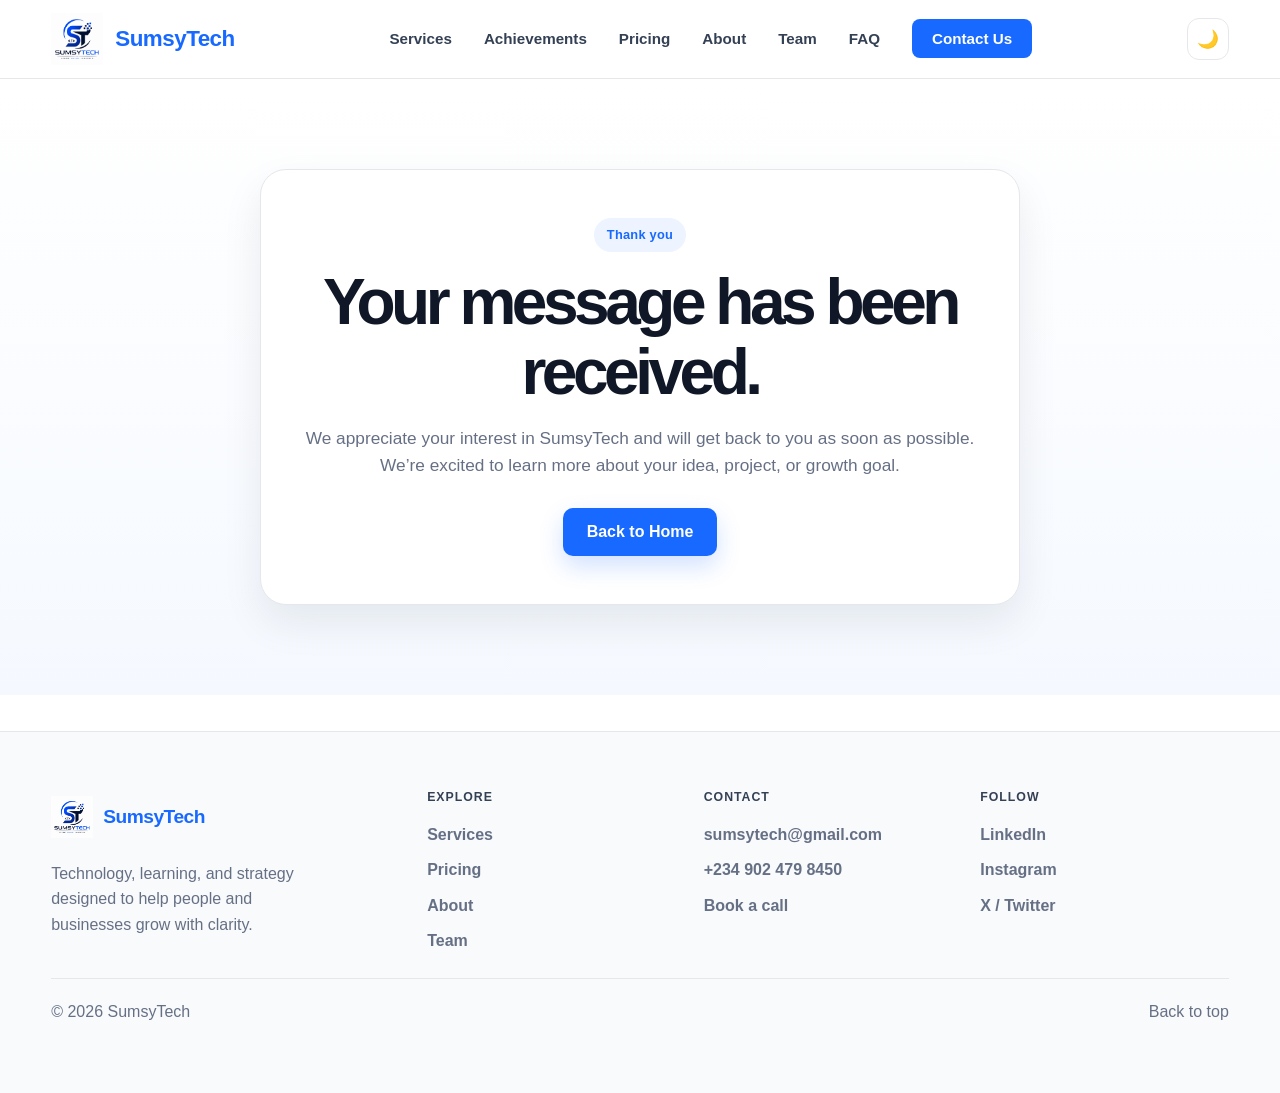
<file: thank-you.html>
<!DOCTYPE html>
<html lang="en">
<head>
    <meta charset="UTF-8">
    <meta name="viewport" content="width=device-width, initial-scale=1.0">
    <title>SumsyTech | Thank You</title>
    <meta name="description" content="Thank you for contacting SumsyTech. We appreciate your message and will get back to you soon.">
    <link rel="stylesheet" href="./index.css">
</head>
<body>
    <header>
        <div class="nav-container">
            <a href="./hero/index.html" class="logo" aria-label="SumsyTech home">
                <img src="./hero/sumsytech.jpg" alt="SumsyTech logo">
                <span>SumsyTech</span>
            </a>

            <nav aria-label="Main navigation" class="desktop-nav">
                <ul>
                    <li><a href="./services.html">Services</a></li>
                    <li><a href="./achievements.html">Achievements</a></li>
                    <li><a href="./pricing.html">Pricing</a></li>
                    <li><a href="./about.html">About</a></li>
                    <li><a href="./team.html">Team</a></li>
                       <li><a href="./faq.html">FAQ</a></li>
                    <li><a href="./contact.html" class="nav-button">Contact Us</a></li>
                </ul>
            </nav>

            <button class="theme-toggle" type="button" aria-label="Toggle dark mode">🌙</button>

            <button class="mobile-menu-toggle" aria-label="Open menu" aria-expanded="false" aria-controls="mobileSidebar">
                <span></span>
                <span></span>
                <span></span>
            </button>
        </div>

        <div class="mobile-sidebar-overlay" aria-hidden="true"></div>

        <aside class="mobile-sidebar" id="mobileSidebar" aria-label="Mobile navigation" aria-hidden="true">
            <div class="mobile-sidebar-header">
                <a href="./hero/index.html" class="logo" aria-label="SumsyTech home">
                    <img src="./hero/sumsytech.jpg" alt="SumsyTech logo">
                    <span>SumsyTech</span>
                </a>
                <button class="mobile-menu-close" aria-label="Close menu">×</button>
            </div>

            <button class="mobile-theme-toggle" type="button" aria-label="Toggle dark mode"></button>

            <nav aria-label="Mobile navigation links" class="mobile-nav">
                <ul>
                    <li><a href="./services.html">Services</a></li>
                    <li><a href="./insights.html">Insights</a></li>
                    <li><a href="./portfolio.html">Portfolio</a></li>
                    <li><a href="./achievements.html">Achievements</a></li>
                    <li><a href="./pricing.html">Pricing</a></li>
                    <li><a href="./about.html">About</a></li>
                    <li><a href="./team.html">Team</a></li>
                    <li><a href="./faq.html">FAQ</a></li>
                    <li><a href="./contact.html">Contact Us</a></li>
                </ul>
            </nav>
        </aside>
    </header>

    <main class="thank-you-main">
        <section class="container thank-you-box">
            <span class="kicker">Thank you</span>
            <h1>Your message has been received.</h1>
            <p>We appreciate your interest in SumsyTech and will get back to you as soon as possible. We’re excited to learn more about your idea, project, or growth goal.</p>
            <a href="./hero/index.html" class="btn btn-primary">Back to Home</a>
        </section>
    </main>

    <footer class="site-footer">
        <div class="container footer-grid">
            <div class="footer-brand">
                <a href="#top" class="logo" aria-label="SumsyTech home">
                    <img src="./hero/sumsytech.jpg" alt="SumsyTech logo">
                    <span>SumsyTech</span>
                </a>
                <p>Technology, learning, and strategy designed to help people and businesses grow with clarity.</p>
            </div>

            <div class="footer-links">
                <h4>Explore</h4>
                <ul>
                    <li><a href="./services.html">Services</a></li>
                    <li><a href="./pricing.html">Pricing</a></li>
                    <li><a href="./about.html">About</a></li>
                    <li><a href="./team.html">Team</a></li>
                </ul>
            </div>

            <div class="footer-links">
                <h4>Contact</h4>
                <ul>
                    <li><a href="mailto:sumsytech@gmail.com">sumsytech@gmail.com</a></li>
                    <li><a href="tel:+2349024798450">+234 902 479 8450</a></li>
                    <li><a href="./contact.html">Book a call</a></li>
                </ul>
            </div>

            <div class="footer-links">
                <h4>Follow</h4>
                <ul>
                    <li><a href="https://www.linkedin.com" target="_blank" rel="noreferrer">LinkedIn</a></li>
                    <li><a href="https://www.instagram.com" target="_blank" rel="noreferrer">Instagram</a></li>
                    <li><a href="https://x.com" target="_blank" rel="noreferrer">X / Twitter</a></li>
                </ul>
            </div>
        </div>

        <div class="container footer-bottom">
            <p>© 2026 SumsyTech</p>
            <a href="#top">Back to top</a>
        </div>
    </footer>

    <script>
        const menuToggle = document.querySelector('.mobile-menu-toggle');
        const mobileSidebar = document.querySelector('.mobile-sidebar');
        const overlay = document.querySelector('.mobile-sidebar-overlay');
        const closeButton = document.querySelector('.mobile-menu-close');
        const themeToggle = document.querySelector('.theme-toggle');

        const savedTheme = localStorage.getItem('sumsytech-theme');
        const mobileThemeToggle = document.querySelector('.mobile-theme-toggle');
        if (mobileThemeToggle) {
            mobileThemeToggle.addEventListener('click', () => {
                const isDark = document.body.classList.toggle('dark-theme');
                localStorage.setItem('sumsytech-theme', isDark ? 'dark' : 'light');
                if (themeToggle) {
                    themeToggle.textContent = isDark ? '☀️' : '🌙';
                    themeToggle.setAttribute('aria-label', isDark ? 'Switch to light mode' : 'Switch to dark mode');
                }
            });
        }
        if (savedTheme === 'dark') {
            document.body.classList.add('dark-theme');
            if (themeToggle) themeToggle.textContent = '☀️';
        }

        function toggleSidebar() {
            const isOpen = mobileSidebar.classList.contains('open');
            mobileSidebar.classList.toggle('open', !isOpen);
            overlay.classList.toggle('active', !isOpen);
            menuToggle.setAttribute('aria-expanded', String(!isOpen));
            mobileSidebar.setAttribute('aria-hidden', String(isOpen));
        }

        if (menuToggle) {
            menuToggle.addEventListener('click', toggleSidebar);
        }

        if (closeButton) {
            closeButton.addEventListener('click', toggleSidebar);
        }

        if (overlay) {
            overlay.addEventListener('click', toggleSidebar);
        }

        if (themeToggle) {
            themeToggle.addEventListener('click', () => {
                const isDark = document.body.classList.toggle('dark-theme');
                localStorage.setItem('sumsytech-theme', isDark ? 'dark' : 'light');
                themeToggle.textContent = isDark ? '☀️' : '🌙';
                themeToggle.setAttribute('aria-label', isDark ? 'Switch to light mode' : 'Switch to dark mode');
            });
        }

        document.querySelectorAll('.mobile-nav a').forEach(link => {
            link.addEventListener('click', () => {
                mobileSidebar.classList.remove('open');
                overlay.classList.remove('active');
                menuToggle.setAttribute('aria-expanded', 'false');
                mobileSidebar.setAttribute('aria-hidden', 'true');
            });
        });
    </script>
</body>
</html>
</file>
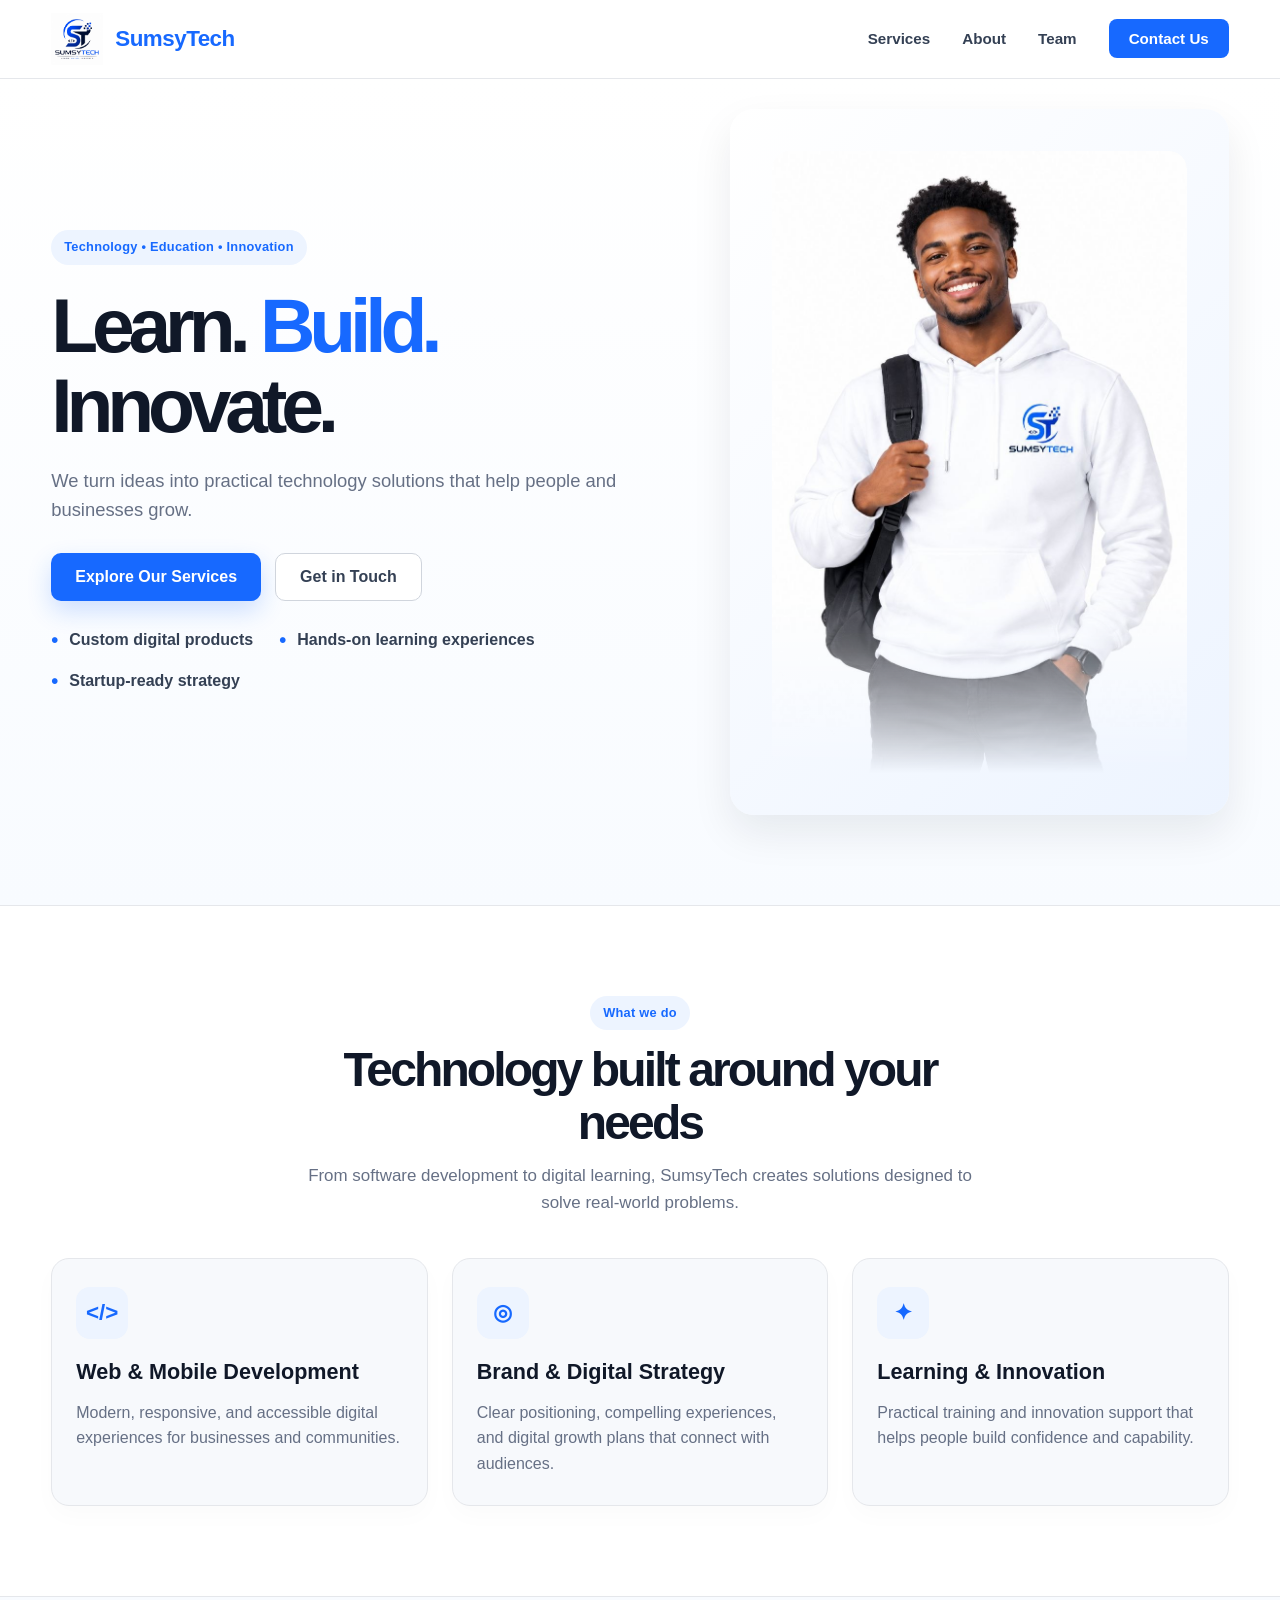
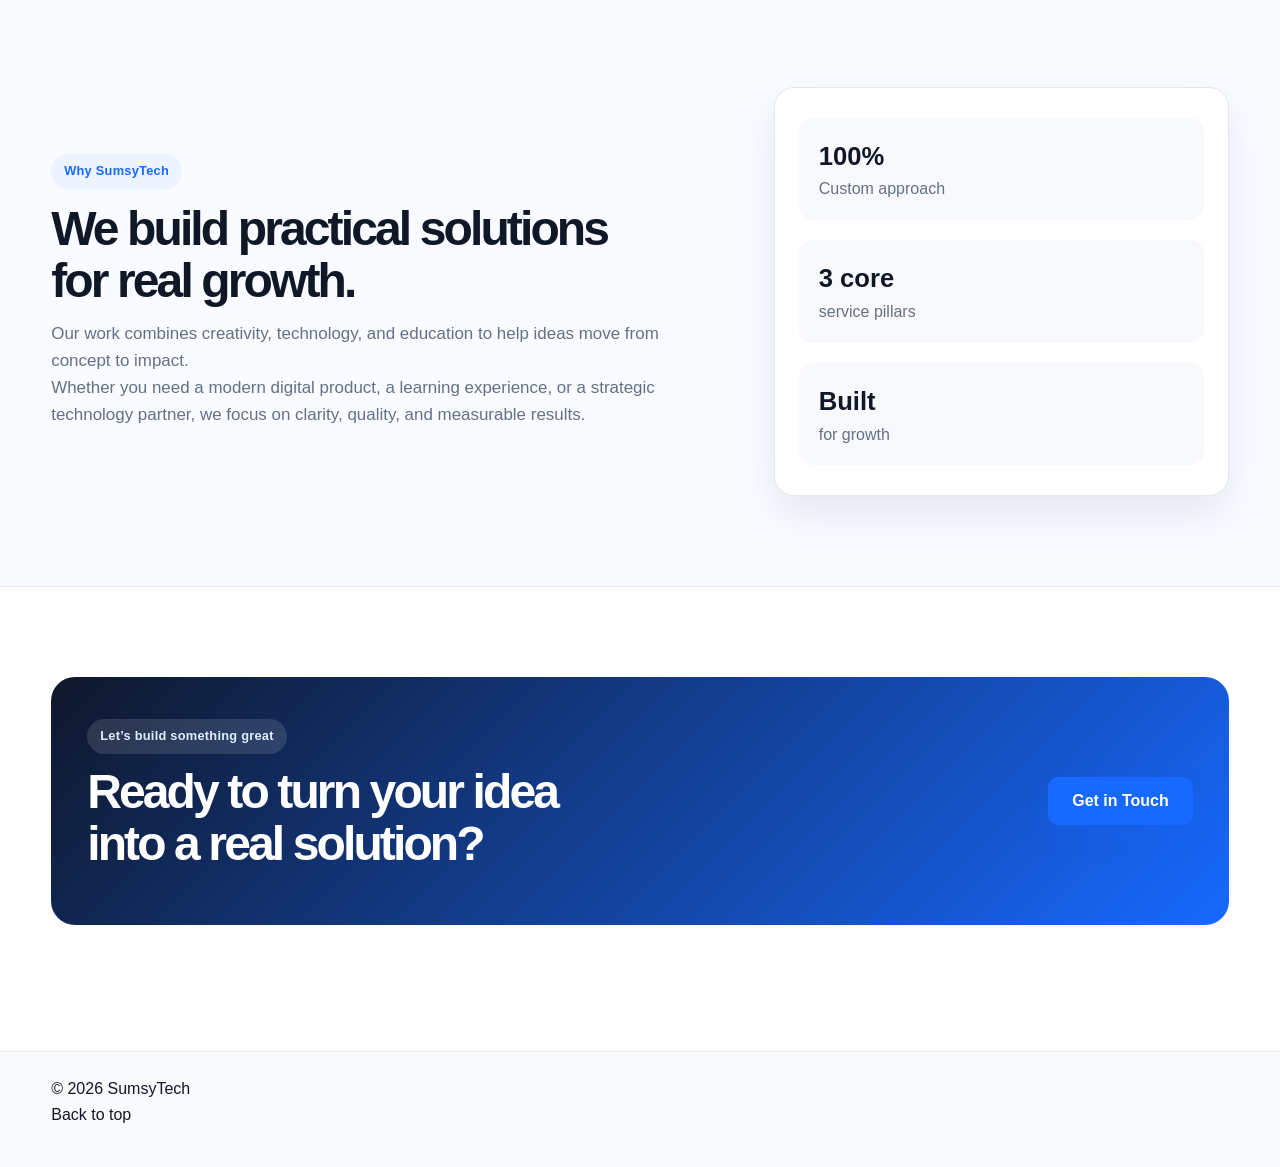
<file: hero/hero.html>
<!DOCTYPE html>
<html lang="en">
<head>
    <meta charset="UTF-8">
    <meta name="viewport" content="width=device-width, initial-scale=1.0">
    <title>SumsyTech | Learn. Build. Innovate.</title>
    <meta name="description" content="SumsyTech helps people and businesses grow through technology, education, and innovation.">
    <link rel="stylesheet" href="../index.css">
</head>
<body>
    <header>
        <div class="nav-container">
            <a href="./hero.html" class="logo" aria-label="SumsyTech home">
                <img src="./sumsytech.jpg" alt="SumsyTech logo">
                <span>SumsyTech</span>
            </a>

            <nav aria-label="Main navigation" class="desktop-nav">
                <ul>
                    <li><a href="../services.html">Services</a></li>
                    <li><a href="../about.html">About</a></li>
                    <li><a href="../team.html">Team</a></li>
                    <li><a href="../contact.html" class="nav-button">Contact Us</a></li>
                </ul>
            </nav>

            <button class="mobile-menu-toggle" aria-label="Open menu" aria-expanded="false" aria-controls="mobileSidebar">
                <span></span>
                <span></span>
                <span></span>
            </button>
        </div>

        <div class="mobile-sidebar-overlay" aria-hidden="true"></div>

        <aside class="mobile-sidebar" id="mobileSidebar" aria-label="Mobile navigation" aria-hidden="true">
            <div class="mobile-sidebar-header">
                <a href="./hero.html" class="logo" aria-label="SumsyTech home">
                    <img src="./sumsytech.jpg" alt="SumsyTech logo">
                    <span>SumsyTech</span>
                </a>
                <button class="mobile-menu-close" aria-label="Close menu">×</button>
            </div>

            <nav aria-label="Mobile navigation links" class="mobile-nav">
                <ul>
                    <li><a href="../services.html">Services</a></li>
                    <li><a href="../about.html">About</a></li>
                    <li><a href="../team.html">Team</a></li>
                    <li><a href="../contact.html">Contact Us</a></li>
                </ul>
            </nav>
        </aside>
    </header>

    <main>
        <section class="hero" id="top">
            <div class="hero-container">
                <div class="hero-content">
                    <span class="eyebrow">Technology • Education • Innovation</span>
                    <h1>Learn. <span>Build.</span> Innovate.</h1>
                    <p>We turn ideas into practical technology solutions that help people and businesses grow.</p>

                    <div class="hero-buttons">
                        <a href="../services.html" class="btn btn-primary">Explore Our Services</a>
                        <a href="../contact.html" class="btn btn-secondary">Get in Touch</a>
                    </div>

                    <ul class="hero-points" aria-label="SumsyTech strengths">
                        <li>Custom digital products</li>
                        <li>Hands-on learning experiences</li>
                        <li>Startup-ready strategy</li>
                    </ul>
                </div>

                <div class="hero-logo" aria-label="SumsyTech technology symbol illustration">
                    <img src="./sumsy-hero.jpg" alt="SumsyTech logo featuring the ST technology symbol">
                </div>
            </div>
        </section>

        <section class="services" id="services">
            <div class="container">
                <div class="section-heading">
                    <span class="kicker">What we do</span>
                    <h2>Technology built around your needs</h2>
                    <p>From software development to digital learning, SumsyTech creates solutions designed to solve real-world problems.</p>
                </div>

                <div class="service-grid">
                    <article class="service-card">
                        <div class="service-icon" aria-hidden="true">&lt;/&gt;</div>
                        <h3>Web &amp; Mobile Development</h3>
                        <p>Modern, responsive, and accessible digital experiences for businesses and communities.</p>
                    </article>

                    <article class="service-card">
                        <div class="service-icon" aria-hidden="true">◎</div>
                        <h3>Brand &amp; Digital Strategy</h3>
                        <p>Clear positioning, compelling experiences, and digital growth plans that connect with audiences.</p>
                    </article>

                    <article class="service-card">
                        <div class="service-icon" aria-hidden="true">✦</div>
                        <h3>Learning &amp; Innovation</h3>
                        <p>Practical training and innovation support that helps people build confidence and capability.</p>
                    </article>
                </div>
            </div>
        </section>

        <section class="about" id="about">
            <div class="container about-grid">
                <div class="about-copy">
                    <span class="kicker">Why SumsyTech</span>
                    <h2>We build practical solutions for real growth.</h2>
                    <p>Our work combines creativity, technology, and education to help ideas move from concept to impact.</p>
                    <p>Whether you need a modern digital product, a learning experience, or a strategic technology partner, we focus on clarity, quality, and measurable results.</p>
                </div>

                <div class="about-panel" aria-label="SumsyTech impact statistics">
                    <div>
                        <strong>100%</strong>
                        <span>Custom approach</span>
                    </div>
                    <div>
                        <strong>3 core</strong>
                        <span>service pillars</span>
                    </div>
                    <div>
                        <strong>Built</strong>
                        <span>for growth</span>
                    </div>
                </div>
            </div>
        </section>

        <section class="cta" id="contact">
            <div class="container cta-box">
                <div>
                    <span class="kicker">Let’s build something great</span>
                    <h2>Ready to turn your idea into a real solution?</h2>
                </div>
                <a href="mailto:sumsytech@gmail.com" class="btn btn-primary">Get in Touch</a>
            </div>
        </section>
    </main>

    <footer class="site-footer">
        <div class="container footer-content">
            <p>© 2026 SumsyTech</p>
            <a href="#top">Back to top</a>
        </div>
    </footer>

    <script>
        const menuToggle = document.querySelector('.mobile-menu-toggle');
        const mobileSidebar = document.querySelector('.mobile-sidebar');
        const overlay = document.querySelector('.mobile-sidebar-overlay');
        const closeButton = document.querySelector('.mobile-menu-close');

        function toggleSidebar() {
            const isOpen = mobileSidebar.classList.contains('open');
            mobileSidebar.classList.toggle('open', !isOpen);
            overlay.classList.toggle('active', !isOpen);
            menuToggle.setAttribute('aria-expanded', String(!isOpen));
            mobileSidebar.setAttribute('aria-hidden', String(isOpen));
        }

        if (menuToggle) {
            menuToggle.addEventListener('click', toggleSidebar);
        }

        if (closeButton) {
            closeButton.addEventListener('click', toggleSidebar);
        }

        if (overlay) {
            overlay.addEventListener('click', toggleSidebar);
        }

        document.querySelectorAll('.mobile-nav a').forEach(link => {
            link.addEventListener('click', () => {
                mobileSidebar.classList.remove('open');
                overlay.classList.remove('active');
                menuToggle.setAttribute('aria-expanded', 'false');
                mobileSidebar.setAttribute('aria-hidden', 'true');
            });
        });
    </script>
</body>
</html>
</file>
<file: index.css>
:root {
    --primary: #1769ff;
    --primary-dark: #0d55d9;
    --primary-soft: #edf4ff;
    --text: #101828;
    --muted: #667085;
    --border: #e5e7eb;
    --surface: #ffffff;
    --surface-alt: #f7f9fc;
    --bg: #ffffff;
    --bg-soft: #f8fbff;
    --shadow: 0 18px 40px rgba(16, 24, 40, 0.08);
}

body.dark-theme {
    --primary: #7ea8ff;
    --primary-dark: #9bb8ff;
    --primary-soft: rgba(126, 168, 255, 0.16);
    --text: #edf2ff;
    --muted: #b7c3d4;
    --border: #24314b;
    --surface: #111827;
    --surface-alt: #0f172a;
    --bg: #0b1220;
    --bg-soft: #111b2d;
    --shadow: 0 18px 40px rgba(2, 6, 23, 0.46);
}

* {
    box-sizing: border-box;
    margin: 0;
    padding: 0;
}

html {
    scroll-behavior: smooth;
    overflow-x: hidden;
}

body {
    font-family: Arial, Helvetica, sans-serif;
    background: var(--bg);
    color: var(--text);
    line-height: 1.6;
    overflow-x: hidden;
    transition: background-color 0.2s ease, color 0.2s ease;
}

a {
    color: inherit;
    text-decoration: none;
}

img {
    max-width: 100%;
    display: block;
    height: auto;
}

a:focus-visible,
button:focus-visible {
    outline: 3px solid var(--primary);
    outline-offset: 4px;
}

.container {
    width: min(1180px, 92%);
    margin: 0 auto;
}

/* Header */
header {
    position: sticky;
    top: 0;
    z-index: 1000;
    background: rgba(255, 255, 255, 0.96);
    backdrop-filter: blur(10px);
    border-bottom: 1px solid var(--border);
}

.nav-container {
    width: min(1180px, 92%);
    margin: 0 auto;
    min-height: 78px;
    display: flex;
    align-items: center;
    justify-content: space-between;
    gap: 30px;
}

.logo {
    display: inline-flex;
    align-items: center;
    gap: 12px;
    font-size: 1.4rem;
    font-weight: 800;
    letter-spacing: -0.5px;
}

.logo img {
    width: 52px;
    height: 52px;
    object-fit: contain;
}

.logo span {
    color: var(--primary);
}

nav ul {
    display: flex;
    align-items: center;
    list-style: none;
    gap: 32px;
}

nav a {
    font-size: 0.95rem;
    font-weight: 600;
    color: #344054;
    transition: color 0.2s ease;
}

nav a:hover {
    color: var(--primary);
}

.nav-button {
    background: var(--primary);
    color: #fff !important;
    padding: 11px 20px;
    border-radius: 8px;
    transition: background 0.2s ease, transform 0.2s ease;
}

.nav-button:hover {
    background: var(--primary-dark);
    transform: translateY(-1px);
}

.theme-toggle {
    display: inline-flex;
    align-items: center;
    justify-content: center;
    width: 42px;
    height: 42px;
    border: 1px solid var(--border);
    background: var(--surface);
    color: var(--text);
    border-radius: 12px;
    cursor: pointer;
    font-size: 1.1rem;
    transition: all 0.2s ease;
}

.mobile-theme-toggle {
    display: none;
    align-items: center;
    justify-content: center;
    width: 42px;
    height: 42px;
    border: 1px solid var(--border);
    background: var(--surface);
    color: var(--text);
    border-radius: 12px;
    cursor: pointer;
    font-size: 1.1rem;
}

.mobile-theme-toggle::before {
    content: "🌙";
}

body.dark-theme .mobile-theme-toggle::before {
    content: "☀️";
}

.theme-toggle:hover {
    border-color: var(--primary);
    color: var(--primary);
}

body.dark-theme header {
    background: rgba(11, 18, 32, 0.9);
}

body.dark-theme .logo img {
    padding: 5px;
    background: #fff;
    border: 1px solid rgba(255, 255, 255, 0.22);
    border-radius: 12px;
}

body.dark-theme .hero,
body.dark-theme .site-footer,
body.dark-theme .thank-you-main,
body.dark-theme .about,
body.dark-theme .story-section,
body.dark-theme .team-section,
body.dark-theme .services,
body.dark-theme .faq-section,
body.dark-theme .service-section,
body.dark-theme .pricing-section,
body.dark-theme .portfolio-section,
body.dark-theme .insights-section,
body.dark-theme .page-hero {
    background: var(--bg-soft);
}

body.dark-theme .hero-logo,
body.dark-theme .about-panel,
body.dark-theme .process-card,
body.dark-theme .value-card,
body.dark-theme .story-panel,
body.dark-theme .contact-card,
body.dark-theme .contact-form-wrap,
body.dark-theme .contact-aside .aside-box,
body.dark-theme .team-card,
body.dark-theme .pricing-card,
body.dark-theme .faq-item,
body.dark-theme .service-card,
body.dark-theme .portfolio-card,
body.dark-theme .article-card,
body.dark-theme .card,
body.dark-theme .thank-you-box,
body.dark-theme .mobile-sidebar {
    background: var(--surface);
    border-color: var(--border);
    box-shadow: var(--shadow);
}

body.dark-theme .contact-form input,
body.dark-theme .contact-form textarea,
body.dark-theme .faq-question,
body.dark-theme .mobile-nav a,
body.dark-theme .mobile-sidebar,
body.dark-theme .mobile-menu-toggle,
body.dark-theme .theme-toggle,
body.dark-theme .mobile-theme-toggle {
    background: var(--surface);
    color: var(--text);
    border-color: var(--border);
}

body.dark-theme .contact-form input::placeholder,
body.dark-theme .contact-form textarea::placeholder,
body.dark-theme .faq-question,
body.dark-theme .mobile-nav a,
body.dark-theme .footer-links a,
body.dark-theme .footer-brand p,
body.dark-theme .footer-bottom,
body.dark-theme .hero p,
body.dark-theme .about-copy p,
body.dark-theme .section-heading p,
body.dark-theme .faq-answer p,
body.dark-theme .team-card p,
body.dark-theme .service-card p,
body.dark-theme .marketing-copy p,
body.dark-theme .pricing-card p,
body.dark-theme .contact-card p,
body.dark-theme .contact-aside li,
body.dark-theme .story-panel span,
body.dark-theme .about-panel span,
body.dark-theme .thank-you-box p {
    color: var(--muted);
}

body.dark-theme .mobile-nav a:hover,
body.dark-theme nav a:hover,
body.dark-theme .footer-links a:hover,
body.dark-theme .contact-card a,
body.dark-theme .logo span,
body.dark-theme .pricing-card .price,
body.dark-theme .service-icon {
    color: var(--primary);
}

/* Hero */
.hero {
    background: linear-gradient(180deg, #fff 0%, #f8fbff 100%);
    padding: 30px 0 90px;
    border-bottom: 1px solid var(--border);
}

.hero-container {
    width: min(1180px, 92%);
    margin: 0 auto;
    display: grid;
    grid-template-columns: 1.1fr 0.9fr;
    align-items: center;
    gap: 70px;
}

.eyebrow,
.kicker {
    display: inline-block;
    background: var(--primary-soft);
    color: var(--primary);
    padding: 7px 13px;
    border-radius: 999px;
    font-size: 0.8rem;
    font-weight: 700;
    letter-spacing: 0.02em;
}

.hero-content .eyebrow {
    margin-bottom: 20px;
}

.hero h1 {
    font-size: clamp(2.5rem, 6vw, 4.8rem);
    line-height: 1.05;
    letter-spacing: -0.08em;
    color: var(--text);
    margin-bottom: 20px;
}

.hero h1 span {
    color: var(--primary);
}

.hero p {
    max-width: 640px;
    color: var(--muted);
    font-size: 1.15rem;
    margin-bottom: 28px;
}

.hero-buttons {
    display: flex;
    flex-wrap: wrap;
    gap: 14px;
    margin-bottom: 26px;
}

.btn {
    display: inline-flex;
    align-items: center;
    justify-content: center;
    min-height: 48px;
    padding: 0 24px;
    border-radius: 10px;
    font-weight: 700;
    transition: all 0.2s ease;
}

.btn-primary {
    background: var(--primary);
    color: #fff;
    box-shadow: 0 10px 24px rgba(23, 105, 255, 0.2);
}

.btn-primary:hover {
    background: var(--primary-dark);
    transform: translateY(-2px);
}

.btn-secondary {
    background: #fff;
    border: 1px solid #d0d5dd;
    color: #344054;
}

.btn-secondary:hover {
    border-color: var(--primary);
    color: var(--primary);
}

.hero-points {
    display: flex;
    flex-wrap: wrap;
    gap: 16px 26px;
    list-style: none;
    color: #344054;
    font-weight: 600;
}

.hero-points li {
    position: relative;
    padding-left: 18px;
}

.hero-points li::before {
    content: "•";
    position: absolute;
    left: 0;
    color: var(--primary);
    font-size: 1.25rem;
    line-height: 1;
    top: 0.18rem;
}

.hero-logo {
    display: flex;
    justify-content: center;
    align-items: center;
    background: linear-gradient(135deg, #ffffff 0%, #edf4ff 100%);
    border-radius: 24px;
    padding: 42px;
    box-shadow: var(--shadow);
    min-height: 420px;
}

.hero-logo img {
    width: min(100%, 560px);
    object-fit: contain;
    border-radius: 18px;
    -webkit-mask-image: linear-gradient(to bottom, black 70%, transparent 100%);
    mask-image: linear-gradient(to bottom, black 70%, transparent 100%);
}

/* Services */
.services,
.about,
.cta,
.services-page-grid,
.process-section,
.faq-section,
.portfolio-section,
.insights-section,
.achievement-section {
    padding: 90px 0;
}

.services-page-hero,
.page-hero {
    background: linear-gradient(180deg, #ffffff 0%, #f5f9ff 100%);
    padding: 90px 0 60px;
    border-bottom: 1px solid var(--border);
}

.services-page-hero-inner,
.page-hero-inner,
.team-hero-layout {
    display: grid;
    grid-template-columns: 1.2fr 0.8fr;
    gap: 40px;
    align-items: center;
}

.services-page-hero h1,
.page-hero h1,
.team-copy h1 {
    font-size: clamp(2.6rem, 5vw, 4.4rem);
    line-height: 1.08;
    letter-spacing: -0.08em;
    margin: 18px 0 16px;
}

.services-page-hero p,
.page-hero p,
.team-copy p {
    max-width: 640px;
    color: var(--muted);
    font-size: 1.08rem;
}

.mini-panel {
    background: #fff;
    border: 1px solid var(--border);
    border-radius: 22px;
    box-shadow: var(--shadow);
    padding: 24px;
    display: grid;
    gap: 16px;
}

.mini-panel div {
    background: var(--surface-alt);
    border-radius: 14px;
    padding: 18px 20px;
}

.mini-panel strong {
    display: block;
    font-size: 1.3rem;
    margin-bottom: 4px;
}

.mini-panel span {
    color: var(--muted);
}

.section-heading {
    max-width: 700px;
    margin: 0 auto 42px;
    text-align: center;
}

.section-heading h2,
.about-copy h2,
.cta-box h2 {
    font-size: clamp(2rem, 4vw, 3rem);
    letter-spacing: -0.06em;
    line-height: 1.1;
    margin: 14px 0 12px;
}

.section-heading p,
.about-copy p {
    color: var(--muted);
    font-size: 1.06rem;
}

.faq-layout {
    display: grid;
    grid-template-columns: 0.75fr 1.25fr;
    gap: 56px;
    align-items: start;
}

.faq-heading {
    position: sticky;
    top: 110px;
    margin: 0;
    text-align: left;
}

.faq-list {
    display: grid;
    gap: 14px;
}

.faq-list details {
    background: var(--surface-alt);
    border: 1px solid var(--border);
    border-radius: 14px;
    padding: 0 22px;
}

.faq-list summary {
    cursor: pointer;
    list-style: none;
    padding: 20px 28px 20px 0;
    font-size: 1.05rem;
    font-weight: 700;
    position: relative;
}

.faq-list summary::-webkit-details-marker {
    display: none;
}

.faq-list summary::after {
    content: "+";
    position: absolute;
    right: 0;
    color: var(--primary);
    font-size: 1.4rem;
    font-weight: 400;
    line-height: 1;
}

.faq-list details[open] summary::after {
    content: "-";
}

.faq-list details p {
    color: var(--muted);
    padding: 0 0 20px;
    max-width: 680px;
}

.pricing-section {
    padding: 90px 0;
    background: var(--surface-alt);
}

.pricing-grid {
    display: grid;
    grid-template-columns: repeat(3, minmax(0, 1fr));
    gap: 22px;
    align-items: stretch;
}

.pricing-card {
    position: relative;
    display: flex;
    flex-direction: column;
    background: #fff;
    border: 1px solid var(--border);
    border-radius: 18px;
    padding: 30px 26px;
    box-shadow: 0 10px 24px rgba(16, 24, 40, 0.04);
}

.pricing-card-featured {
    border: 2px solid var(--primary);
    box-shadow: 0 18px 36px rgba(23, 105, 255, 0.14);
}

.pricing-badge {
    position: absolute;
    top: -14px;
    right: 20px;
    background: var(--primary);
    color: #fff;
    padding: 5px 12px;
    border-radius: 999px;
    font-size: 0.75rem;
    font-weight: 700;
}

.pricing-label {
    color: var(--primary);
    font-size: 0.8rem;
    font-weight: 700;
    text-transform: uppercase;
    letter-spacing: 0.04em;
}

.pricing-card h3 {
    font-size: 1.8rem;
    margin: 10px 0 8px;
}

.pricing-description {
    color: var(--muted);
    min-height: 52px;
}

.pricing-amount {
    font-size: 2rem;
    font-weight: 800;
    margin: 24px 0 20px;
}

.pricing-amount span {
    display: block;
    color: var(--muted);
    font-size: 0.8rem;
    font-weight: 600;
    margin-bottom: 2px;
}

.pricing-card .btn {
    width: 100%;
}

.pricing-card ul {
    display: grid;
    gap: 11px;
    list-style: none;
    margin-top: 26px;
    color: #344054;
}

.pricing-card li {
    position: relative;
    padding-left: 22px;
}

.pricing-card li::before {
    content: "✓";
    position: absolute;
    left: 0;
    color: var(--primary);
    font-weight: 700;
}

.pricing-note {
    max-width: 760px;
    margin: 28px auto 0;
    color: var(--muted);
    text-align: center;
}

.service-grid {
    display: grid;
    grid-template-columns: repeat(3, minmax(0, 1fr));
    gap: 24px;
    margin-top: 30px;
}

.portfolio-grid,
.article-grid {
    display: grid;
    grid-template-columns: repeat(3, minmax(0, 1fr));
    gap: 24px;
    margin-top: 30px;
}

.service-card,
.portfolio-card,
.article-card {
    background: var(--surface-alt);
    border: 1px solid var(--border);
    border-radius: 18px;
    padding: 28px 24px;
    box-shadow: 0 10px 24px rgba(16, 24, 40, 0.02);
}

.portfolio-card,
.article-card {
    display: flex;
    flex-direction: column;
    gap: 16px;
}

.portfolio-tag,
.article-tag {
    display: inline-flex;
    align-items: center;
    width: fit-content;
    background: var(--primary-soft);
    color: var(--primary);
    padding: 7px 12px;
    border-radius: 999px;
    font-size: 0.74rem;
    font-weight: 700;
    letter-spacing: 0.03em;
    text-transform: uppercase;
}

.portfolio-card h3,
.article-card h3 {
    font-size: 1.6rem;
    letter-spacing: -0.04em;
}

.portfolio-card p,
.article-card p {
    color: var(--muted);
}

.achievement-image-frame {
    max-width: 900px;
    margin: 0 auto;
    padding: 18px;
    background: var(--surface);
    border: 1px solid var(--border);
    border-radius: 12px;
    box-shadow: var(--shadow);
}

.achievement-image-frame img {
    width: 100%;
    height: auto;
    border-radius: 6px;
}

.achievement-image-frame figcaption {
    margin-top: 14px;
    color: var(--muted);
    font-size: 0.9rem;
    text-align: center;
}

.project-meta,
.article-meta {
    display: flex;
    flex-wrap: wrap;
    gap: 8px;
    margin-top: auto;
}

.project-meta span,
.article-meta span {
    background: var(--surface);
    border: 1px solid var(--border);
    color: var(--muted);
    padding: 7px 10px;
    border-radius: 999px;
    font-size: 0.75rem;
    font-weight: 600;
}

.project-meta span {
    background: var(--surface);
    border: 1px solid var(--border);
    color: var(--muted);
    padding: 7px 10px;
    border-radius: 999px;
    font-size: 0.75rem;
    font-weight: 600;
}

.service-card {
    background: var(--surface-alt);
    border: 1px solid var(--border);
    border-radius: 18px;
    padding: 28px 24px;
    box-shadow: 0 10px 24px rgba(16, 24, 40, 0.02);
}

.service-icon {
    width: 52px;
    height: 52px;
    border-radius: 14px;
    display: grid;
    place-items: center;
    font-size: 1.4rem;
    font-weight: 700;
    background: var(--primary-soft);
    color: var(--primary);
    margin-bottom: 16px;
}

.service-card h3 {
    font-size: 1.35rem;
    margin-bottom: 10px;
}

.service-card p {
    color: var(--muted);
}

.service-detail-card ul {
    margin-top: 16px;
    padding-left: 18px;
    color: #344054;
    line-height: 2;
}

.service-detail-card li::marker {
    color: var(--primary);
}

.process-grid,
.value-grid,
.team-grid {
    display: grid;
    grid-template-columns: repeat(4, minmax(0, 1fr));
    gap: 22px;
    margin-top: 30px;
}

.value-grid {
    grid-template-columns: repeat(3, minmax(0, 1fr));
}

.team-grid {
    grid-template-columns: repeat(4, minmax(0, 1fr));
}

.process-card,
.value-card,
.story-panel,
.contact-card,
.contact-form-wrap,
.contact-aside .aside-box,
.team-card {
    background: #fff;
    border: 1px solid var(--border);
    border-radius: 18px;
    padding: 28px 22px;
    box-shadow: 0 12px 28px rgba(16, 24, 40, 0.04);
}

.process-card span {
    display: inline-flex;
    align-items: center;
    justify-content: center;
    width: 48px;
    height: 48px;
    border-radius: 12px;
    background: var(--primary-soft);
    color: var(--primary);
    font-weight: 800;
    margin-bottom: 18px;
}

.process-card h3,
.value-card h3,
.contact-card h3,
.contact-form-wrap h2,
.story-copy h2 {
    font-size: 1.4rem;
    margin-bottom: 10px;
}

.process-card p,
.value-card p,
.contact-card p,
.story-copy p,
.contact-aside li {
    color: var(--muted);
}

.story-section,
.contact-section {
    padding: 90px 0;
}

.story-grid,
.contact-grid {
    display: grid;
    grid-template-columns: 1.15fr 0.85fr;
    gap: 34px;
    align-items: center;
}

.story-panel {
    display: grid;
    gap: 16px;
}

.story-panel div {
    background: var(--surface-alt);
    padding: 18px 20px;
    border-radius: 14px;
}

.story-panel strong {
    display: block;
    margin-bottom: 6px;
}

.story-panel span {
    color: var(--muted);
}

.value-card {
    padding: 30px 22px;
}

.value-card .service-icon {
    width: 58px;
    height: 58px;
    border-radius: 16px;
    font-size: 1.1rem;
    margin-bottom: 18px;
}

.contact-card,
.contact-form-wrap,
.contact-aside .aside-box,
.team-card {
    display: grid;
    gap: 14px;
}

.contact-card a {
    color: var(--primary);
    font-weight: 600;
}

.contact-form {
    display: grid;
    gap: 18px;
    margin-top: 18px;
}

.form-row {
    display: grid;
    grid-template-columns: repeat(2, minmax(0, 1fr));
    gap: 18px;
}

.contact-form label {
    display: grid;
    gap: 8px;
    font-weight: 600;
    color: #344054;
}

.contact-form input,
.contact-form textarea {
    width: 100%;
    border: 1px solid var(--border);
    border-radius: 12px;
    padding: 14px 16px;
    font: inherit;
    color: var(--text);
    background: #fff;
}

.contact-form input:focus,
.contact-form textarea:focus {
    outline: 2px solid rgba(23, 105, 255, 0.2);
    border-color: var(--primary);
}

.contact-aside ul {
    list-style: none;
    display: grid;
    gap: 10px;
    padding-left: 0;
}

.contact-aside li {
    position: relative;
    padding-left: 18px;
}

.contact-aside li::before {
    content: "•";
    position: absolute;
    left: 0;
    color: var(--primary);
}

.team-section {
    padding: 90px 0;
}

.team-sidebar {
    display: grid;
    gap: 20px;
}

.team-illustration {
    background: linear-gradient(135deg, #ffffff 0%, #edf4ff 100%);
    border: 1px solid var(--border);
    border-radius: 26px;
    overflow: hidden;
    box-shadow: var(--shadow);
    min-height: 300px;
}

.team-illustration svg {
    width: 100%;
    height: 100%;
    display: block;
}

.team-card {
    justify-items: start;
}

.team-avatar {
    width: 68px;
    height: 68px;
    border-radius: 50%;
    display: grid;
    place-items: center;
    background: linear-gradient(135deg, var(--primary-soft) 0%, #dfeeff 100%);
    color: var(--primary);
    font-size: 1.6rem;
    font-weight: 800;
}

.team-card h3 {
    font-size: 1.35rem;
    margin: 0;
}

.team-card span {
    color: var(--primary);
    font-weight: 700;
    font-size: 0.92rem;
}

.team-card p {
    color: var(--muted);
}

/* About */
.about {
    background: #f8fbff;
    border-top: 1px solid var(--border);
    border-bottom: 1px solid var(--border);
}

.about-grid {
    display: grid;
    grid-template-columns: 1.2fr 0.8fr;
    gap: 40px;
    align-items: center;
}

.about-copy {
    max-width: 620px;
}

.about-panel {
    background: #fff;
    border: 1px solid var(--border);
    border-radius: 20px;
    padding: 30px 24px;
    box-shadow: var(--shadow);
    display: grid;
    gap: 20px;
}

.about-panel div {
    padding: 18px 20px;
    border-radius: 14px;
    background: var(--surface-alt);
}

.about-panel strong {
    display: block;
    font-size: 1.6rem;
    color: var(--text);
}

.about-panel span {
    color: var(--muted);
}

/* CTA */
.cta-box {
    background: linear-gradient(135deg, #0f172a 0%, #1769ff 100%);
    color: #fff;
    border-radius: 24px;
    padding: 42px 36px;
    display: flex;
    align-items: center;
    justify-content: space-between;
    gap: 24px;
}

.cta-box .kicker {
    color: #dfeeff;
    background: rgba(255, 255, 255, 0.12);
}

.cta-box h2 {
    max-width: 520px;
    margin-top: 12px;
}

.submit-loading {
    display: none;
    align-items: center;
    justify-content: center;
    gap: 12px;
    margin-top: 18px;
    padding: 14px 18px;
    border: 1px solid var(--border);
    background: var(--primary-soft);
    border-radius: 12px;
    color: var(--primary);
    font-weight: 700;
}

.submit-loading.active {
    display: flex;
}

.spinner {
    width: 18px;
    height: 18px;
    border: 3px solid rgba(23, 105, 255, 0.2);
    border-top-color: var(--primary);
    border-radius: 50%;
    animation: spin 0.8s linear infinite;
}

@keyframes spin {
    to {
        transform: rotate(360deg);
    }
}

.site-footer {
    padding: 24px 0 40px;
    background: #fff;
}

.thank-you-main {
    padding: 90px 0;
    background: linear-gradient(180deg, #ffffff 0%, #f5f9ff 100%);
}

.thank-you-box {
    width: min(760px, 92%);
    margin: 0 auto;
    background: #fff;
    border: 1px solid var(--border);
    border-radius: 26px;
    box-shadow: var(--shadow);
    padding: 48px 28px;
    text-align: center;
}

.thank-you-box .kicker {
    margin-bottom: 16px;
}

.thank-you-box h1 {
    font-size: clamp(2.3rem, 5vw, 4rem);
    letter-spacing: -0.07em;
    line-height: 1.08;
    margin-bottom: 18px;
}

.thank-you-box p {
    color: var(--muted);
    font-size: 1.08rem;
    margin-bottom: 28px;
}

.thank-you-box .btn {
    margin: 0 auto;
}

.site-footer {
    background: #f8fafc;
    border-top: 1px solid var(--border);
    margin-top: 36px;
}

.footer-grid {
    display: grid;
    grid-template-columns: 1.4fr 1fr 1fr 1fr;
    gap: 28px;
    padding-top: 32px;
}

.footer-brand {
    display: grid;
    gap: 14px;
}

.footer-brand .logo {
    font-size: 1.2rem;
    gap: 10px;
}

.footer-brand .logo img {
    width: 42px;
    height: 42px;
}

.footer-brand p {
    color: var(--muted);
    max-width: 260px;
}

.footer-links h4 {
    font-size: 0.77rem;
    text-transform: uppercase;
    letter-spacing: 0.08em;
    margin-bottom: 14px;
    color: #344054;
}

.footer-links ul {
    list-style: none;
    display: grid;
    gap: 10px;
}

.footer-links a {
    color: var(--muted);
    font-weight: 600;
}

.footer-links a:hover {
    color: var(--primary);
}

.footer-bottom {
    display: flex;
    align-items: center;
    justify-content: space-between;
    gap: 20px;
    color: var(--muted);
    border-top: 1px solid var(--border);
    padding: 20px 0 28px;
    margin-top: 24px;
}

@media (min-width: 861px) and (max-width: 1100px) {
    .nav-container {
        gap: 18px;
    }

    nav ul {
        gap: 14px;
    }

    nav a {
        font-size: 0.88rem;
    }

    .nav-button {
        padding-right: 14px;
        padding-left: 14px;
    }
}

@media (max-width: 850px) {
    .hero-container,
    .about-grid,
    .service-grid,
    .portfolio-grid,
    .article-grid,
    .pricing-grid,
    .services-page-hero-inner,
    .page-hero-inner,
    .team-hero-layout,
    .story-grid,
    .contact-grid,
    .process-grid,
    .value-grid,
    .team-grid {
        grid-template-columns: 1fr;
    }

    .team-grid {
        grid-template-columns: repeat(2, minmax(0, 1fr));
    }

    .hero {
        padding-top: 28px;
    }

    .hero-logo {
        order: -1;
        min-height: 280px;
    }

    .cta-box {
        flex-direction: column;
        align-items: flex-start;
    }

    .process-grid,
    .value-grid,
    .team-grid {
        gap: 18px;
    }

    .faq-layout {
        grid-template-columns: 1fr;
        gap: 36px;
    }

    .faq-heading {
        position: static;
    }

    .form-row {
        grid-template-columns: 1fr;
    }
}

@media (max-width: 600px) {
    html {
        overflow-x: hidden;
    }

    .team-grid {
        grid-template-columns: 1fr;
    }

    .footer-grid {
        grid-template-columns: 1fr;
        gap: 24px;
    }
}

@media (max-width: 860px) {
    .nav-container {
        min-height: 70px;
        position: relative;
    }

    .desktop-nav {
        display: none;
    }

    .mobile-menu-toggle {
        display: flex;
        flex-direction: column;
        justify-content: center;
        align-items: center;
        gap: 5px;
        width: 44px;
        height: 44px;
        border: 1px solid var(--border);
        border-radius: 12px;
        background: #fff;
        cursor: pointer;
        padding: 0;
    }

    .mobile-menu-toggle span {
        display: block;
        width: 20px;
        height: 2px;
        background: var(--text);
        border-radius: 2px;
    }

    .mobile-sidebar-overlay {
        position: fixed;
        inset: 0;
        background: rgba(16, 24, 40, 0.45);
        opacity: 0;
        pointer-events: none;
        transition: opacity 0.2s ease;
        z-index: 1200;
    }

    .mobile-sidebar-overlay.active {
        opacity: 1;
        pointer-events: auto;
    }

    .mobile-sidebar {
        position: fixed;
        top: 0;
        right: 0;
        display: none;
        width: min(80vw, 320px);
        max-width: min(80vw, 320px);
        height: 100vh;
        background: #fff;
        box-shadow: -18px 0 40px rgba(16, 24, 40, 0.15);
        overflow: hidden;
        transition: width 0.25s ease, max-width 0.25s ease, padding 0.25s ease, opacity 0.2s ease;
        z-index: 1300;
        padding: 20px 0;
        flex-direction: column;
        opacity: 0;
        visibility: hidden;
    }

    .mobile-sidebar.open {
        display: flex;
        width: min(80vw, 320px);
        max-width: min(80vw, 320px);
        opacity: 1;
        visibility: visible;
        padding-left: 18px;
        padding-right: 18px;
    }

    .nav-container > .theme-toggle {
        display: none;
    }

    .mobile-theme-toggle {
        display: inline-flex;
        align-self: flex-end;
        margin-bottom: 14px;
    }

    .mobile-sidebar-header {
        display: flex;
        align-items: center;
        justify-content: space-between;
        gap: 12px;
        margin-bottom: 20px;
        padding-bottom: 12px;
        border-bottom: 1px solid var(--border);
    }

    .mobile-menu-close {
        width: 38px;
        height: 38px;
        border: none;
        border-radius: 10px;
        background: var(--primary-soft);
        color: var(--primary);
        font-size: 1.7rem;
        line-height: 1;
        cursor: pointer;
    }

    .mobile-nav ul {
        list-style: none;
        display: grid;
        gap: 10px;
    }

    .mobile-nav a {
        display: block;
        padding: 14px 12px;
        border-radius: 10px;
        color: var(--text);
        background: var(--surface-alt);
        font-weight: 600;
    }
}

@media (max-width: 600px) {
    .hero h1 {
        letter-spacing: -0.05em;
    }

    .hero-points {
        flex-direction: column;
        gap: 10px;
    }

    .footer-content {
        flex-direction: column;
        align-items: flex-start;
    }
}

@media (min-width: 861px) {
    .mobile-menu-toggle,
    .mobile-sidebar,
    .mobile-sidebar-overlay {
        display: none !important;
    }
}



@media (prefers-reduced-motion: reduce){
    *,
    *::before,
    *::after{
        scroll-behavior: auto;
        transition: none;
    }
}
</file>
